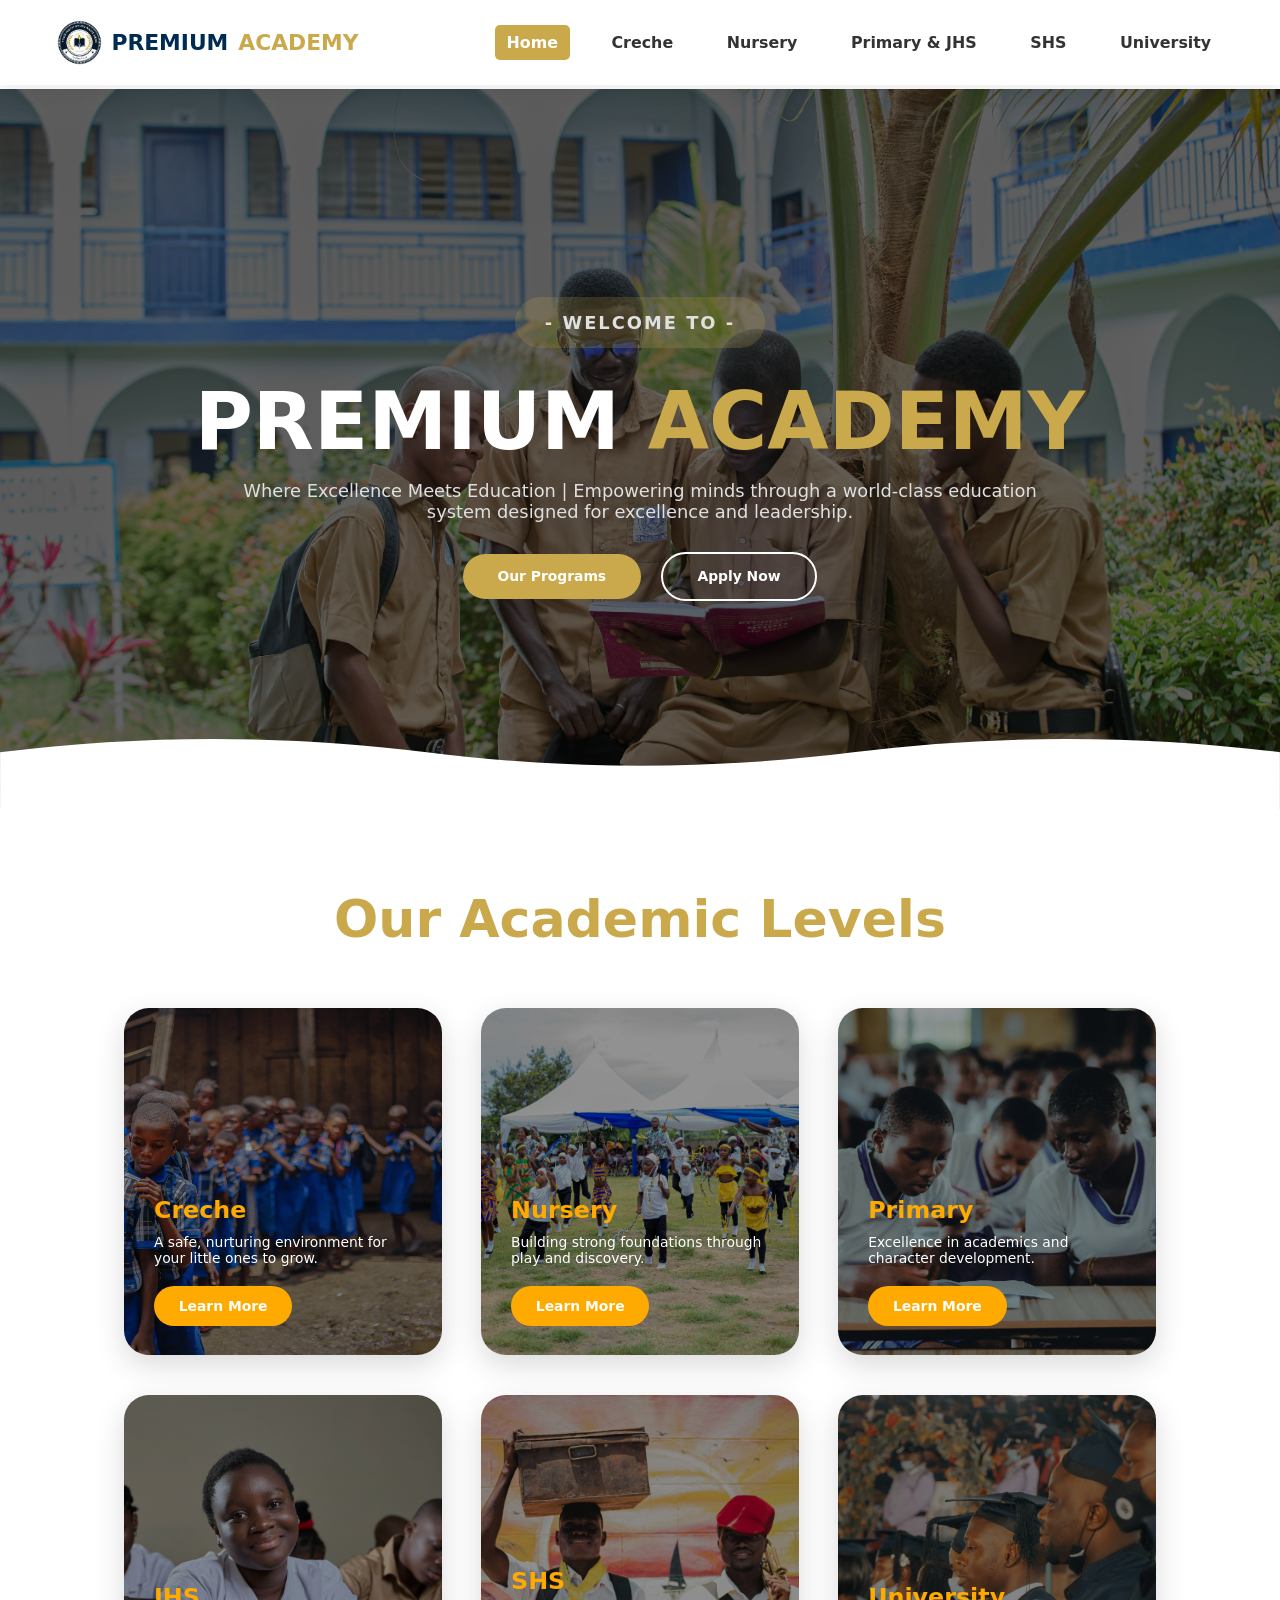
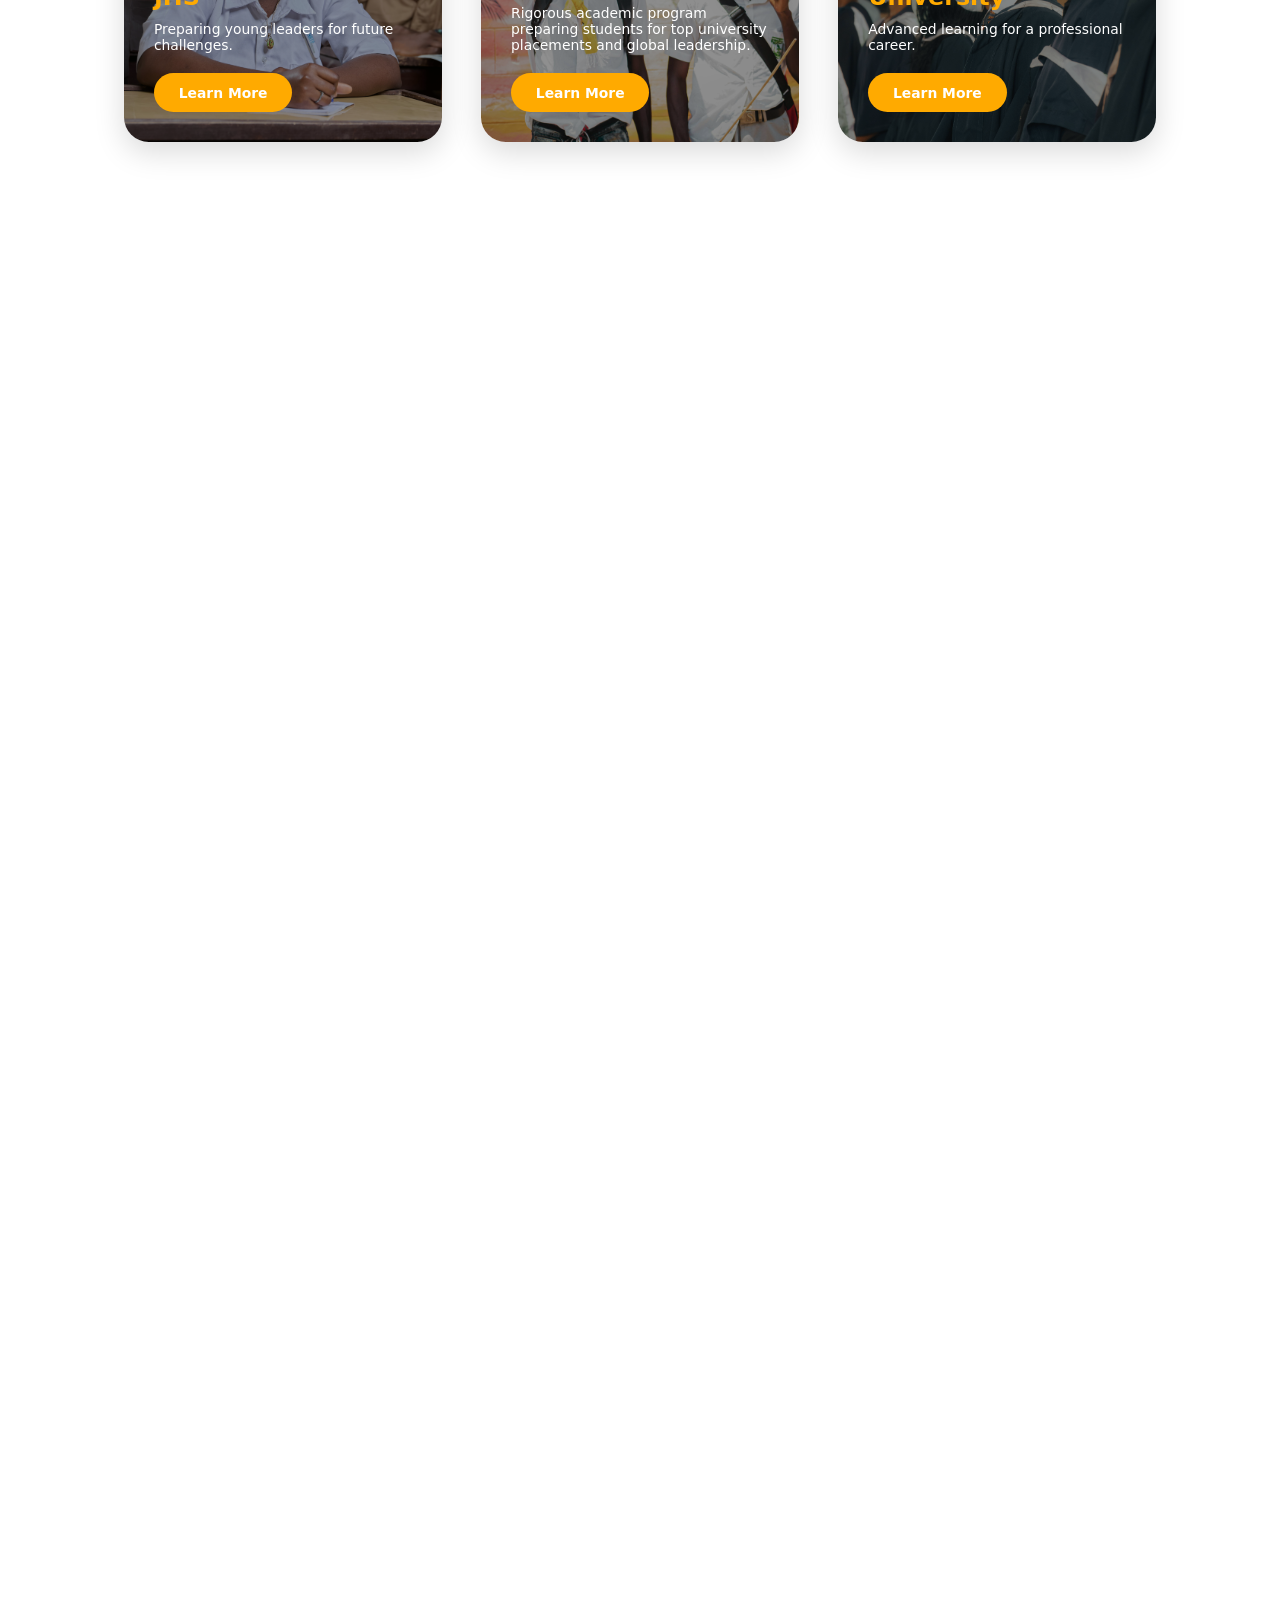
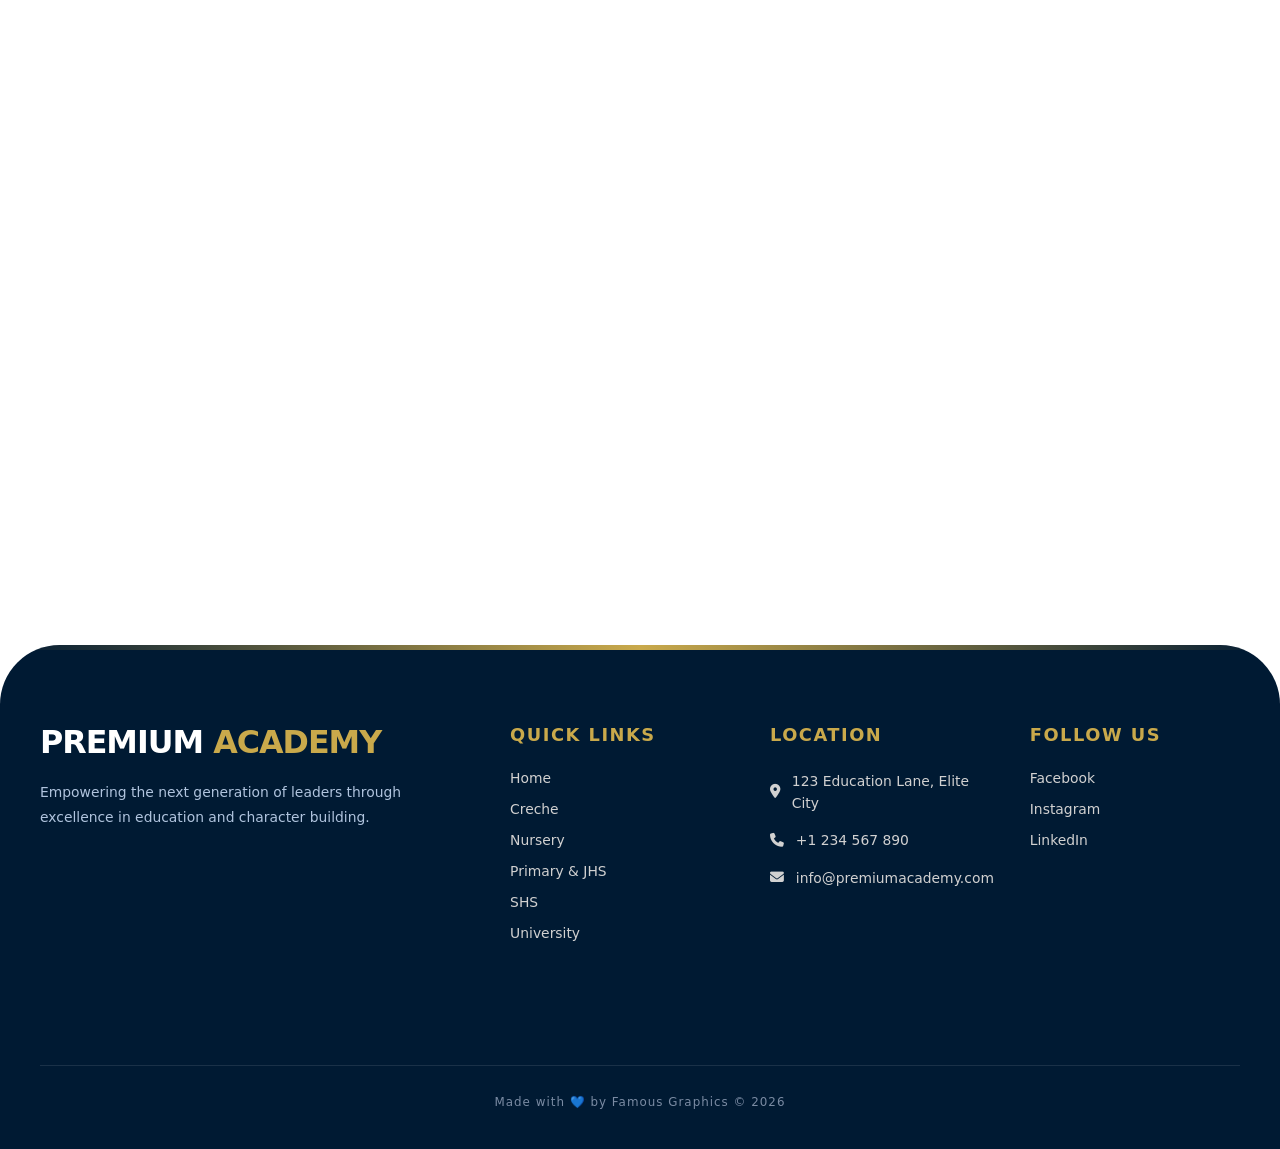
<file: index.html>
<!DOCTYPE html>
<html lang="en">
<head>
    <meta charset="UTF-8">
    <meta name="viewport" content="width=device-width, initial-scale=1.0">
    <title>PREMIUM ACADEMY | Excellence in Education</title>
    <link rel="stylesheet" href="css/global.css">
    <link rel="stylesheet" href="css/style.css">
    <link rel="stylesheet" href="https://cdnjs.cloudflare.com/ajax/libs/font-awesome/6.5.1/css/all.min.css">
</head>
<body>

    <nav>
        <div class="navItems">
            <div class="brand">
                <a href="index.html"><img src="img/logo.png" alt="Premium Academy Logo">PREMIUM <span>ACADEMY</span></a>
            </div>
            <ul id="navlinks">
                <li><a href="index.html">Home</a></li>
                <li><a href="creche.html">Creche</a></li>
                <li><a href="nursery.html">Nursery</a></li>
                <li><a href="primary.html">Primary & JHS</a></li>
                <li><a href="shs.html">SHS</a></li>
                <li><a href="university.html">University</a></li>
            </ul>
            <div id="openBtn"><img src="img/menu.png" alt="Menu"></div>
        </div>
    </nav>

    <header>
        <div class="headerContent">
            <p class="intro">- Welcome to - </p>
            <h1>PREMIUM <span>ACADEMY</span></h1>
            <p class="content">Where Excellence Meets Education | Empowering minds through a world-class education system designed for excellence and leadership.</p>
            <div class="heroBtns">
                <a href="#levels" class="btn btn1">Our Programs</a>
                <a href="#" class="btn btn2 modalTrigger">Apply Now</a>
            </div>
        </div>
    </header>

    <main>
        <div class="levels fade-in" id="levels">
            <h2>Our Academic Levels</h2>
        </div>
            <div class="allCards">
        <div class="cards">
            <div class="card1">
                <h1 class="allh1">Creche</h1>
                <p class="allp">A safe, nurturing environment for your little ones to grow.</p>
                <a href="creche.html" class="alla">Learn More</a>
            </div>
        </div>
        <div class="cards">
            <div class="card2">
                <h1 class="allh1">Nursery</h1>
                <p class="allp">Building strong foundations through play and discovery.</p>
                <a href="nursery.html" class="alla">Learn More</a>
            </div>
        </div>
        <div class="cards">
            <div class="card3">
                <h1 class="allh1">Primary</h1>
                <p class="allp">Excellence in academics and character development.</p>
                <a href="primary.html" class="alla">Learn More</a>
            </div>
        </div>
        <div class="cards">
            <div class="card4">
                <h1 class="allh1">JHS</h1>
                <p class="allp">Preparing young leaders for future challenges.</p>
                <a href="primary.html" class="alla">Learn More</a>
            </div>
        </div>
        <div class="cards">
            <div class="card5">
                <h1 class="allh1">SHS</h1>
                <p class="allp">Rigorous academic program preparing students for top university placements and global leadership.</p>
                <a href="shs.html" class="alla">Learn More</a>
            </div>
        </div>
        <div class="cards">
            <div class="card6">
                <h1 class="allh1">University</h1>
                <p class="allp">Advanced learning for a professional career.</p>
                <a href="university.html" class="alla">Learn More</a>
            </div>
        </div>
        </div>
    </main>

    <div class="second fade-in">
        <h3>Why Choose Premium Academy?</h3>
        <div class="allCards">
        <div class="secondCards">
            <p class="logo"><i class="fa-solid fa-graduation-cap"></i></p>
            <h4>Quality Education</h4>
            <p class="cardInfo">We follow international standards to ensure our students are globally competitive.</p>
        </div>
        <div class="secondCards">
            <p class="logo"><i class="fa-solid fa-microscope"></i></p>
            <h4>Modern Facilities</h4>
            <p class="cardInfo">State-of-the-art laboratories and digital classrooms for immersive learning.</p>
        </div>
        <div class="secondCards">
            <p class="logo"><i class="fa-solid fa-star"></i></p>
            <h4>Expert Faculty</h4>
            <p class="cardInfo">Dedicated and experienced educators committed to student success.</p>
        </div>
        </div>
    </div>

    <div class="parents fade-in">
        <h4>What Parents Say</h4>
        <div class="parentsCards">
            <div class="parent1">
                <p class="info">"Premium Academy has transformed my child's approach to learning. The teachers are exceptional!"</p>
                <p class="name">Sarah Johnson</p>
                <p class="title">Primary Parent</p>
            </div>
            <div class="parent1">
                <p class="info">"The facilities are world-class. I've never seen such dedication to both academics and character."</p>
                <p class="name">David Mensah</p>
                <p class="title">JHS Parent</p>
            </div>
            <div class="parent1">
                <p class="info">"A truly nurturing environment. My kids love going to school every single day."</p>
                <p class="name">Emily Chen</p>
                <p class="title">Nursery Parent</p>
            </div>
        </div>
    </div>

    <div class="newsEvents fade-in">
        <h5>Latest News & Events</h5>
        <div class="newsCards">
            <div class="newsCard">
                <img src="img/classroom.jpg" alt="Science Fair">
            <div class="newsContent">
                    <p class="newsDate">Oct 15, 2024</p>
                <h6>Annual Science & Innovation Fair</h6>
                <p class="newsText">Join us as our students showcase their ground-breaking projects and inventions.</p>
                <a href="#">Read More →</a>
            </div>
            </div>
            <div class="newsCard">
                <img src="img/stadium.jpg" alt="Sports Championship">
            <div class="newsContent">
                    <p class="newsDate">Oct 10, 2024</p>
                <h6>Inter-School Sports Championship</h6>
                <p class="newsText">Our athletes are ready to compete and show their sporting spirit this weekend.</p>
                <a href="#">Read More →</a>
            </div>
            </div>
            <div class="newsCard">
                <img src="img/classroom2.jpg" alt="Music Gala">
            <div class="newsContent">
                    <p class="newsDate">Oct 05, 2024</p>
                <h6>Creative Arts & Music Gala</h6>
                <p class="newsText">A night of celebration featuring talent from across all academic levels.</p>
                <a href="#">Read More →</a>
            </div>
            </div>
        </div>
    </div>

    <div class="modalOverlay" id="modalOverlay">
        <div class="modalBox">
            <button class="modalClose" id="modalClose">&times;</button>
            <div class="modalHeader">
                <h2>Join <span class="goldText">Premium Academy</span></h2>
                <p>Fill in your details and our admissions team will contact you within 24 hours to discuss your child's enrollment.</p>
            </div>
            <form class="modalForm" id="modalForm">
                <div class="formRow">
                    <div class="formGroup">
                        <label for="formName">Full Name *</label>
                        <input type="text" id="formName" name="name" placeholder="Enter your full name" required>
                    </div>
                    <div class="formGroup">
                        <label for="formEmail">Email Address *</label>
                        <input type="email" id="formEmail" name="email" placeholder="Enter your email address" required>
                    </div>
                </div>
                <div class="formRow">
                    <div class="formGroup">
                        <label for="formPhone">Phone Number *</label>
                        <input type="tel" id="formPhone" name="phone" placeholder="Enter your phone number" required>
                    </div>
                    <div class="formGroup">
                        <label for="formChild">Child's Name</label>
                        <input type="text" id="formChild" name="child" placeholder="Enter your child's full name">
                    </div>
                </div>
                <div class="formGroup">
                    <label for="formProgram">Level of Interest *</label>
                    <select id="formProgram" name="program" required>
                        <option value="">Select a level</option>
                        <option value="Creche">Creche (6 months - 3 years)</option>
                        <option value="Nursery">Nursery (3 - 5 years)</option>
                        <option value="Primary">Primary (5 - 11 years)</option>
                        <option value="JHS">JHS (11 - 14 years)</option>
                        <option value="SHS">SHS (15 - 18 years)</option>
                        <option value="University">University (18+ years)</option>
                    </select>
                </div>
                <div class="formGroup">
                    <label for="formMessage">Message</label>
                    <textarea id="formMessage" name="message" placeholder="Tell us about your child, any special requirements, or questions you may have..." rows="4"></textarea>
                </div>
                <div class="formGroup checkboxGroup">
                    <input type="checkbox" id="formConsent" name="consent" required>
                    <label for="formConsent">I consent to Premium Academy processing my data for admissions purposes. *</label>
                </div>
                <button type="submit" class="formSubmit">Submit Enquiry</button>
            </form>
            <div class="modalFooter">
                <p>Alternatively, call us on <strong><i class="fa-solid fa-phone"></i> +1 234 567 890</strong> or visit our campus</p>
            </div>
        </div>
    </div>

    <footer>
        <div class="footerInfo">
            <div class="brandName">
                <h1>PREMIUM <span>ACADEMY</span></h1>
                <p>Empowering the next generation of leaders through excellence in education and character building.</p>
            </div>

            <div class="links">
                <h2>Quick Links</h2>
                <ul>
                    <li><a href="index.html">Home</a></li>
                    <li><a href="creche.html">Creche</a></li>
                    <li><a href="nursery.html">Nursery</a></li>
                    <li><a href="primary.html">Primary & JHS</a></li>
                    <li><a href="shs.html">SHS</a></li>
                    <li><a href="university.html">University</a></li>
                </ul>
            </div>

            <div class="contact">
                <h3>Location</h3>
                <p class="location"><i class="fa-solid fa-location-dot"></i> 123 Education Lane, Elite City</p>
                <p class="call"><i class="fa-solid fa-phone"></i> +1 234 567 890</p>
                <p><i class="fa-solid fa-envelope"></i> info@premiumacademy.com</p>
            </div>

            <div class="socialMedia">
                <h4>Follow Us</h4>
                <a href="#">Facebook</a>
                <a href="#">Instagram</a>
                <a href="#">LinkedIn</a>
            </div>
            <p>Made with 💙  by Famous Graphics &copy; <span id="footerDate"></span></p>
        </div>
    </footer>

    <script src="js/script.js"></script>
</body>
</html>
</file>
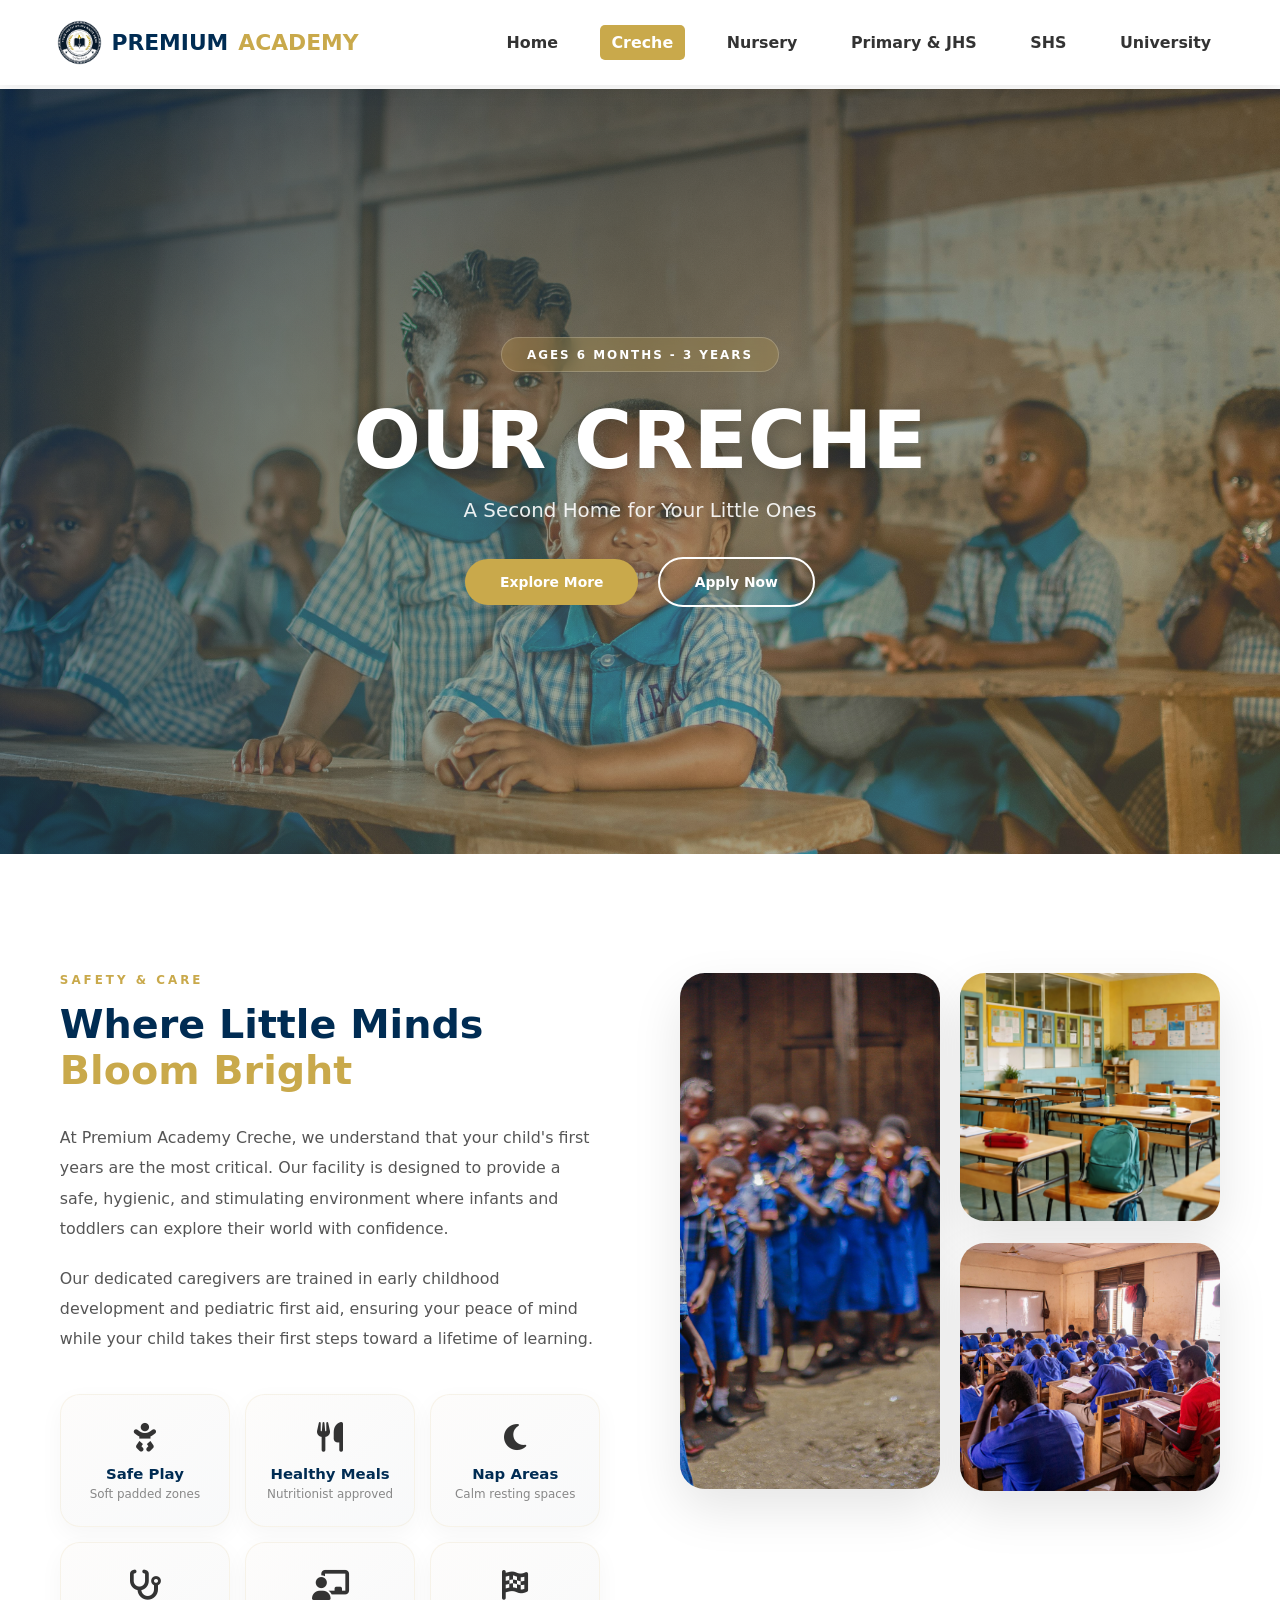
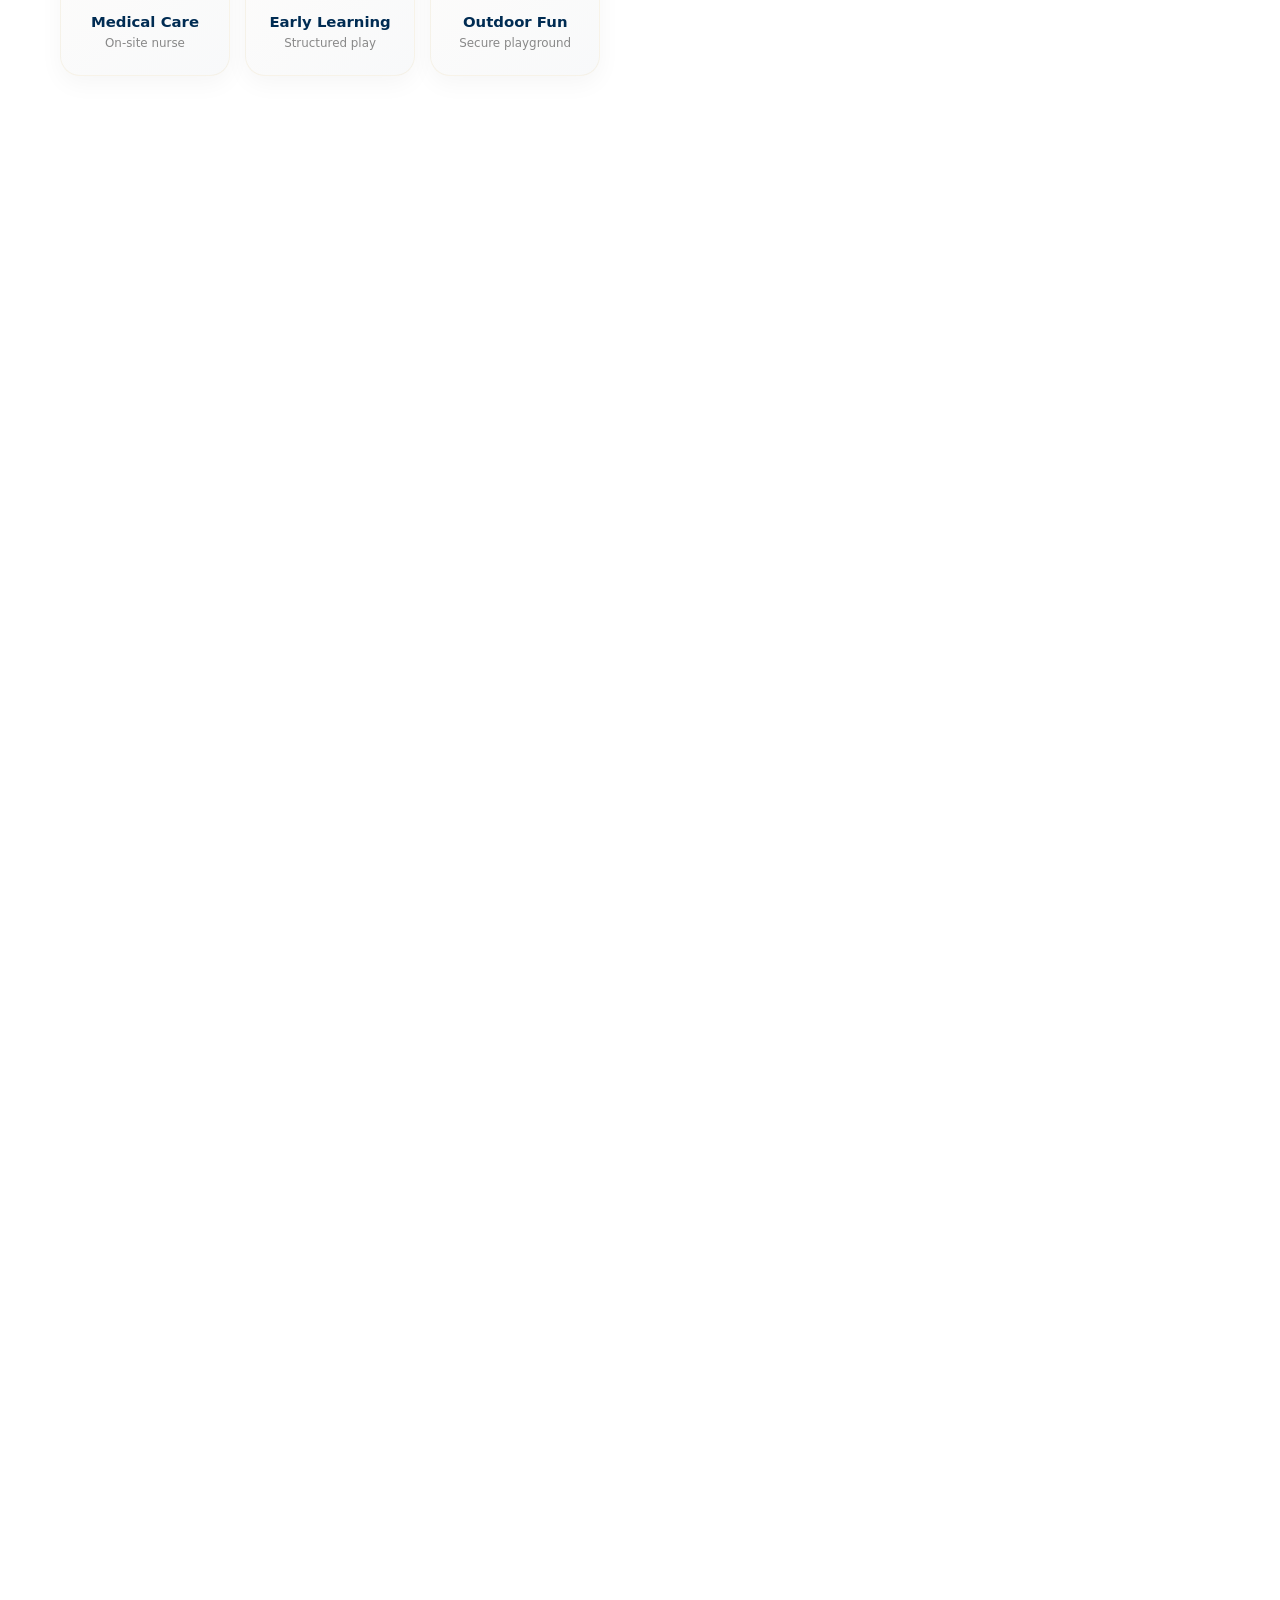
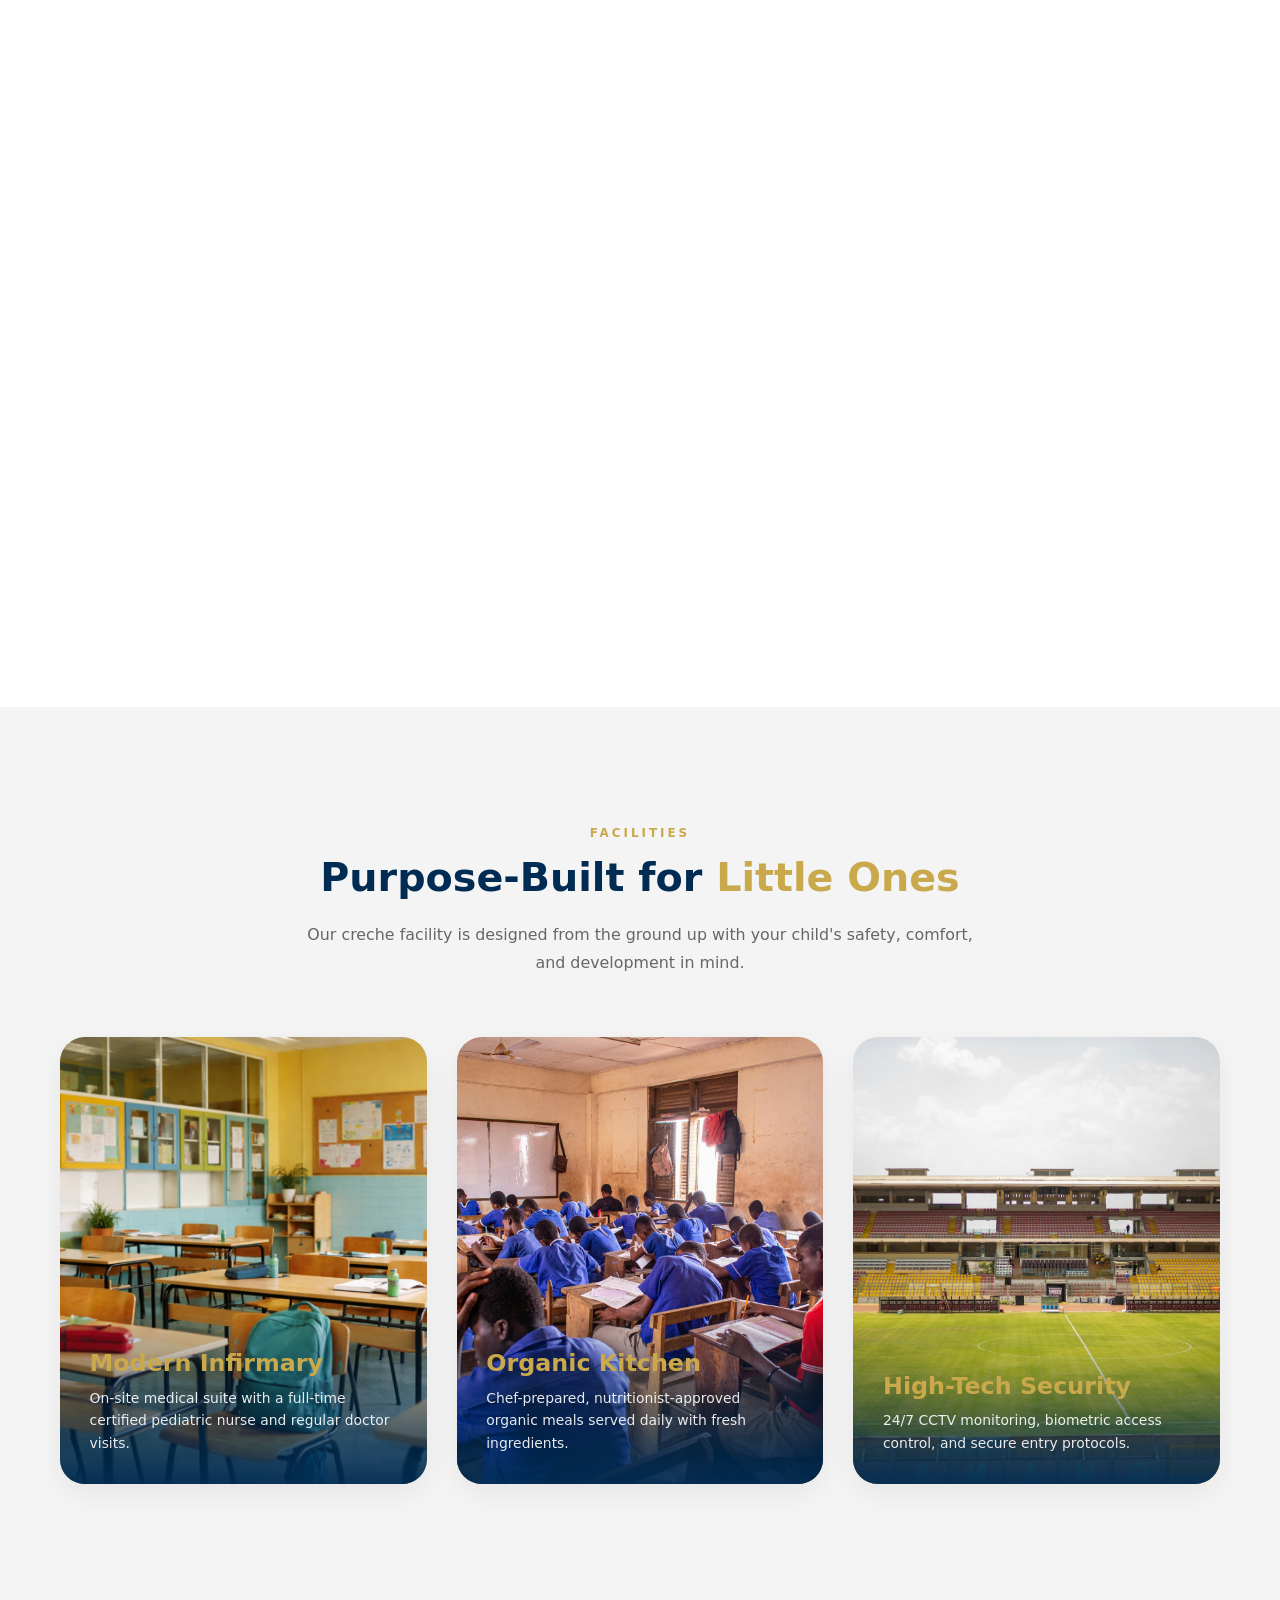
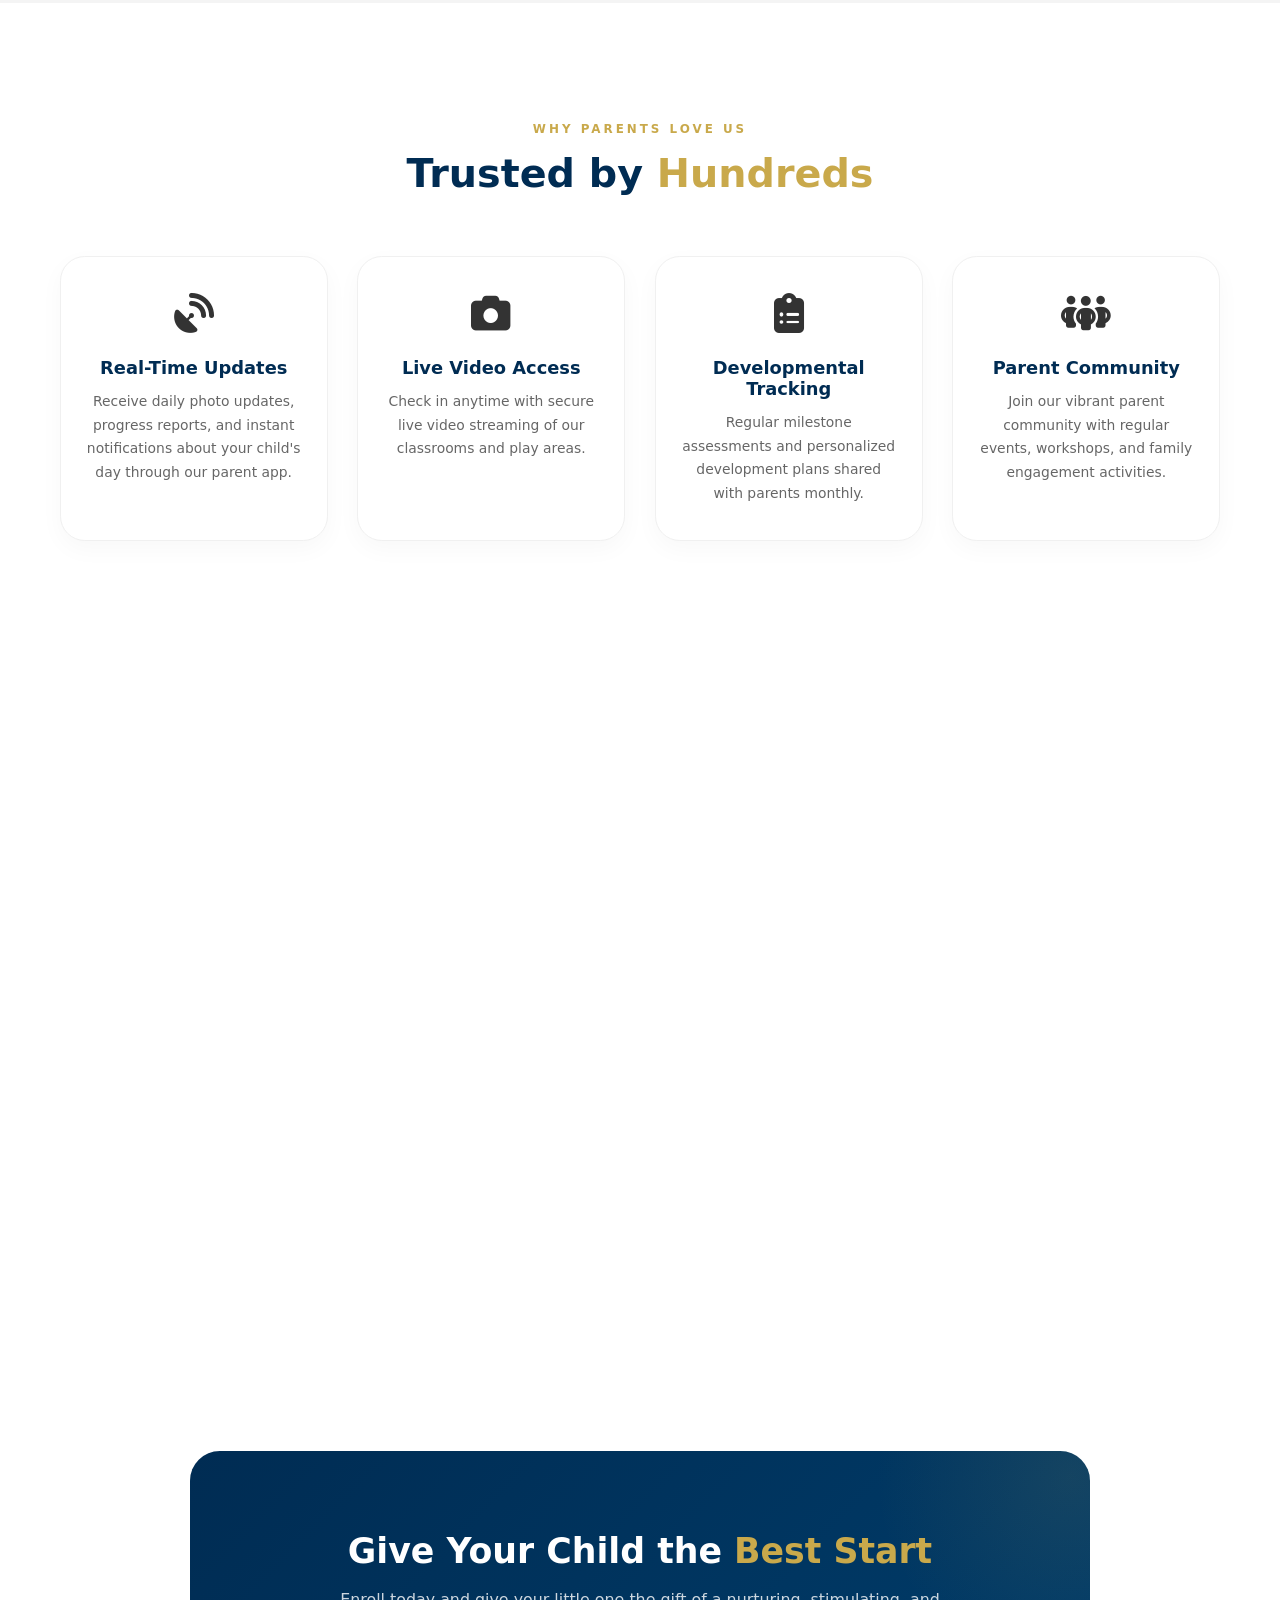
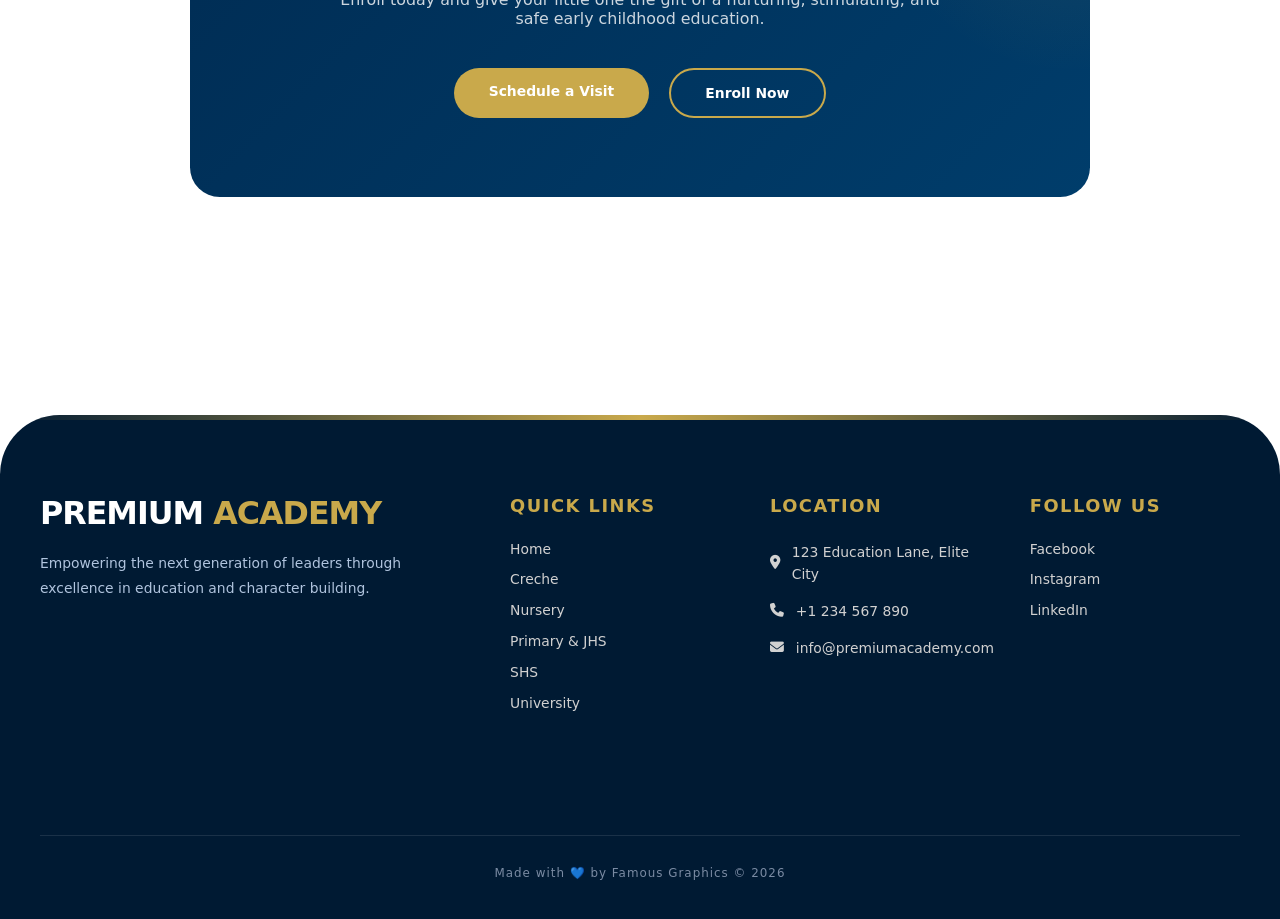
<file: creche.html>
<!DOCTYPE html>
<html lang="en">
<head>
    <meta charset="UTF-8">
    <meta name="viewport" content="width=device-width, initial-scale=1.0">
    <title>PREMIUM ACADEMY | Creche - A Second Home for Your Little Ones</title>
    <link rel="stylesheet" href="css/global.css">
    <link rel="stylesheet" href="css/creche.css">
    <link rel="icon" type="image/x-icon" href="img/logo.png">
    <link rel="stylesheet" href="https://cdnjs.cloudflare.com/ajax/libs/font-awesome/6.5.1/css/all.min.css">
</head>
<body>

    <nav>
        <div class="navItems">
            <div class="brand">
                <a href="index.html"><img src="img/logo.png" alt="Premium Academy Logo">PREMIUM <span>ACADEMY</span></a>
            </div>
            <ul id="navlinks">
                <li><a href="index.html">Home</a></li>
                <li><a href="creche.html">Creche</a></li>
                <li><a href="nursery.html">Nursery</a></li>
                <li><a href="primary.html">Primary & JHS</a></li>
                <li><a href="shs.html">SHS</a></li>
                <li><a href="university.html">University</a></li>
            </ul>
            <div id="openBtn"><img src="img/menu.png" alt="Menu"></div>
        </div>
    </nav>

    <header class="crecheHero">
        <div class="heroContent">
            <span class="heroBadge">Ages 6 Months - 3 Years</span>
            <h1>Our Creche</h1>
            <p>A Second Home for Your Little Ones</p>
            <div class="heroBtns">
                <a href="#overview" class="mainBtn">Explore More</a>
                <a href="#" class="secBtn modalTrigger">Apply Now</a>
            </div>
        </div>
    </header>

    <main>
        <section class="overview fade-in" id="overview">
            <div class="container">
                <div class="overviewGrid">
                    <div class="overviewText">
                        <span class="sectionLabel">Safety & Care</span>
                        <h2>Where Little Minds <span class="goldText">Bloom Bright</span></h2>
                        <p>At Premium Academy Creche, we understand that your child's first years are the most critical. Our facility is designed to provide a safe, hygienic, and stimulating environment where infants and toddlers can explore their world with confidence.</p>
                        <p>Our dedicated caregivers are trained in early childhood development and pediatric first aid, ensuring your peace of mind while your child takes their first steps toward a lifetime of learning.</p>
                        <div class="careGrid">
                            <div class="careCard">
                                <span class="careIcon"><i class="fa-solid fa-baby"></i></span>
                                <h4>Safe Play</h4>
                                <p>Soft padded zones</p>
                            </div>
                            <div class="careCard">
                                <span class="careIcon"><i class="fa-solid fa-utensils"></i></span>
                                <h4>Healthy Meals</h4>
                                <p>Nutritionist approved</p>
                            </div>
                            <div class="careCard">
                                <span class="careIcon"><i class="fa-solid fa-moon"></i></span>
                                <h4>Nap Areas</h4>
                                <p>Calm resting spaces</p>
                            </div>
                            <div class="careCard">
                                <span class="careIcon"><i class="fa-solid fa-stethoscope"></i></span>
                                <h4>Medical Care</h4>
                                <p>On-site nurse</p>
                            </div>
                            <div class="careCard">
                                <span class="careIcon"><i class="fa-solid fa-chalkboard-user"></i></span>
                                <h4>Early Learning</h4>
                                <p>Structured play</p>
                            </div>
                            <div class="careCard">
                                <span class="careIcon"><i class="fa-solid fa-flag-checkered"></i></span>
                                <h4>Outdoor Fun</h4>
                                <p>Secure playground</p>
                            </div>
                        </div>
                    </div>
                    <div class="overviewImages">
                        <div class="imageMain">
                            <img src="img/creceh.jpg" alt="Safe and stimulating environment for kids">
                        </div>
                        <div class="imageSub">
                            <img src="img/classroom.jpg" alt="Happy toddlers learning together">
                        </div>
                        <div class="imageSub">
                            <img src="img/classroom2.jpg" alt="Focused play and development">
                        </div>
                    </div>
                </div>
            </div>
        </section>

        <section class="statsSection fade-in">
            <div class="statsGrid">
                <div class="statItem">
                    <span class="statNumber" data-count="6">6</span>
                    <span class="statLabel">Months Minimum Age</span>
                </div>
                <div class="statItem">
                    <span class="statNumber">1:4</span>
                    <span class="statLabel">Caregiver Ratio</span>
                </div>
                <div class="statItem">
                    <span class="statNumber">100%</span>
                    <span class="statLabel">Parent Satisfaction</span>
                </div>
                <div class="statItem">
                    <span class="statNumber">24/7</span>
                    <span class="statLabel">CCTV Monitoring</span>
                </div>
            </div>
        </section>

        <section class="curriculum fade-in">
            <div class="container">
                <div class="sectionHeader">
                    <span class="sectionLabel">Our Approach</span>
                    <h2>Play-Based <span class="goldText">Curriculum</span></h2>
                    <p>Our play-based curriculum focuses on holistic development, combining sensory exploration, motor skills, and early learning foundations for every child.</p>
                </div>
                <div class="curriculumGrid">
                    <div class="currCard">
                        <div class="currIconWrap">
                            <span class="currIcon"><i class="fa-solid fa-brain"></i></span>
                        </div>
                        <h3>Cognitive Development</h3>
                        <p>Problem-solving, memory games, and basic concepts through interactive play and guided discovery.</p>
                    </div>
                    <div class="currCard">
                        <div class="currIconWrap">
                            <span class="currIcon"><i class="fa-solid fa-dumbbell"></i></span>
                        </div>
                        <h3>Physical Development</h3>
                        <p>Gross and fine motor skills through movement activities, sensory play, and outdoor exploration.</p>
                    </div>
                    <div class="currCard">
                        <div class="currIconWrap">
                            <span class="currIcon"><i class="fa-solid fa-palette"></i></span>
                        </div>
                        <h3>Creative Expression</h3>
                        <p>Art, music, and imaginative play to foster creativity, self-expression, and confidence.</p>
                    </div>
                    <div class="currCard">
                        <div class="currIconWrap">
                            <span class="currIcon"><i class="fa-solid fa-handshake"></i></span>
                        </div>
                        <h3>Social Skills</h3>
                        <p>Group activities and peer interaction to build communication, empathy, and sharing habits.</p>
                    </div>
                    <div class="currCard">
                        <div class="currIconWrap">
                            <span class="currIcon"><i class="fa-solid fa-seedling"></i></span>
                        </div>
                        <h3>Emotional Growth</h3>
                        <p>Building confidence, independence, and emotional awareness in a nurturing environment.</p>
                    </div>
                    <div class="currCard">
                        <div class="currIconWrap">
                            <span class="currIcon"><i class="fa-solid fa-book-open"></i></span>
                        </div>
                        <h3>Language Development</h3>
                        <p>Storytelling, songs, rhymes, and basic vocabulary building for early communication skills.</p>
                    </div>
                </div>
            </div>
        </section>

        <section class="timetable fade-in">
            <div class="container">
                <div class="sectionHeader">
                    <span class="sectionLabel">Daily Routine</span>
                    <h2>Our <span class="goldText">Daily Schedule</span></h2>
                    <p>Each day is thoughtfully structured to balance learning, play, rest, and nutrition for optimal development.</p>
                </div>
                <div class="tablesGrid">
                    <div class="tableCard">
                        <span class="timeBadge">8:00 AM</span>
                        <div class="tableContent">
                            <h3>Welcome & Free Play</h3>
                            <p>Children arrive and engage in unstructured play to ease into the day with familiar friends.</p>
                            <span class="activityTag">Arrival</span>
                        </div>
                    </div>
                    <div class="tableCard">
                        <span class="timeBadge">9:00 AM</span>
                        <div class="tableContent">
                            <h3>Circle Time</h3>
                            <p>Group activities including songs, stories, weather chat, and basic learning concepts.</p>
                            <span class="activityTag">Learning</span>
                        </div>
                    </div>
                    <div class="tableCard">
                        <span class="timeBadge">10:00 AM</span>
                        <div class="tableContent">
                            <h3>Snack Time</h3>
                            <p>Healthy organic snacks served family-style to encourage social interaction and good habits.</p>
                            <span class="activityTag">Nutrition</span>
                        </div>
                    </div>
                    <div class="tableCard">
                        <span class="timeBadge">10:30 AM</span>
                        <div class="tableContent">
                            <h3>Outdoor Play</h3>
                            <p>Physical activities and exploration in our safe, shaded outdoor play area.</p>
                            <span class="activityTag">Exercise</span>
                        </div>
                    </div>
                    <div class="tableCard">
                        <span class="timeBadge">11:30 AM</span>
                        <div class="tableContent">
                            <h3>Arts & Crafts</h3>
                            <p>Creative activities including painting, modeling, and sensory bins for fine motor development.</p>
                            <span class="activityTag">Creativity</span>
                        </div>
                    </div>
                    <div class="tableCard">
                        <span class="timeBadge">12:30 PM</span>
                        <div class="tableContent">
                            <h3>Lunch & Nap</h3>
                            <p>Nutritious meals followed by supervised rest time in our calm nap room.</p>
                            <span class="activityTag">Rest</span>
                        </div>
                    </div>
                    <div class="tableCard">
                        <span class="timeBadge">2:00 PM</span>
                        <div class="tableContent">
                            <h3>Sensory Play</h3>
                            <p>Water, sand, and texture activities that stimulate the senses and encourage discovery.</p>
                            <span class="activityTag">Discovery</span>
                        </div>
                    </div>
                    <div class="tableCard">
                        <span class="timeBadge">3:00 PM</span>
                        <div class="tableContent">
                            <h3>Pick-Up & Goodbye</h3>
                            <p>End-of-day wrap-up with storytelling, then a smooth handover to parents.</p>
                            <span class="activityTag">Departure</span>
                        </div>
                    </div>
                </div>
            </div>
        </section>

        <section class="facilities fade-in">
            <div class="container">
                <div class="sectionHeader">
                    <span class="sectionLabel">Facilities</span>
                    <h2>Purpose-Built for <span class="goldText">Little Ones</span></h2>
                    <p>Our creche facility is designed from the ground up with your child's safety, comfort, and development in mind.</p>
                </div>
                <div class="facilityGrid">
                    <div class="facilityCard">
                        <img src="img/classroom.jpg" alt="Modern Infirmary">
                        <div class="facilityOverlay">
                            <h3>Modern Infirmary</h3>
                            <p>On-site medical suite with a full-time certified pediatric nurse and regular doctor visits.</p>
                        </div>
                    </div>
                    <div class="facilityCard">
                        <img src="img/classroom2.jpg" alt="Organic Kitchen">
                        <div class="facilityOverlay">
                            <h3>Organic Kitchen</h3>
                            <p>Chef-prepared, nutritionist-approved organic meals served daily with fresh ingredients.</p>
                        </div>
                    </div>
                    <div class="facilityCard">
                        <img src="img/stadium.jpg" alt="High-Tech Security">
                        <div class="facilityOverlay">
                            <h3>High-Tech Security</h3>
                            <p>24/7 CCTV monitoring, biometric access control, and secure entry protocols.</p>
                        </div>
                    </div>
                </div>
            </div>
        </section>

        <section class="whyLove fade-in">
            <div class="container">
                <div class="sectionHeader">
                    <span class="sectionLabel">Why Parents Love Us</span>
                    <h2>Trusted by <span class="goldText">Hundreds</span></h2>
                </div>
                <div class="loveGrid">
                    <div class="loveCard">
                        <span class="loveIcon"><i class="fa-solid fa-satellite-dish"></i></span>
                        <h3>Real-Time Updates</h3>
                        <p>Receive daily photo updates, progress reports, and instant notifications about your child's day through our parent app.</p>
                    </div>
                    <div class="loveCard">
                        <span class="loveIcon"><i class="fa-solid fa-camera"></i></span>
                        <h3>Live Video Access</h3>
                        <p>Check in anytime with secure live video streaming of our classrooms and play areas.</p>
                    </div>
                    <div class="loveCard">
                        <span class="loveIcon"><i class="fa-solid fa-clipboard-list"></i></span>
                        <h3>Developmental Tracking</h3>
                        <p>Regular milestone assessments and personalized development plans shared with parents monthly.</p>
                    </div>
                    <div class="loveCard">
                        <span class="loveIcon"><i class="fa-solid fa-people-group"></i></span>
                        <h3>Parent Community</h3>
                        <p>Join our vibrant parent community with regular events, workshops, and family engagement activities.</p>
                    </div>
                </div>
            </div>
        </section>

        <section class="testimonials fade-in">
            <div class="container">
                <div class="sectionHeader">
                    <span class="sectionLabel">Testimonials</span>
                    <h2>What Our <span class="goldText">Parents Say</span></h2>
                </div>
                <div class="testimonialsGrid">
                    <div class="testimonialCard">
                        <div class="quoteIcon">&ldquo;</div>
                        <p class="testimonialText">Premium Academy has been a blessing for our family. The care our daughter receives is unparalleled. She has grown so much socially and emotionally since joining.</p>
                        <div class="testimonialAuthor">
                            <div class="authorInfo">
                                <h4>Mrs. Ama Mensah</h4>
                                <span>Mother of 2-year-old</span>
                            </div>
                        </div>
                    </div>
                    <div class="testimonialCard">
                        <div class="quoteIcon">&ldquo;</div>
                        <p class="testimonialText">The facilities are cleaner and more secure than any other creche I visited. The daily updates and live video access give us complete peace of mind every single day.</p>
                        <div class="testimonialAuthor">
                            <div class="authorInfo">
                                <h4>Mr. Kofi Owusu</h4>
                                <span>Father of 18-month-old</span>
                            </div>
                        </div>
                    </div>
                    <div class="testimonialCard">
                        <div class="quoteIcon">&ldquo;</div>
                        <p class="testimonialText">What sets Premium Academy apart is the genuine love the caregivers show. Our son asks to go to school on weekends. That says everything we need to know.</p>
                        <div class="testimonialAuthor">
                            <div class="authorInfo">
                                <h4>Dr. Nana Addo</h4>
                                <span>Mother of 3-year-old</span>
                            </div>
                        </div>
                    </div>
                </div>
            </div>
        </section>

        <section class="ctaSection fade-in">
            <div class="container">
                <div class="ctaBox">
                    <h2>Give Your Child the <span class="goldText">Best Start</span></h2>
                    <p>Enroll today and give your little one the gift of a nurturing, stimulating, and safe early childhood education.</p>
                    <div class="ctaBtns">
                            <a href="#" class="mainBtn modalTrigger">Schedule a Visit</a>
                            <a href="#" class="secBtn modalTrigger">Enroll Now</a>
                    </div>
                </div>
            </div>
        </section>
    </main>

    <div class="modalOverlay" id="modalOverlay">
        <div class="modalBox">
            <button class="modalClose" id="modalClose">&times;</button>
            <div class="modalHeader">
                <h2>Enroll at Our <span class="goldText">Creche</span></h2>
                <p>Fill in your details and our admissions team will contact you within 24 hours to discuss your child's enrollment.</p>
            </div>
            <form class="modalForm" id="modalForm">
                <div class="formRow">
                    <div class="formGroup">
                        <label for="formName">Full Name *</label>
                        <input type="text" id="formName" name="name" placeholder="Enter your full name" required>
                    </div>
                    <div class="formGroup">
                        <label for="formEmail">Email Address *</label>
                        <input type="email" id="formEmail" name="email" placeholder="Enter your email address" required>
                    </div>
                </div>
                <div class="formRow">
                    <div class="formGroup">
                        <label for="formPhone">Phone Number *</label>
                        <input type="tel" id="formPhone" name="phone" placeholder="Enter your phone number" required>
                    </div>
                    <div class="formGroup">
                        <label for="formChild">Child's Name</label>
                        <input type="text" id="formChild" name="child" placeholder="Enter your child's full name">
                    </div>
                </div>
                <div class="formGroup">
                    <label for="formProgram">Program of Interest *</label>
                    <select id="formProgram" name="program" required>
                        <option value="">Select a program</option>
                        <option value="Creche Full-Time">Creche Full-Time (6 months - 3 years)</option>
                        <option value="Creche Part-Time">Creche Part-Time</option>
                        <option value="Creche After-School">Creche After-School Care</option>
                        <option value="Other">Other</option>
                    </select>
                </div>
                <div class="formGroup">
                    <label for="formMessage">Message</label>
                    <textarea id="formMessage" name="message" placeholder="Tell us about your child, any special requirements, or questions you may have..." rows="4"></textarea>
                </div>
                <div class="formGroup checkboxGroup">
                    <input type="checkbox" id="formConsent" name="consent" required>
                    <label for="formConsent">I consent to Premium Academy processing my data for admissions purposes. *</label>
                </div>
                <button type="submit" class="formSubmit">Submit Enquiry</button>
            </form>
            <div class="modalFooter">
                <p>Alternatively, call us on <strong><i class="fa-solid fa-phone"></i> +1 234 567 890</strong> or visit our campus</p>
            </div>
        </div>
    </div>

    <footer>
        <div class="footerInfo">
            <div class="brandName">
                <h1>PREMIUM <span>ACADEMY</span></h1>
                <p>Empowering the next generation of leaders through excellence in education and character building.</p>
            </div>
            <div class="links">
                <h2>Quick Links</h2>
                <ul>
                    <li><a href="index.html">Home</a></li>
                    <li><a href="creche.html">Creche</a></li>
                    <li><a href="nursery.html">Nursery</a></li>
                    <li><a href="primary.html">Primary & JHS</a></li>
                    <li><a href="shs.html">SHS</a></li>
                    <li><a href="university.html">University</a></li>
                </ul>
            </div>
            <div class="contact">
                <h3>Location</h3>
                <p class="location"><i class="fa-solid fa-location-dot"></i> 123 Education Lane, Elite City</p>
                <p class="call"><i class="fa-solid fa-phone"></i> +1 234 567 890</p>
                <p><i class="fa-solid fa-envelope"></i> info@premiumacademy.com</p>
            </div>
            <div class="socialMedia">
                <h4>Follow Us</h4>
                <a href="#">Facebook</a>
                <a href="#">Instagram</a>
                <a href="#">LinkedIn</a>
            </div>
            <p>Made with 💙  by Famous Graphics &copy; <span id="footerDate"></span></p>
        </div>
    </footer>

    <script src="js/script.js"></script>
</body>
</html>
</file>
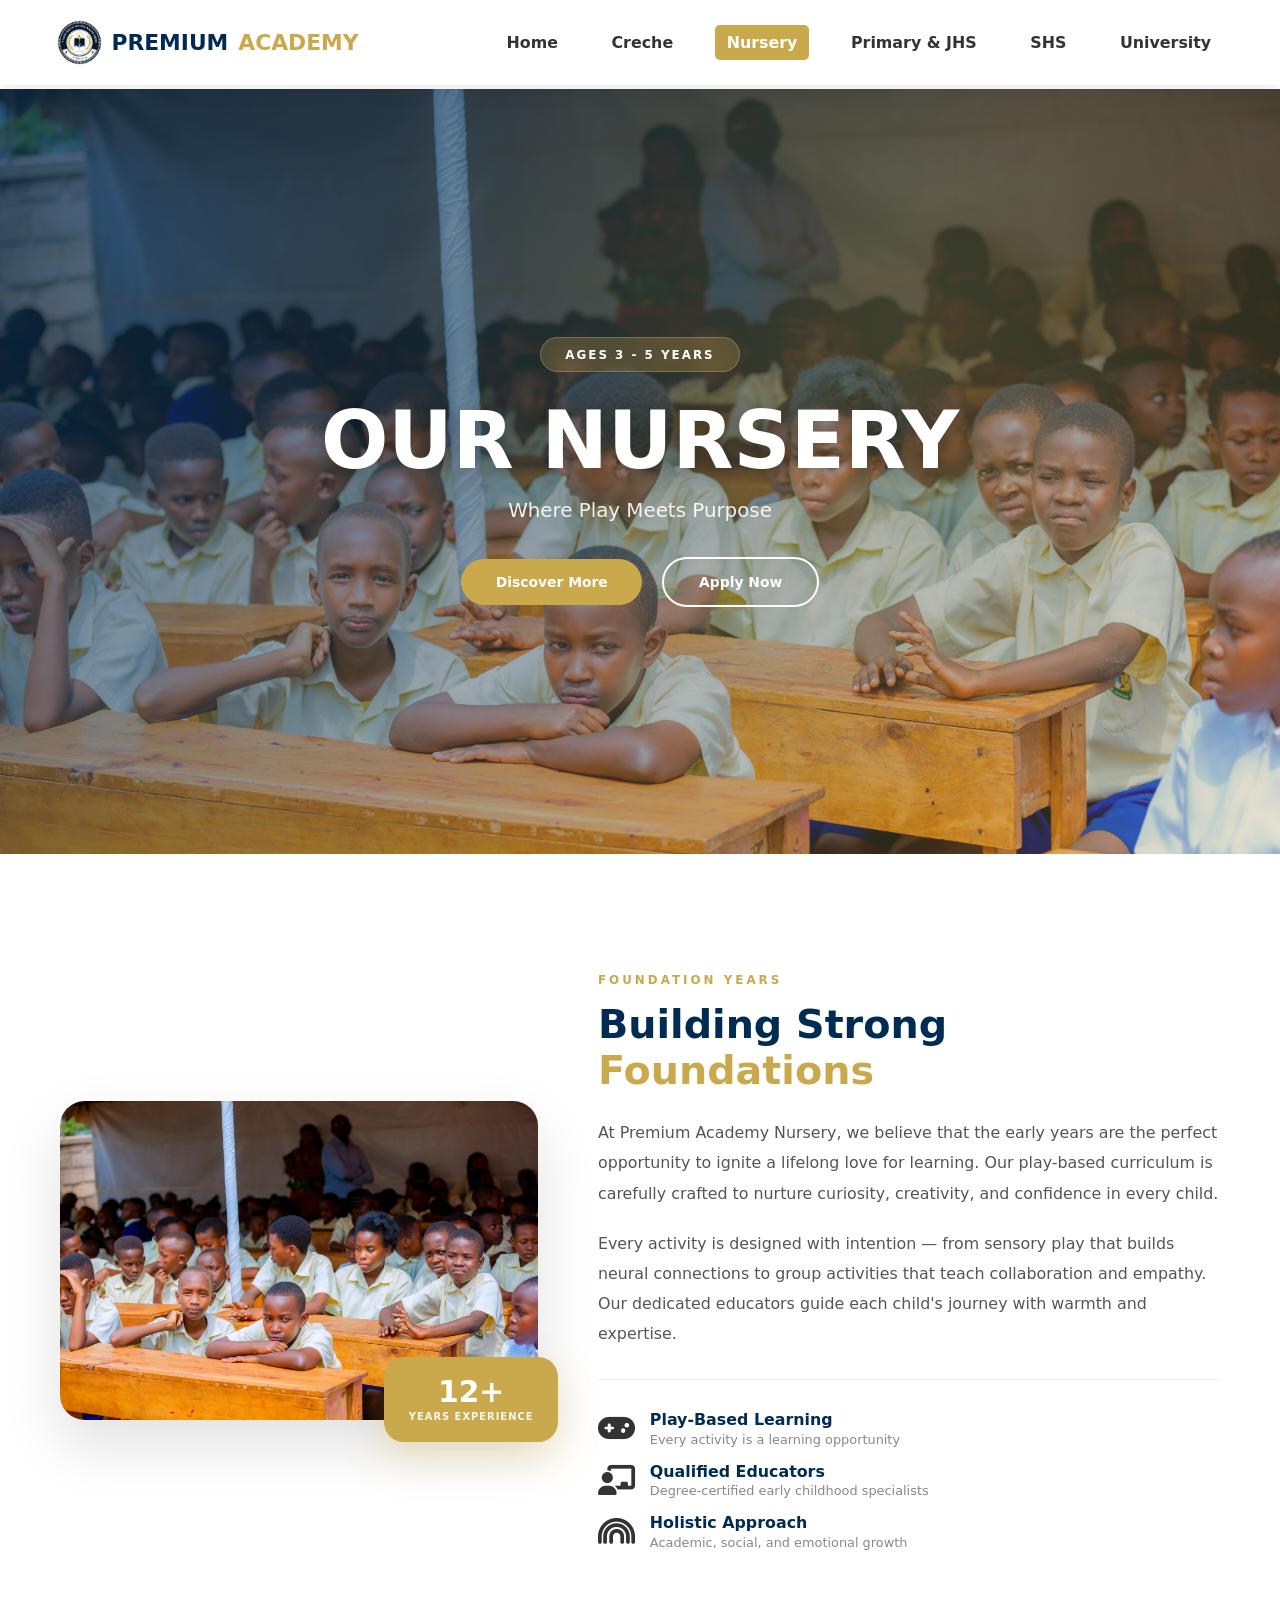
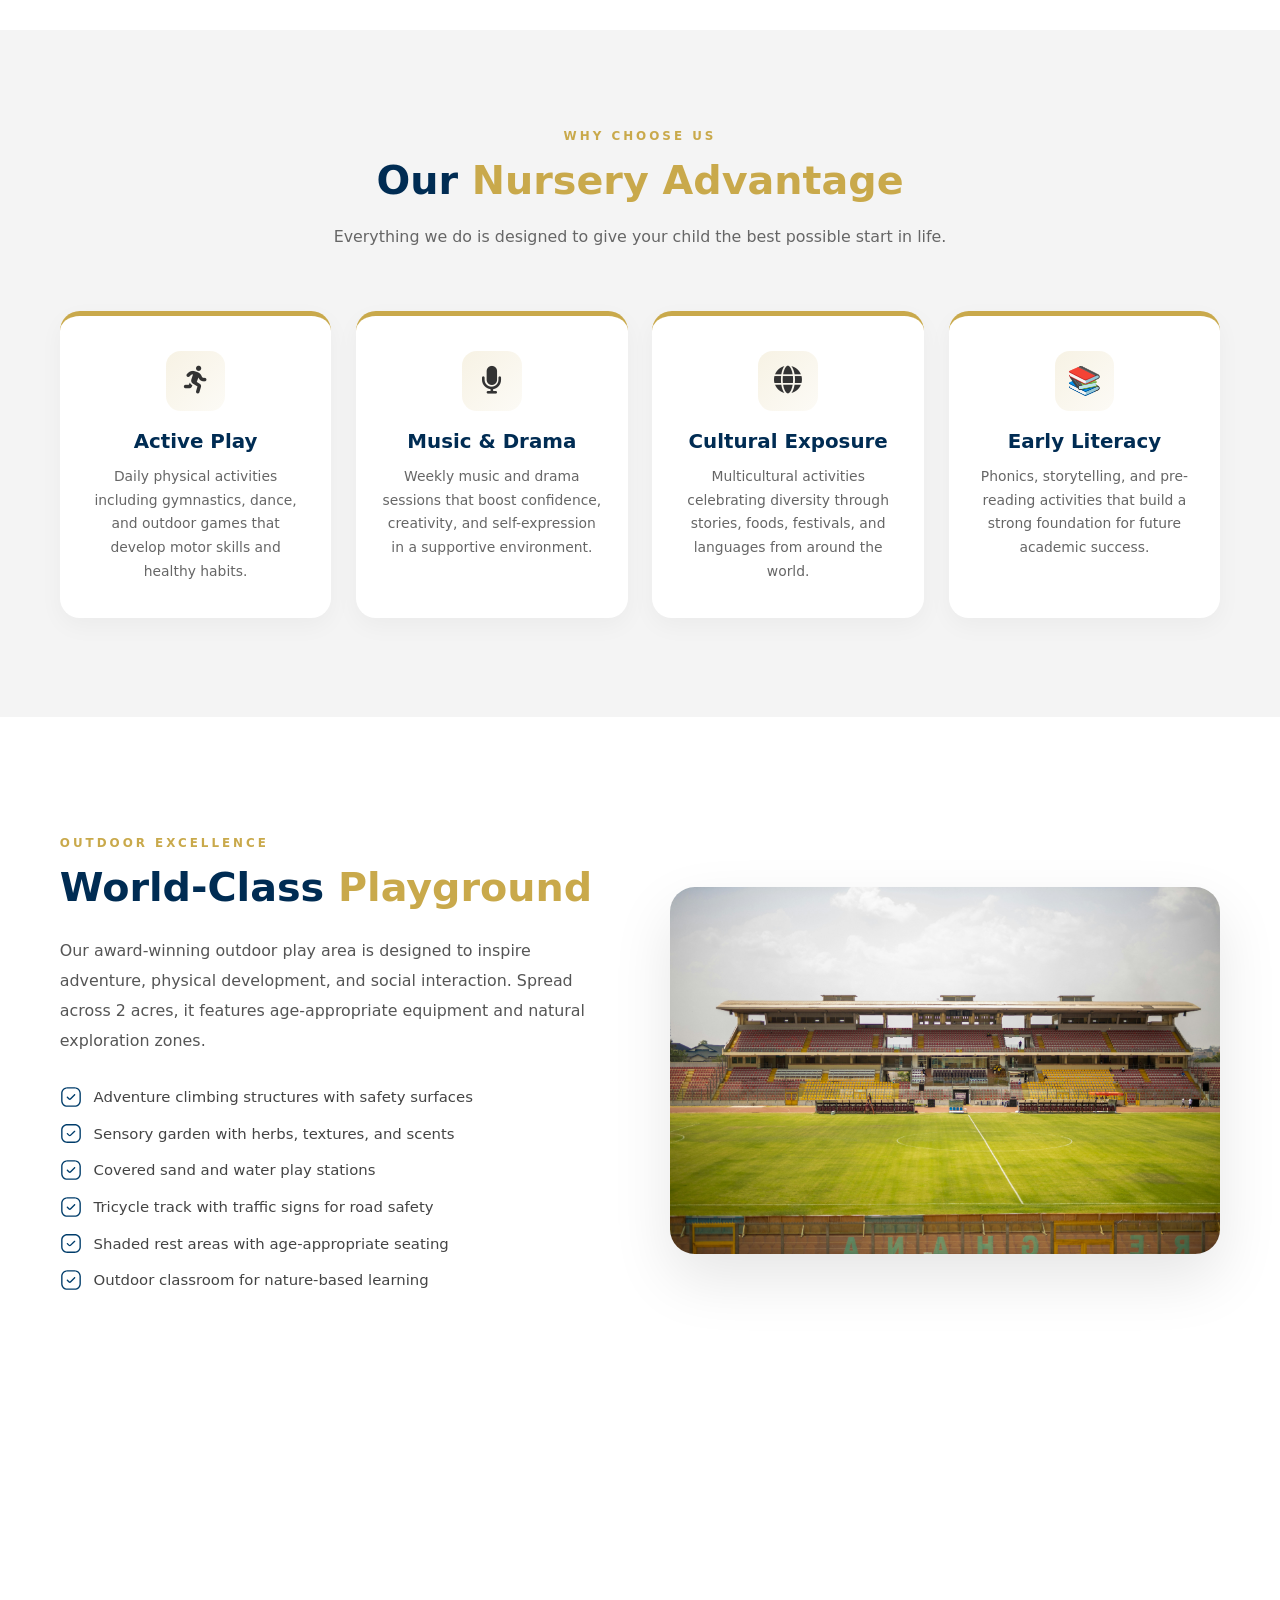
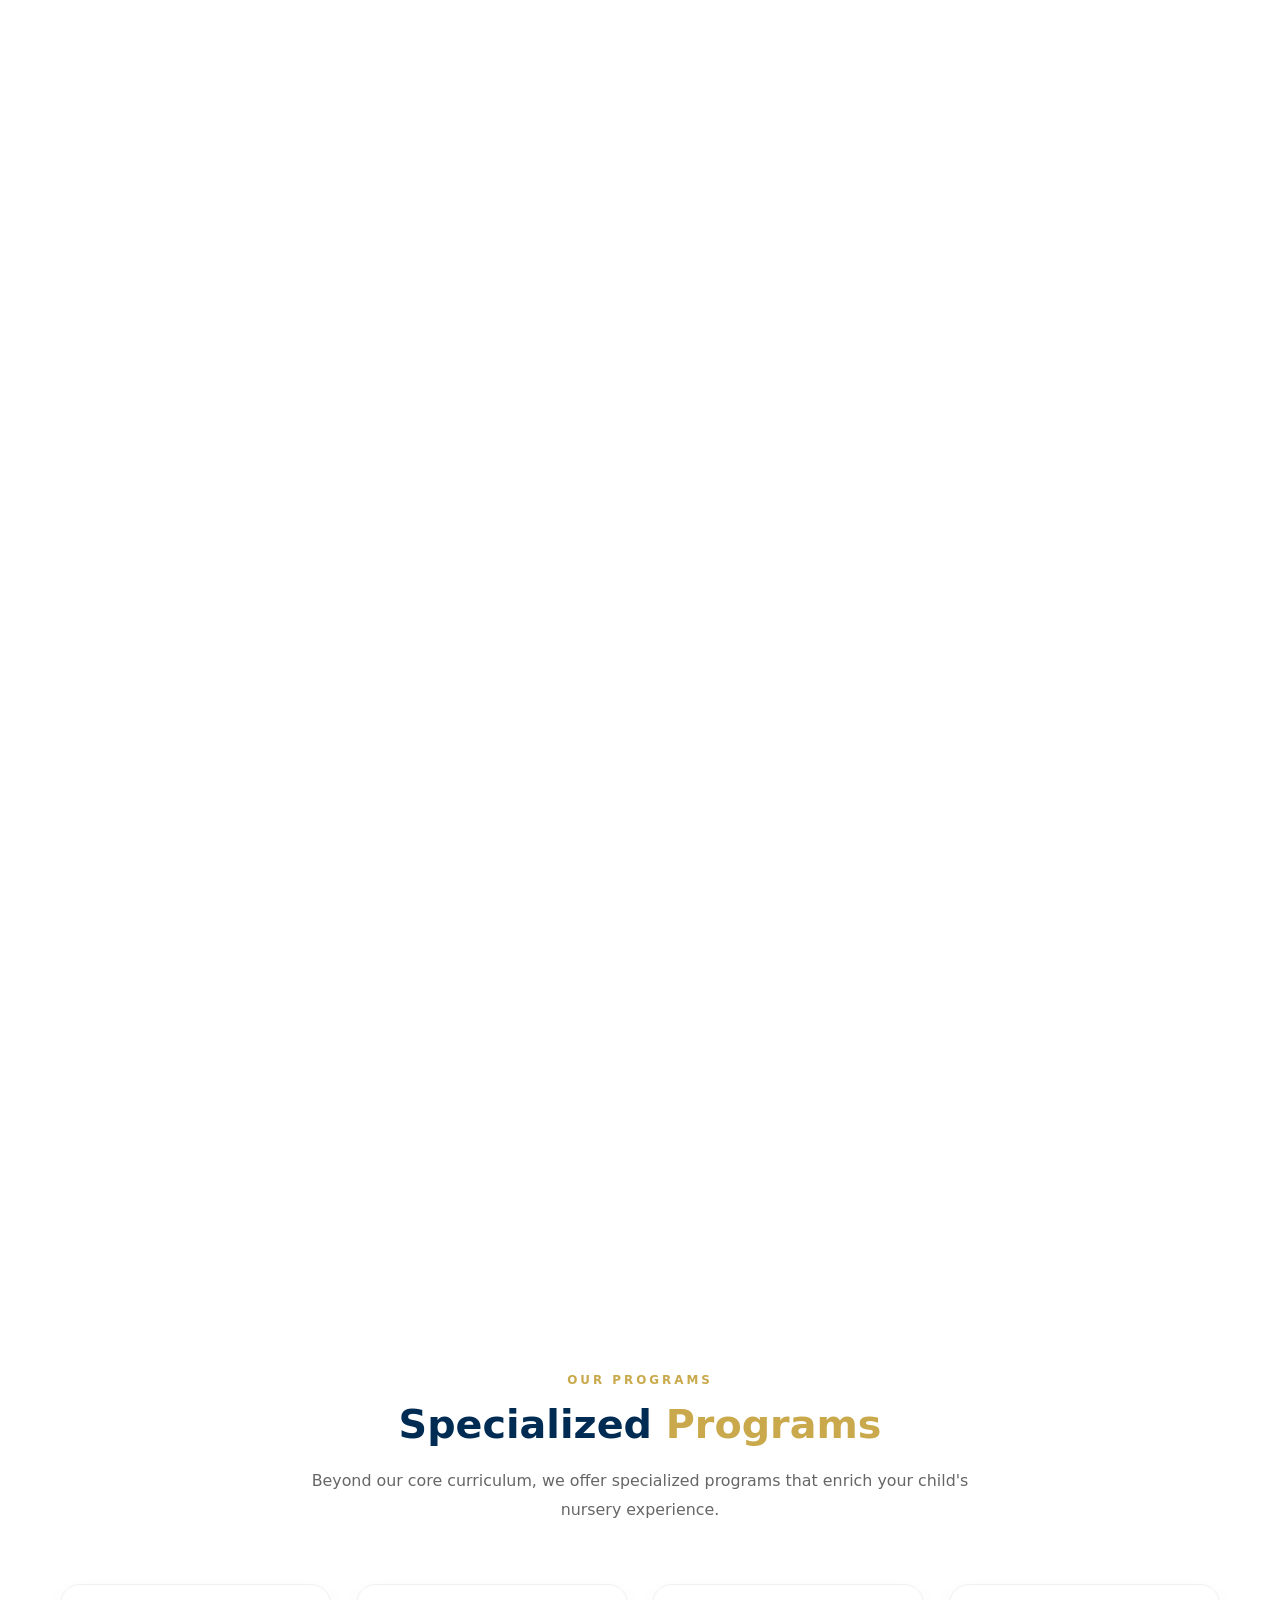
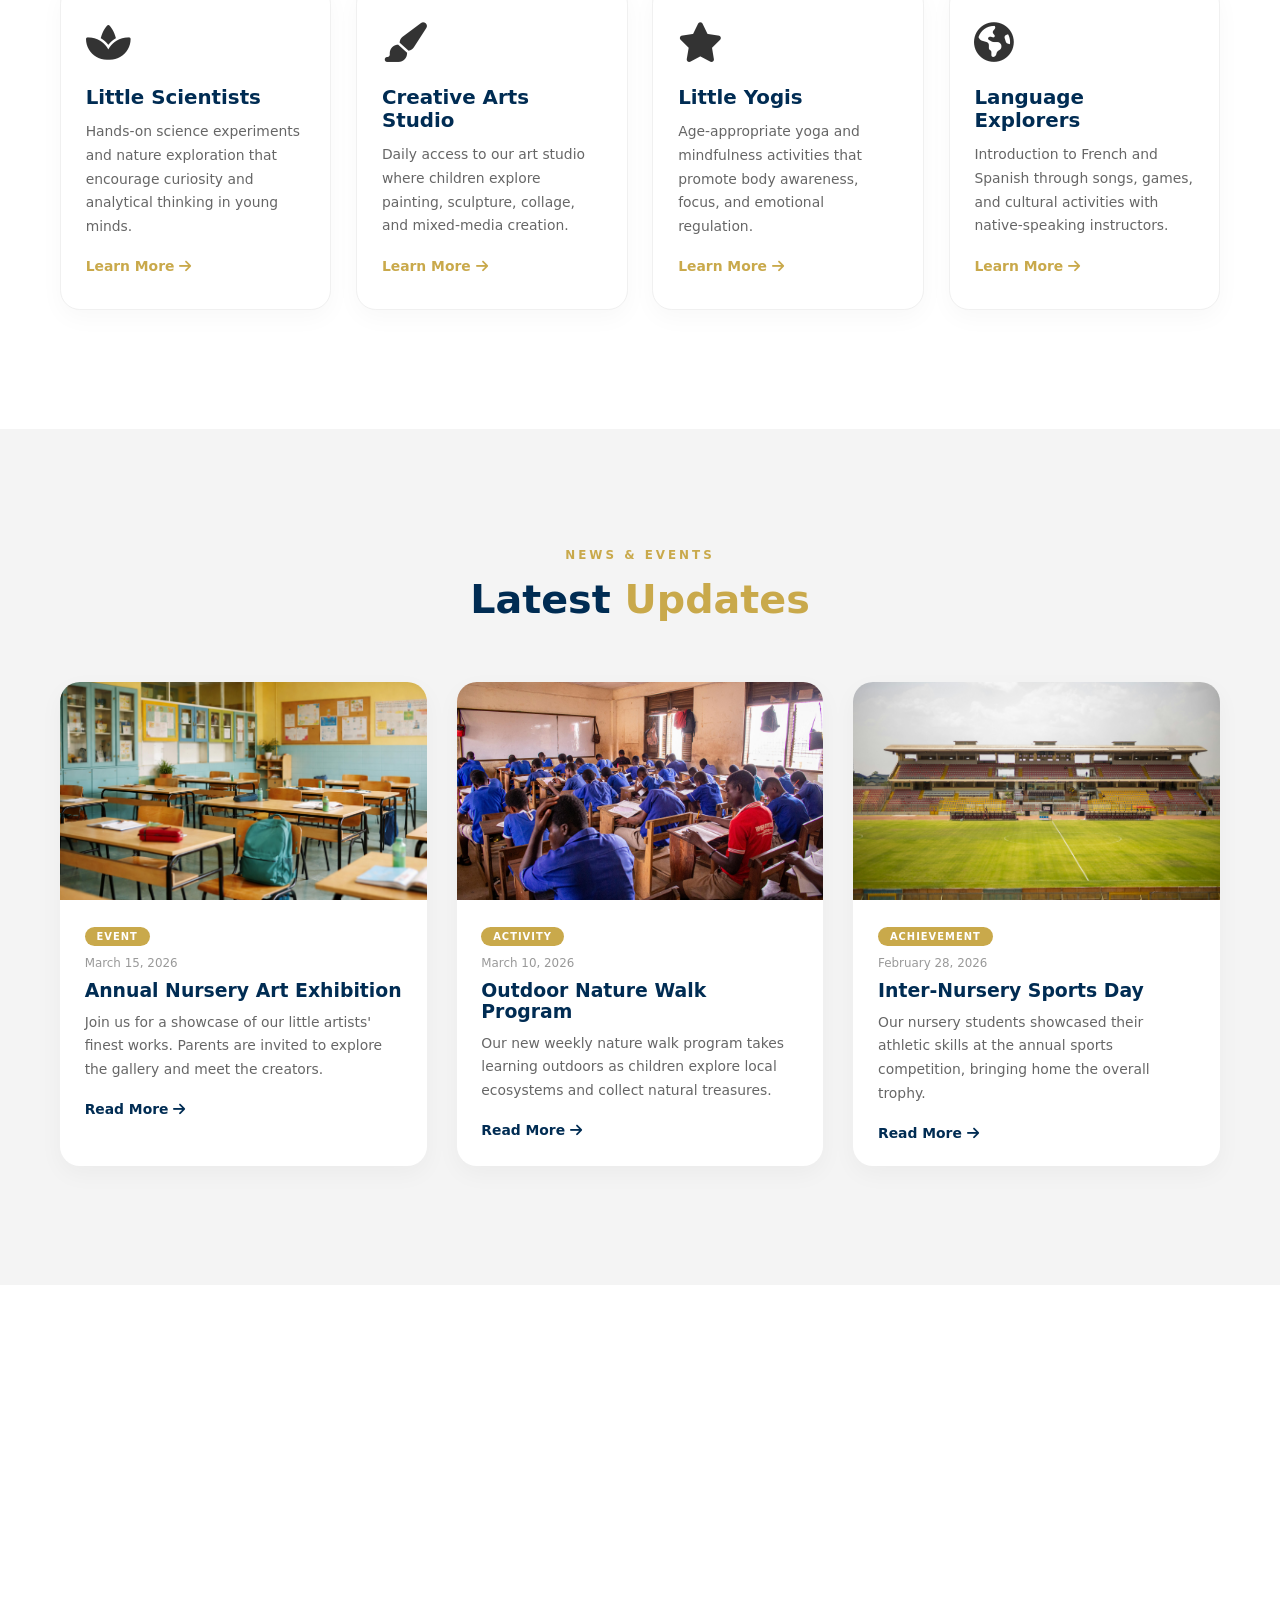
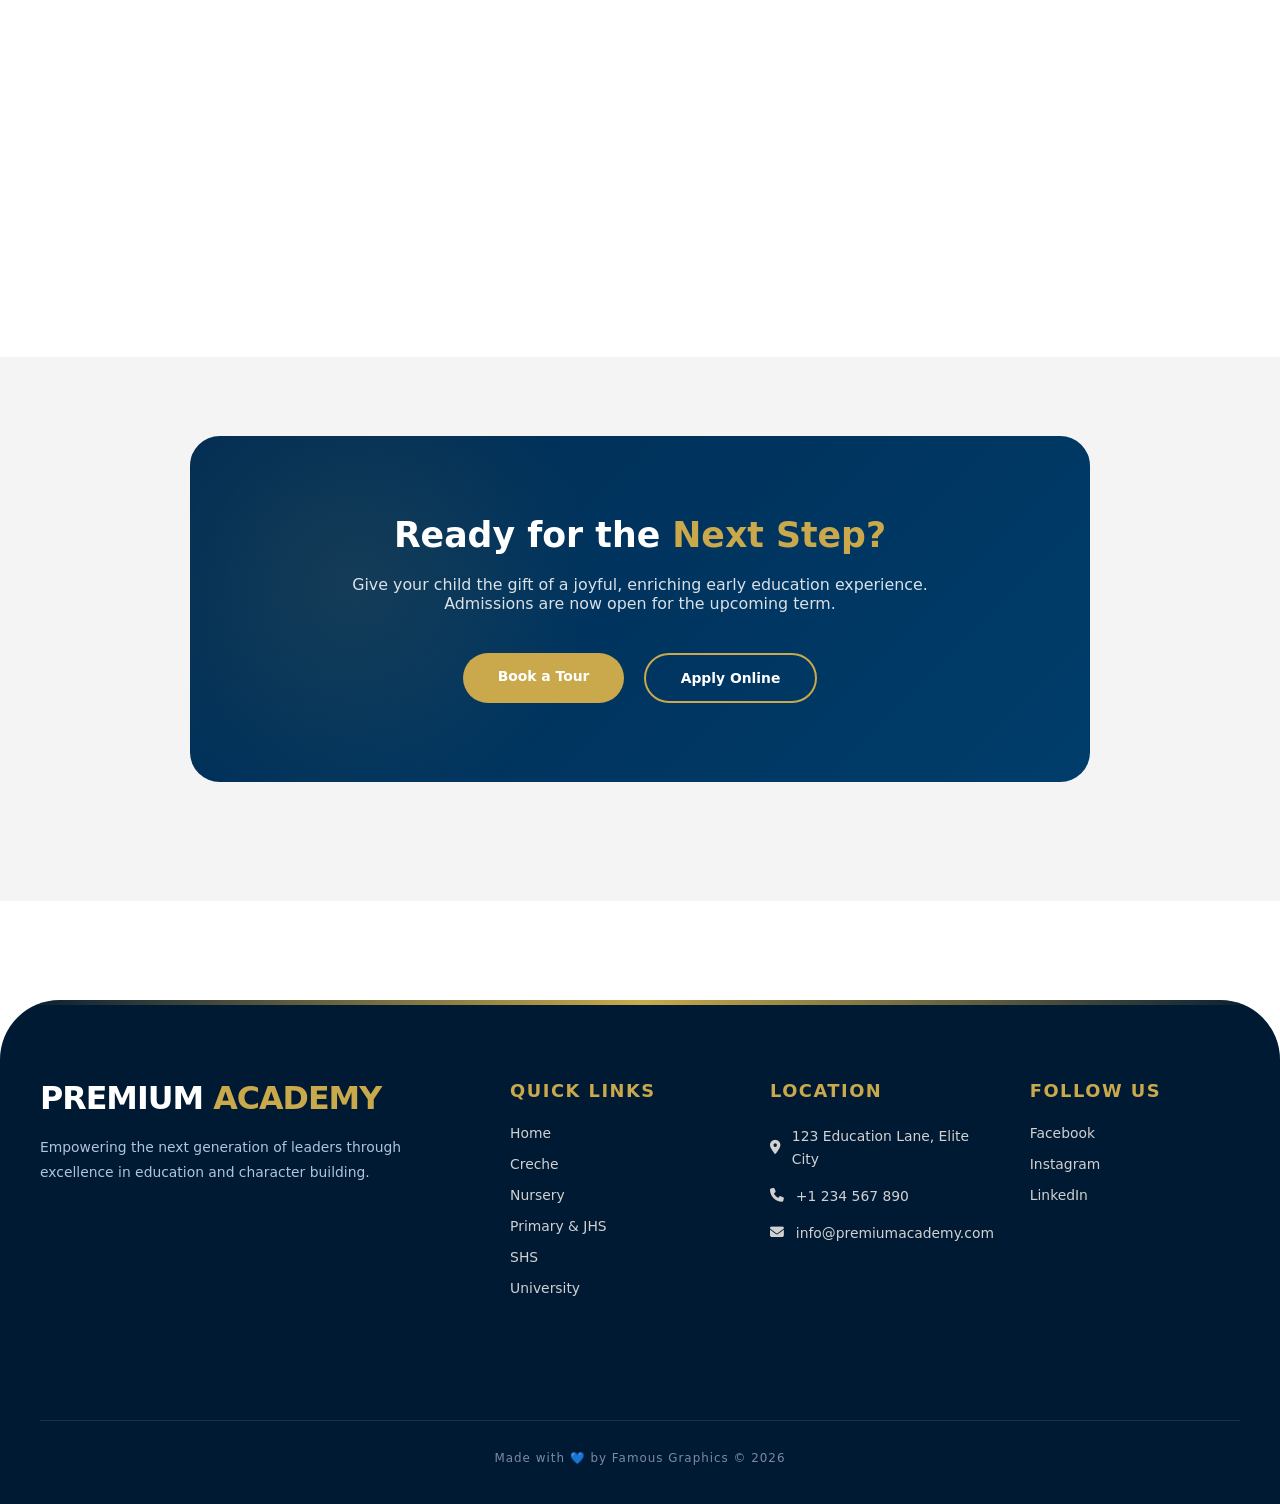
<file: nursery.html>
<!DOCTYPE html>
<html lang="en">
<head>
    <meta charset="UTF-8">
    <meta name="viewport" content="width=device-width, initial-scale=1.0">
    <title>PREMIUM ACADEMY | Nursery - Where Play Meets Purpose</title>
    <link rel="stylesheet" href="css/global.css">
    <link rel="stylesheet" href="css/nursery.css">
    <link rel="icon" type="image/x-icon" href="img/logo.png">
    <link rel="stylesheet" href="https://cdnjs.cloudflare.com/ajax/libs/font-awesome/6.5.1/css/all.min.css">
</head>
<body>

    <nav>
        <div class="navItems">
            <div class="brand">
                <a href="index.html"><img src="img/logo.png" alt="Premium Academy Logo">PREMIUM <span>ACADEMY</span></a>
            </div>
            <ul id="navlinks">
                <li><a href="index.html">Home</a></li>
                <li><a href="creche.html">Creche</a></li>
                <li><a href="nursery.html">Nursery</a></li>
                <li><a href="primary.html">Primary & JHS</a></li>
                <li><a href="shs.html">SHS</a></li>
                <li><a href="university.html">University</a></li>
            </ul>
            <div id="openBtn"><img src="img/menu.png" alt="Menu"></div>
        </div>
    </nav>

    <header class="nurseryHero">
        <div class="heroContent">
            <span class="heroBadge">Ages 3 - 5 Years</span>
            <h1>Our Nursery</h1>
            <p>Where Play Meets Purpose</p>
            <div class="heroBtns">
                <a href="#overview" class="mainBtn">Discover More</a>
                <a href="#" class="secBtn modalTrigger">Apply Now</a>
            </div>
        </div>
    </header>

    <main>
        <section class="overview fade-in" id="overview">
            <div class="overviewGrid">
                <div class="overviewImageWrap">
                    <img src="img/nurseryhero.jpg" alt="Nursery learning environment">
                    <div class="overviewImageBadge">
                        <span class="badgeNumber">12+</span>
                        <span class="badgeLabel">Years Experience</span>
                    </div>
                </div>
                <div class="overviewText">
                    <span class="sectionLabel">Foundation Years</span>
                    <h2>Building Strong <span class="goldText">Foundations</span></h2>
                    <p>At Premium Academy Nursery, we believe that the early years are the perfect opportunity to ignite a lifelong love for learning. Our play-based curriculum is carefully crafted to nurture curiosity, creativity, and confidence in every child.</p>
                    <p>Every activity is designed with intention — from sensory play that builds neural connections to group activities that teach collaboration and empathy. Our dedicated educators guide each child's journey with warmth and expertise.</p>
                    <div class="overviewHighlights">
                        <div class="highlightItem">
                            <span class="highlightIcon"><i class="fa-solid fa-gamepad"></i></span>
                            <div>
                                <h4>Play-Based Learning</h4>
                                <p>Every activity is a learning opportunity</p>
                            </div>
                        </div>
                        <div class="highlightItem">
                            <span class="highlightIcon"><i class="fa-solid fa-chalkboard-user"></i></span>
                            <div>
                                <h4>Qualified Educators</h4>
                                <p>Degree-certified early childhood specialists</p>
                            </div>
                        </div>
                        <div class="highlightItem">
                            <span class="highlightIcon"><i class="fa-solid fa-rainbow"></i></span>
                            <div>
                                <h4>Holistic Approach</h4>
                                <p>Academic, social, and emotional growth</p>
                            </div>
                        </div>
                    </div>
                </div>
            </div>
        </section>

        <section class="featuresGrid fade-in">
            <div class="container">
                <div class="sectionHeader">
                    <span class="sectionLabel">Why Choose Us</span>
                    <h2>Our <span class="goldText">Nursery Advantage</span></h2>
                    <p>Everything we do is designed to give your child the best possible start in life.</p>
                </div>
                <div class="featuresCards">
                    <div class="featureCard">
                        <div class="featureIconWrap">
                            <span class="featureIcon"><i class="fa-solid fa-person-running"></i></span>
                        </div>
                        <h3>Active Play</h3>
                        <p>Daily physical activities including gymnastics, dance, and outdoor games that develop motor skills and healthy habits.</p>
                    </div>
                    <div class="featureCard">
                        <div class="featureIconWrap">
                            <span class="featureIcon"><i class="fa-solid fa-microphone"></i></span>
                        </div>
                        <h3>Music & Drama</h3>
                        <p>Weekly music and drama sessions that boost confidence, creativity, and self-expression in a supportive environment.</p>
                    </div>
                    <div class="featureCard">
                        <div class="featureIconWrap">
                            <span class="featureIcon"><i class="fa-solid fa-globe"></i></span>
                        </div>
                        <h3>Cultural Exposure</h3>
                        <p>Multicultural activities celebrating diversity through stories, foods, festivals, and languages from around the world.</p>
                    </div>
                    <div class="featureCard">
                        <div class="featureIconWrap">
                            <span class="featureIcon">&#x1F4DA;</span>
                        </div>
                        <h3>Early Literacy</h3>
                        <p>Phonics, storytelling, and pre-reading activities that build a strong foundation for future academic success.</p>
                    </div>
                </div>
            </div>
        </section>

        <section class="playground fade-in">
            <div class="container">
                <div class="playgroundGrid">
                    <div class="playgroundText">
                        <span class="sectionLabel">Outdoor Excellence</span>
                        <h2>World-Class <span class="goldText">Playground</span></h2>
                        <p>Our award-winning outdoor play area is designed to inspire adventure, physical development, and social interaction. Spread across 2 acres, it features age-appropriate equipment and natural exploration zones.</p>
                        <ul class="playgroundFeatures">
                            <li>
                                <img src="img/check-box-svgrepo-com.svg" alt="check" class="checkIcon">
                                <span>Adventure climbing structures with safety surfaces</span>
                            </li>
                            <li>
                                <img src="img/check-box-svgrepo-com.svg" alt="check" class="checkIcon">
                                <span>Sensory garden with herbs, textures, and scents</span>
                            </li>
                            <li>
                                <img src="img/check-box-svgrepo-com.svg" alt="check" class="checkIcon">
                                <span>Covered sand and water play stations</span>
                            </li>
                            <li>
                                <img src="img/check-box-svgrepo-com.svg" alt="check" class="checkIcon">
                                <span>Tricycle track with traffic signs for road safety</span>
                            </li>
                            <li>
                                <img src="img/check-box-svgrepo-com.svg" alt="check" class="checkIcon">
                                <span>Shaded rest areas with age-appropriate seating</span>
                            </li>
                            <li>
                                <img src="img/check-box-svgrepo-com.svg" alt="check" class="checkIcon">
                                <span>Outdoor classroom for nature-based learning</span>
                            </li>
                        </ul>
                    </div>
                    <div class="playgroundImage">
                        <img src="img/stadium.jpg" alt="World-Class Playground">
                    </div>
                </div>
            </div>
        </section>

        <section class="dailyRoutine fade-in">
            <div class="container">
                <div class="sectionHeader">
                    <span class="sectionLabel">Daily Rhythm</span>
                    <h2>A Day in <span class="goldText">Nursery</span></h2>
                    <p>Our daily schedule balances structured learning, free play, rest, and nutrition to keep children engaged and thriving.</p>
                </div>
                <div class="routineTimeline">
                    <div class="routineItem">
                        <div class="routineTime">
                            <span>8:00 AM</span>
                        </div>
                        <div class="routineContent">
                            <h3>Welcome & Morning Greeting</h3>
                            <p>Children arrive and are welcomed with a warm greeting. Free play helps ease the transition from home to school.</p>
                            <span class="routineTag">Settling In</span>
                        </div>
                    </div>
                    <div class="routineItem">
                        <div class="routineTime">
                            <span>9:00 AM</span>
                        </div>
                        <div class="routineContent">
                            <h3>Morning Circle & Calendar</h3>
                            <p>Group gathering with songs, weather chart, show-and-tell, and daily theme introduction.</p>
                            <span class="routineTag">Group Time</span>
                        </div>
                    </div>
                    <div class="routineItem">
                        <div class="routineTime">
                            <span>10:00 AM</span>
                        </div>
                        <div class="routineContent">
                            <h3>Learning Centers & Exploration</h3>
                            <p>Children rotate through themed learning stations including math, literacy, art, and sensory play.</p>
                            <span class="routineTag">Discovery</span>
                        </div>
                    </div>
                    <div class="routineItem">
                        <div class="routineTime">
                            <span>11:00 AM</span>
                        </div>
                        <div class="routineContent">
                            <h3>Outdoor Play & Physical Activity</h3>
                            <p>Supervised outdoor time with climbing, running, ball games, and nature exploration.</p>
                            <span class="routineTag">Physical</span>
                        </div>
                    </div>
                    <div class="routineItem">
                        <div class="routineTime">
                            <span>12:00 PM</span>
                        </div>
                        <div class="routineContent">
                            <h3>Lunch & Quiet Time</h3>
                            <p>Family-style lunch with nutritious meals followed by rest or quiet activities like reading.</p>
                            <span class="routineTag">Rest</span>
                        </div>
                    </div>
                    <div class="routineItem">
                        <div class="routineTime">
                            <span>2:00 PM</span>
                        </div>
                        <div class="routineContent">
                            <h3>Creative Arts & Storytelling</h3>
                            <p>Art projects, music, drama, and storytelling to foster creativity and language skills.</p>
                            <span class="routineTag">Creativity</span>
                        </div>
                    </div>
                    <div class="routineItem">
                        <div class="routineTime">
                            <span>3:00 PM</span>
                        </div>
                        <div class="routineContent">
                            <h3>Snack, Reflection & Pick-Up</h3>
                            <p>Afternoon snack, end-of-day reflection circle, and smooth handover to parents.</p>
                            <span class="routineTag">Departure</span>
                        </div>
                    </div>
                </div>
            </div>
        </section>

        <section class="programs fade-in">
            <div class="container">
                <div class="sectionHeader">
                    <span class="sectionLabel">Our Programs</span>
                    <h2>Specialized <span class="goldText">Programs</span></h2>
                    <p>Beyond our core curriculum, we offer specialized programs that enrich your child's nursery experience.</p>
                </div>
                <div class="programsGrid">
                    <div class="programCard">
                        <span class="programIcon"><i class="fa-solid fa-spa"></i></span>
                        <h3>Little Scientists</h3>
                        <p>Hands-on science experiments and nature exploration that encourage curiosity and analytical thinking in young minds.</p>
                        <a href="#" class="programLink">Learn More <i class="fa-solid fa-arrow-right"></i></a>
                    </div>
                    <div class="programCard">
                        <span class="programIcon"><i class="fa-solid fa-paintbrush"></i></span>
                        <h3>Creative Arts Studio</h3>
                        <p>Daily access to our art studio where children explore painting, sculpture, collage, and mixed-media creation.</p>
                        <a href="#" class="programLink">Learn More <i class="fa-solid fa-arrow-right"></i></a>
                    </div>
                    <div class="programCard">
                        <span class="programIcon"><i class="fa-solid fa-star"></i></span>
                        <h3>Little Yogis</h3>
                        <p>Age-appropriate yoga and mindfulness activities that promote body awareness, focus, and emotional regulation.</p>
                        <a href="#" class="programLink">Learn More <i class="fa-solid fa-arrow-right"></i></a>
                    </div>
                    <div class="programCard">
                        <span class="programIcon"><i class="fa-solid fa-earth-americas"></i></span>
                        <h3>Language Explorers</h3>
                        <p>Introduction to French and Spanish through songs, games, and cultural activities with native-speaking instructors.</p>
                        <a href="#" class="programLink">Learn More <i class="fa-solid fa-arrow-right"></i></a>
                    </div>
                </div>
            </div>
        </section>

        <section class="newsEvents fade-in">
            <div class="container">
                <div class="sectionHeader">
                    <span class="sectionLabel">News & Events</span>
                    <h2>Latest <span class="goldText">Updates</span></h2>
                </div>
                <div class="newsGrid">
                    <div class="newsCard">
                        <img src="img/classroom.jpg" alt="Nursery Art Exhibition">
                        <div class="newsBody">
                            <span class="newsTag">Event</span>
                            <span class="newsDate">March 15, 2026</span>
                            <h3>Annual Nursery Art Exhibition</h3>
                            <p>Join us for a showcase of our little artists' finest works. Parents are invited to explore the gallery and meet the creators.</p>
                            <a href="#" class="newsLink">Read More <i class="fa-solid fa-arrow-right"></i></a>
                        </div>
                    </div>
                    <div class="newsCard">
                        <img src="img/classroom2.jpg" alt="Nature Walk">
                        <div class="newsBody">
                            <span class="newsTag">Activity</span>
                            <span class="newsDate">March 10, 2026</span>
                            <h3>Outdoor Nature Walk Program</h3>
                            <p>Our new weekly nature walk program takes learning outdoors as children explore local ecosystems and collect natural treasures.</p>
                            <a href="#" class="newsLink">Read More <i class="fa-solid fa-arrow-right"></i></a>
                        </div>
                    </div>
                    <div class="newsCard">
                        <img src="img/stadium.jpg" alt="Sports Day">
                        <div class="newsBody">
                            <span class="newsTag">Achievement</span>
                            <span class="newsDate">February 28, 2026</span>
                            <h3>Inter-Nursery Sports Day</h3>
                            <p>Our nursery students showcased their athletic skills at the annual sports competition, bringing home the overall trophy.</p>
                            <a href="#" class="newsLink">Read More <i class="fa-solid fa-arrow-right"></i></a>
                        </div>
                    </div>
                </div>
            </div>
        </section>

        <section class="testimonials fade-in">
            <div class="container">
                <div class="sectionHeader">
                    <span class="sectionLabel">Testimonials</span>
                    <h2>What Our <span class="goldText">Parents Say</span></h2>
                </div>
                <div class="testimonialsGrid">
                    <div class="testimonialCard">
                        <div class="quoteIcon">&ldquo;</div>
                        <p class="testimonialText">Premium Academy's nursery program has been transformative for our son. He has become more confident, curious, and eager to learn. The teachers are truly remarkable.</p>
                        <div class="testimonialAuthor">
                            <div class="authorInfo">
                                <h4>Mrs. Akua Boahen</h4>
                                <span>Mother of 4-year-old</span>
                            </div>
                        </div>
                    </div>
                    <div class="testimonialCard">
                        <div class="quoteIcon">&ldquo;</div>
                        <p class="testimonialText">The playground is incredible and the learning environment is second to none. Our daughter has developed so many skills in just one term. We could not be happier.</p>
                        <div class="testimonialAuthor">
                            <div class="authorInfo">
                                <h4>Mr. James Asare</h4>
                                <span>Father of 3-year-old</span>
                            </div>
                        </div>
                    </div>
                    <div class="testimonialCard">
                        <div class="quoteIcon">&ldquo;</div>
                        <p class="testimonialText">What impresses us most is the individual attention each child receives. The staff know every child's strengths and areas for growth. It truly feels like a family.</p>
                        <div class="testimonialAuthor">
                            <div class="authorInfo">
                                <h4>Dr. Efua Quansah</h4>
                                <span>Mother of 5-year-old</span>
                            </div>
                        </div>
                    </div>
                </div>
            </div>
        </section>

        <section class="admissionsCta fade-in">
            <div class="container">
                <div class="ctaBox">
                    <h2>Ready for the <span class="goldText">Next Step?</span></h2>
                    <p>Give your child the gift of a joyful, enriching early education experience. Admissions are now open for the upcoming term.</p>
                    <div class="ctaBtns">
                        <a href="#" class="mainBtn modalTrigger">Book a Tour</a>
                        <a href="#" class="secBtn modalTrigger">Apply Online</a>
                    </div>
                </div>
            </div>
        </section>
    </main>

    <div class="modalOverlay" id="modalOverlay">
        <div class="modalBox">
            <button class="modalClose" id="modalClose">&times;</button>
            <div class="modalHeader">
                <h2>Enroll at Our <span class="goldText">Nursery</span></h2>
                <p>Fill in your details and our admissions team will contact you within 24 hours to discuss your child's enrollment.</p>
            </div>
            <form class="modalForm" id="modalForm">
                <div class="formRow">
                    <div class="formGroup">
                        <label for="formName">Full Name *</label>
                        <input type="text" id="formName" name="name" placeholder="Enter your full name" required>
                    </div>
                    <div class="formGroup">
                        <label for="formEmail">Email Address *</label>
                        <input type="email" id="formEmail" name="email" placeholder="Enter your email address" required>
                    </div>
                </div>
                <div class="formRow">
                    <div class="formGroup">
                        <label for="formPhone">Phone Number *</label>
                        <input type="tel" id="formPhone" name="phone" placeholder="Enter your phone number" required>
                    </div>
                    <div class="formGroup">
                        <label for="formChild">Child's Name</label>
                        <input type="text" id="formChild" name="child" placeholder="Enter your child's full name">
                    </div>
                </div>
                <div class="formGroup">
                    <label for="formProgram">Program of Interest *</label>
                    <select id="formProgram" name="program" required>
                        <option value="">Select a program</option>
                        <option value="Nursery Full-Time">Nursery Full-Time (3 - 5 years)</option>
                        <option value="Nursery Part-Time">Nursery Part-Time</option>
                        <option value="Nursery Extended Care">Nursery Extended Care</option>
                        <option value="Other">Other</option>
                    </select>
                </div>
                <div class="formGroup">
                    <label for="formMessage">Message</label>
                    <textarea id="formMessage" name="message" placeholder="Tell us about your child, any special requirements, or questions you may have..." rows="4"></textarea>
                </div>
                <div class="formGroup checkboxGroup">
                    <input type="checkbox" id="formConsent" name="consent" required>
                    <label for="formConsent">I consent to Premium Academy processing my data for admissions purposes. *</label>
                </div>
                <button type="submit" class="formSubmit">Submit Enquiry</button>
            </form>
            <div class="modalFooter">
                <p>Alternatively, call us on <strong><i class="fa-solid fa-phone"></i> +1 234 567 890</strong> or visit our campus</p>
            </div>
        </div>
    </div>

    <footer>
        <div class="footerInfo">
            <div class="brandName">
                <h1>PREMIUM <span>ACADEMY</span></h1>
                <p>Empowering the next generation of leaders through excellence in education and character building.</p>
            </div>
            <div class="links">
                <h2>Quick Links</h2>
                <ul>
                    <li><a href="index.html">Home</a></li>
                    <li><a href="creche.html">Creche</a></li>
                    <li><a href="nursery.html">Nursery</a></li>
                    <li><a href="primary.html">Primary & JHS</a></li>
                    <li><a href="shs.html">SHS</a></li>
                    <li><a href="university.html">University</a></li>
                </ul>
            </div>
            <div class="contact">
                <h3>Location</h3>
                <p class="location"><i class="fa-solid fa-location-dot"></i> 123 Education Lane, Elite City</p>
                <p class="call"><i class="fa-solid fa-phone"></i> +1 234 567 890</p>
                <p><i class="fa-solid fa-envelope"></i> info@premiumacademy.com</p>
            </div>
            <div class="socialMedia">
                <h4>Follow Us</h4>
                <a href="#">Facebook</a>
                <a href="#">Instagram</a>
                <a href="#">LinkedIn</a>
            </div>
            <p>Made with 💙  by Famous Graphics &copy; <span id="footerDate"></span></p>
        </div>
    </footer>

    <script src="js/script.js"></script>
</body>
</html>
</file>
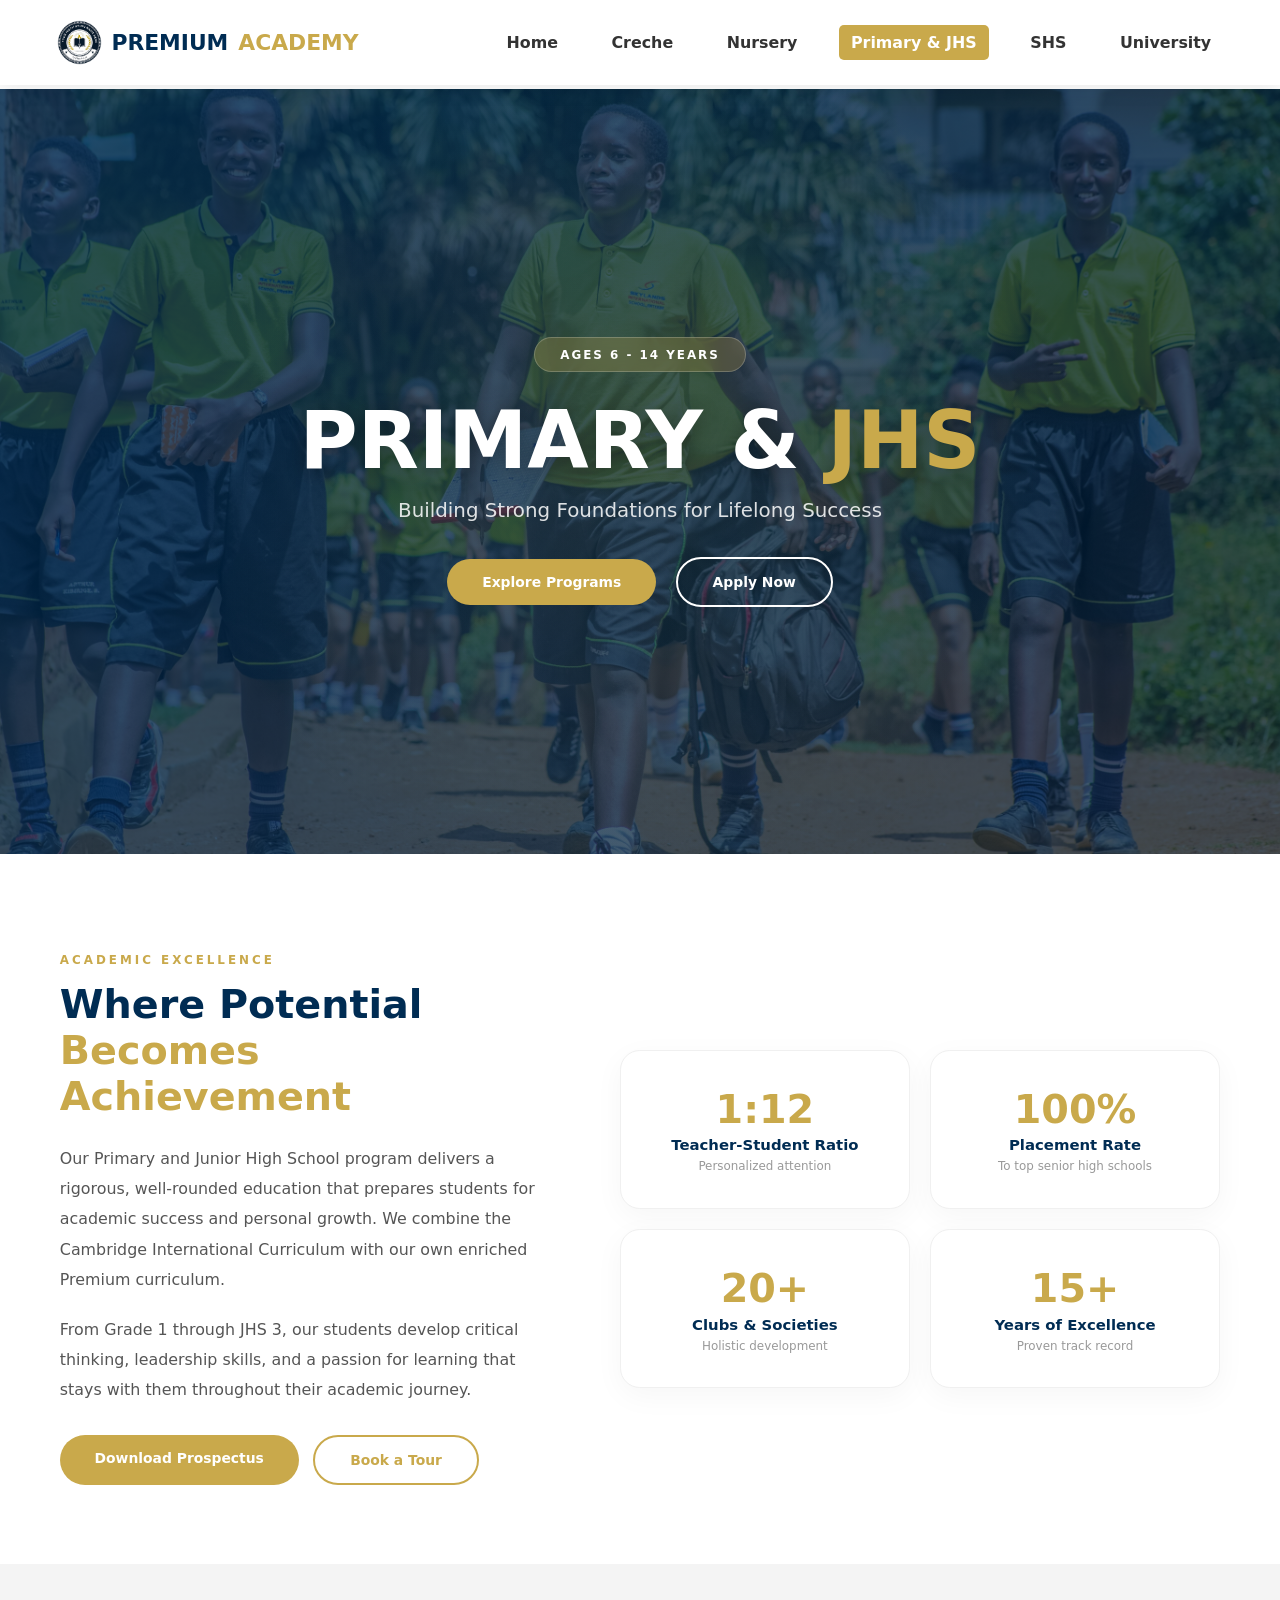
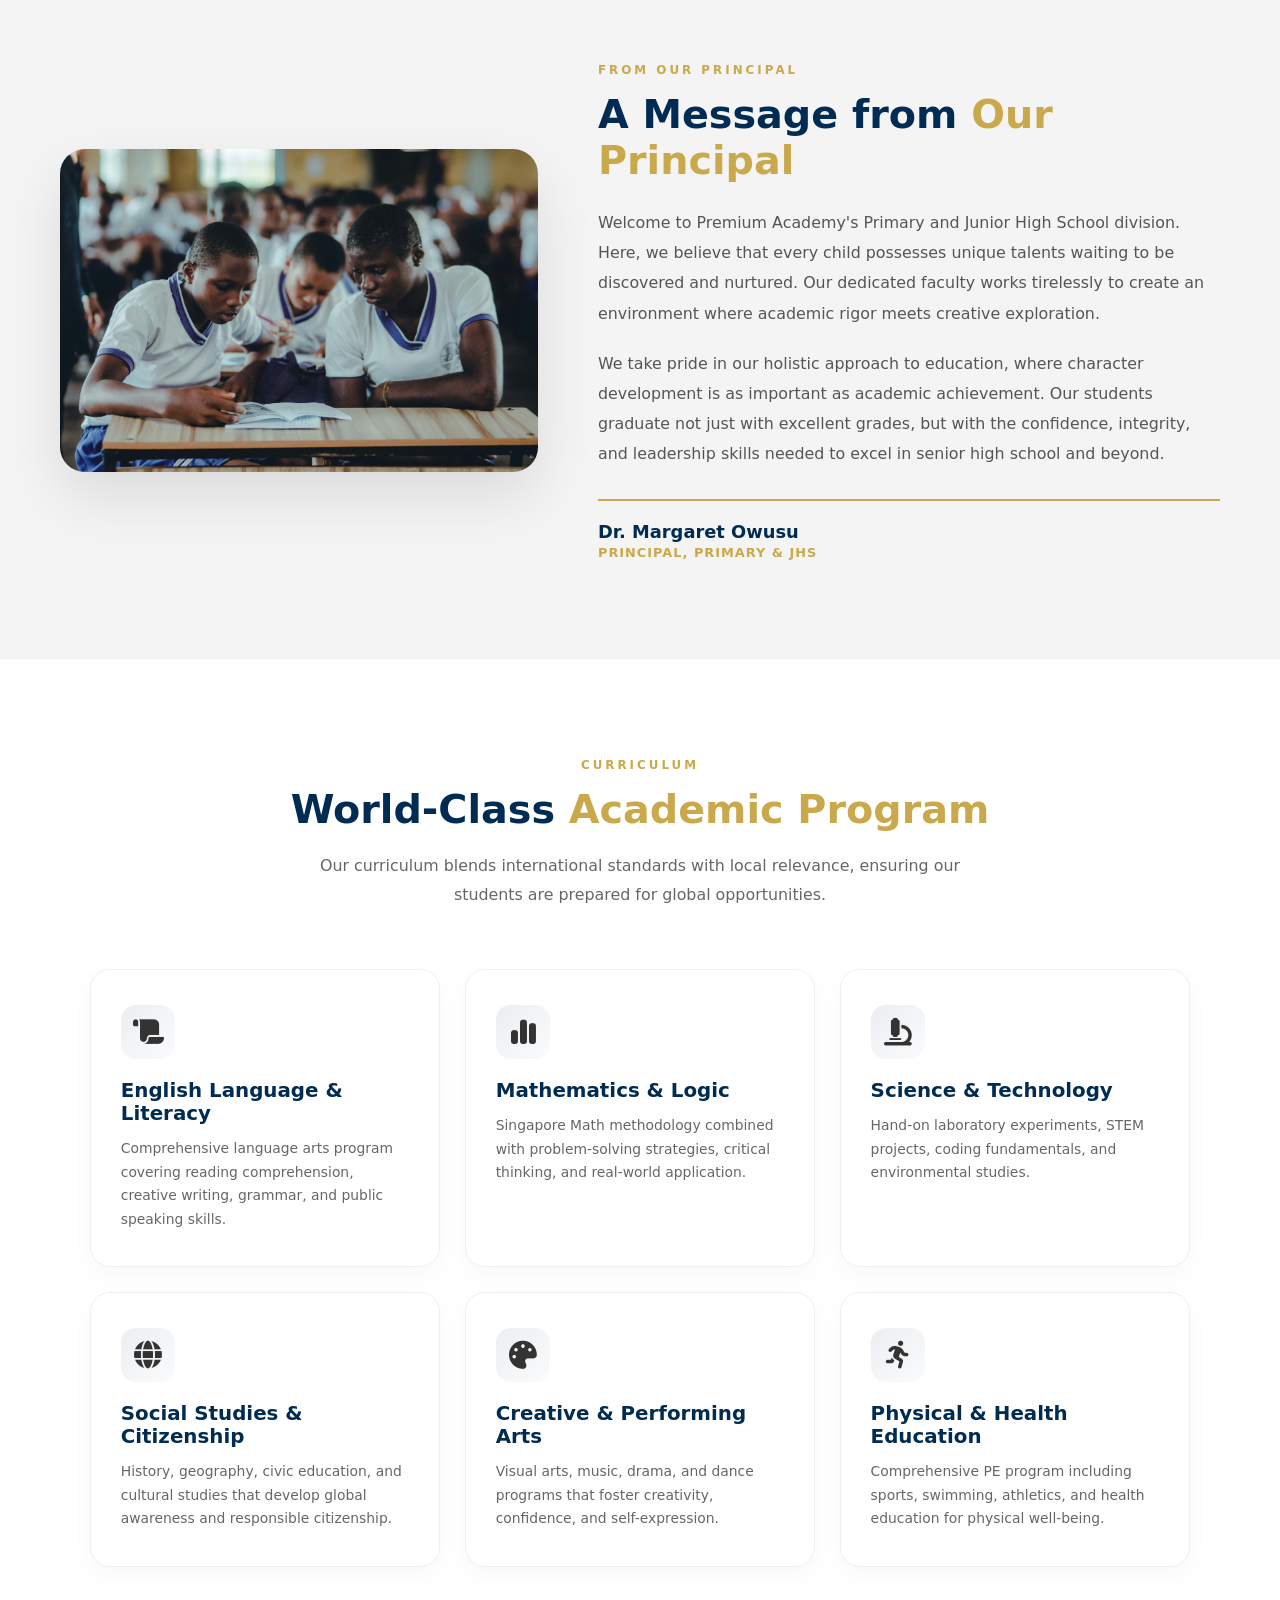
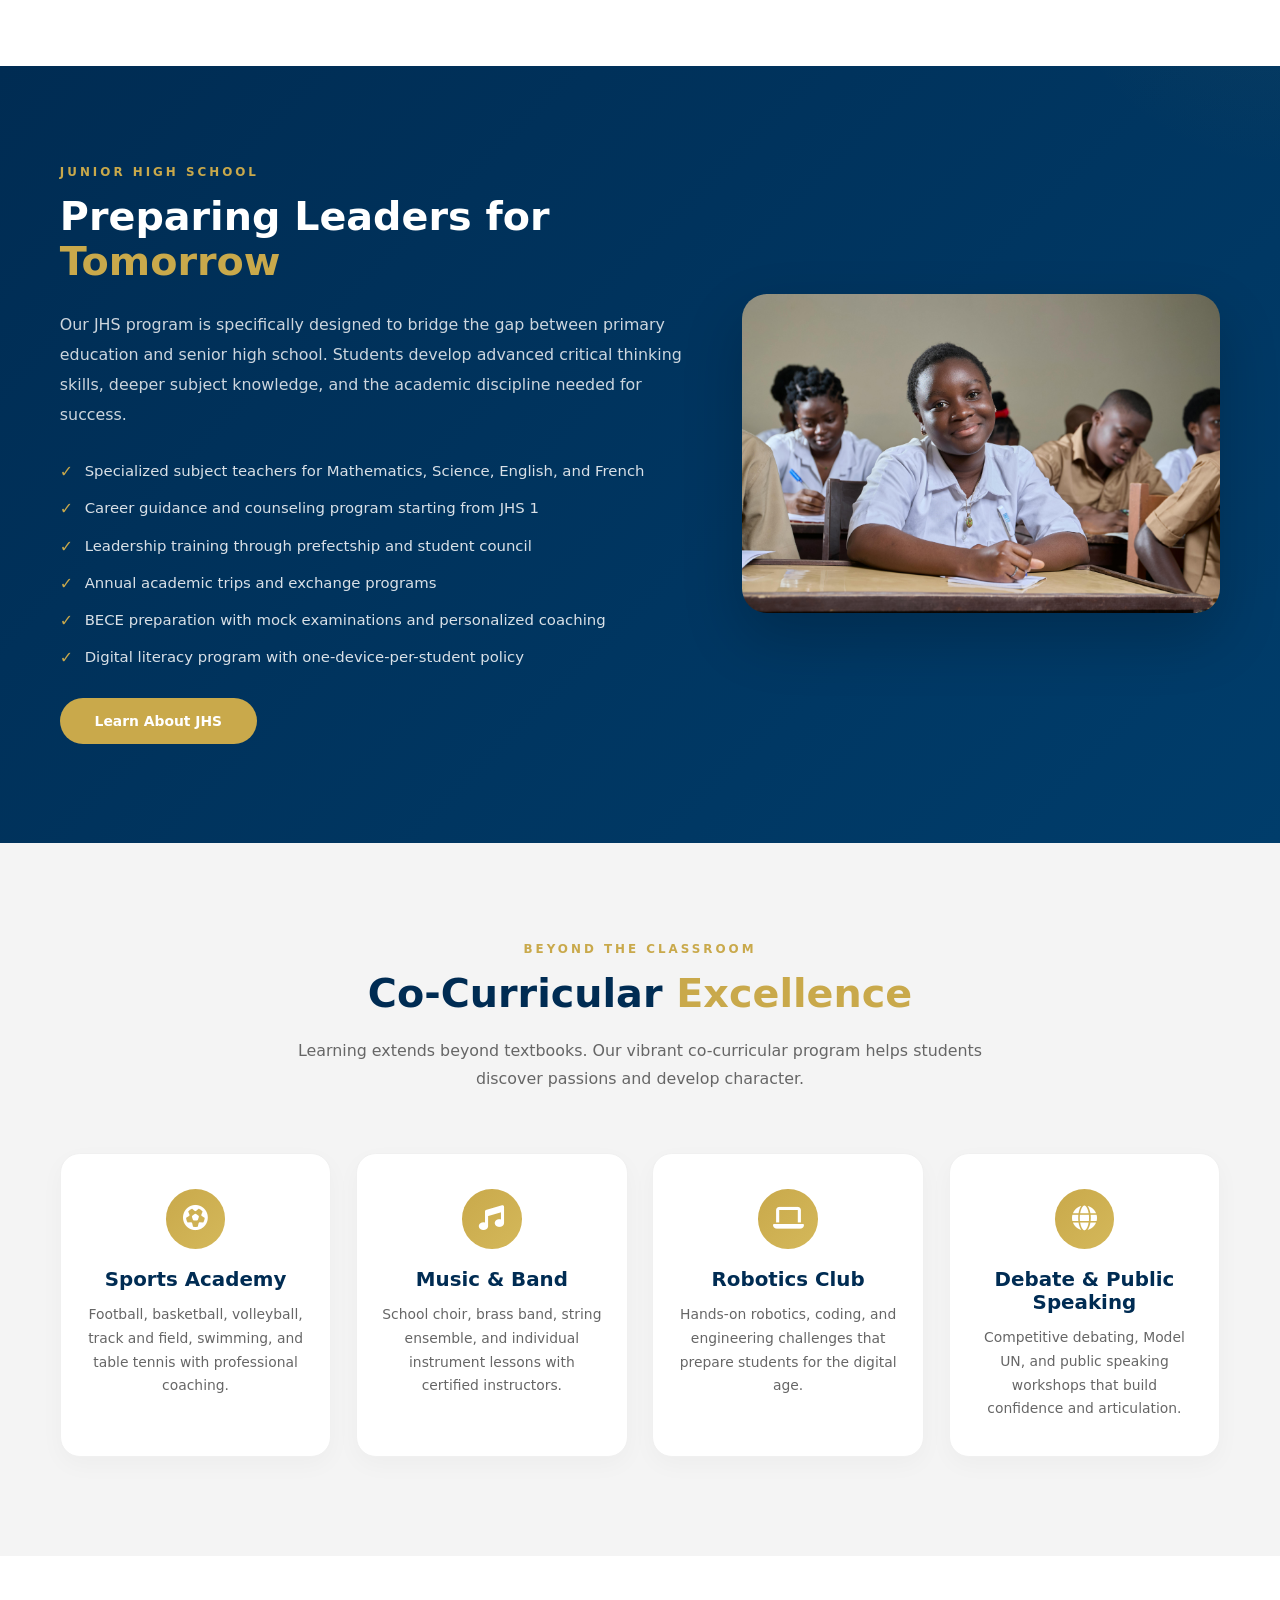
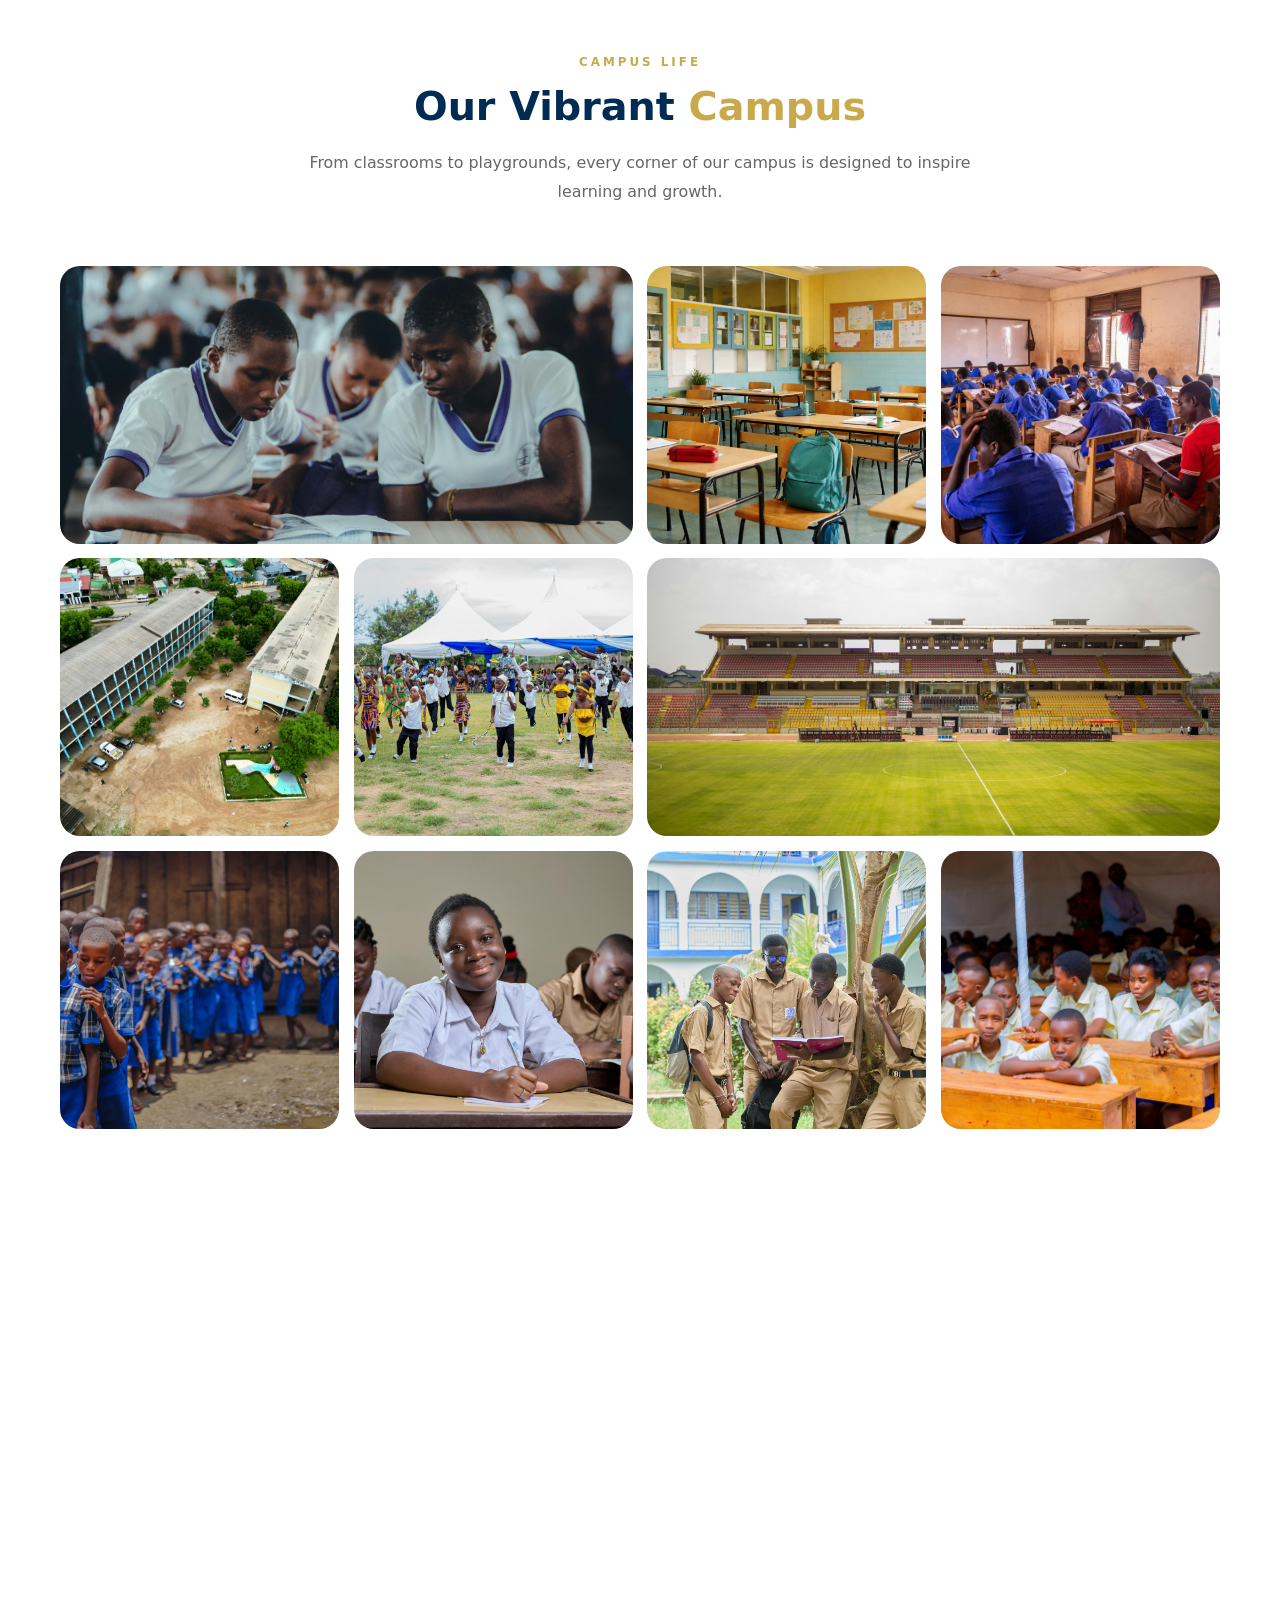
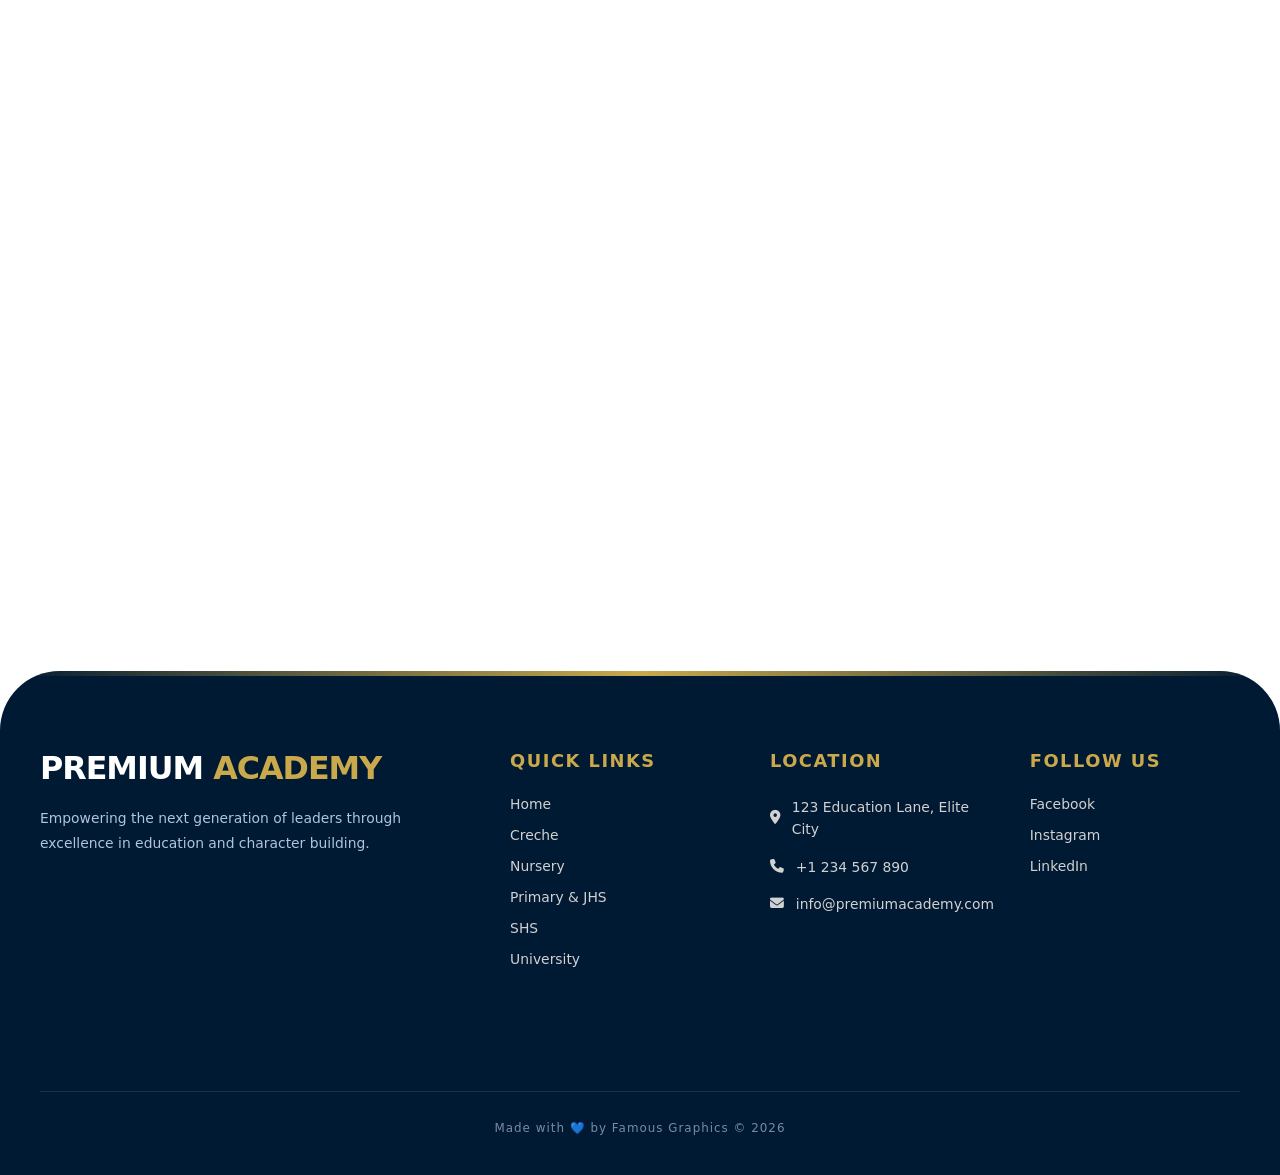
<file: primary.html>
<!DOCTYPE html>
<html lang="en">
<head>
    <meta charset="UTF-8">
    <meta name="viewport" content="width=device-width, initial-scale=1.0">
    <title>PREMIUM ACADEMY | Primary & JHS - Building Strong Foundations</title>
    <link rel="stylesheet" href="css/global.css">
    <link rel="stylesheet" href="css/primary.css">
    <link rel="icon" type="image/x-icon" href="img/logo.png">
    <link rel="stylesheet" href="https://cdnjs.cloudflare.com/ajax/libs/font-awesome/6.5.1/css/all.min.css">
</head>
<body>

    <nav>
        <div class="navItems">
            <div class="brand">
                <a href="index.html"><img src="img/logo.png" alt="Premium Academy Logo">PREMIUM <span>ACADEMY</span></a>
            </div>
            <ul id="navlinks">
                <li><a href="index.html">Home</a></li>
                <li><a href="creche.html">Creche</a></li>
                <li><a href="nursery.html">Nursery</a></li>
                <li><a href="primary.html">Primary & JHS</a></li>
                <li><a href="shs.html">SHS</a></li>
                <li><a href="university.html">University</a></li>
            </ul>
            <div id="openBtn"><img src="img/menu.png" alt="Menu"></div>
        </div>
    </nav>

    <header class="primaryHero">
        <div class="heroContent">
            <span class="heroBadge">Ages 6 - 14 Years</span>
            <h1>Primary & <span class="goldText">JHS</span></h1>
            <p>Building Strong Foundations for Lifelong Success</p>
            <div class="heroBtns">
                <a href="#overview" class="mainBtn">Explore Programs</a>
                <a href="#" class="secBtn modalTrigger">Apply Now</a>
            </div>
        </div>
    </header>

    <main>
        <section class="overview fade-in" id="overview">
            <div class="container">
                <div class="overviewGrid">
                    <div class="overviewText">
                        <span class="sectionLabel">Academic Excellence</span>
                        <h2>Where Potential <span class="goldText">Becomes Achievement</span></h2>
                        <p>Our Primary and Junior High School program delivers a rigorous, well-rounded education that prepares students for academic success and personal growth. We combine the Cambridge International Curriculum with our own enriched Premium curriculum.</p>
                        <p>From Grade 1 through JHS 3, our students develop critical thinking, leadership skills, and a passion for learning that stays with them throughout their academic journey.</p>
                        <div class="overviewBtns">
                            <a href="#" class="mainBtn modalTrigger">Download Prospectus</a>
                            <a href="#" class="secBtn modalTrigger">Book a Tour</a>
                        </div>
                    </div>
                    <div class="overviewStats">
                        <div class="statCard">
                            <span class="statNumber">1:12</span>
                            <p class="statDesc">Teacher-Student Ratio</p>
                            <span class="statDetail">Personalized attention</span>
                        </div>
                        <div class="statCard">
                            <span class="statNumber">100%</span>
                            <p class="statDesc">Placement Rate</p>
                            <span class="statDetail">To top senior high schools</span>
                        </div>
                        <div class="statCard">
                            <span class="statNumber">20+</span>
                            <p class="statDesc">Clubs & Societies</p>
                            <span class="statDetail">Holistic development</span>
                        </div>
                        <div class="statCard">
                            <span class="statNumber">15+</span>
                            <p class="statDesc">Years of Excellence</p>
                            <span class="statDetail">Proven track record</span>
                        </div>
                    </div>
                </div>
            </div>
        </section>

        <section class="welcomeSection fade-in">
            <div class="container">
                <div class="welcomeGrid">
                    <div class="welcomeImage">
                        <img src="img/primarysch.jpg" alt="Principal Welcome">
                    </div>
                    <div class="welcomeText">
                        <span class="sectionLabel">From Our Principal</span>
                        <h2>A Message from <span class="goldText">Our Principal</span></h2>
                        <p>Welcome to Premium Academy's Primary and Junior High School division. Here, we believe that every child possesses unique talents waiting to be discovered and nurtured. Our dedicated faculty works tirelessly to create an environment where academic rigor meets creative exploration.</p>
                        <p>We take pride in our holistic approach to education, where character development is as important as academic achievement. Our students graduate not just with excellent grades, but with the confidence, integrity, and leadership skills needed to excel in senior high school and beyond.</p>
                        <div class="principalInfo">
                            <span class="principalName">Dr. Margaret Owusu</span>
                            <span class="principalTitle">Principal, Primary & JHS</span>
                        </div>
                    </div>
                </div>
            </div>
        </section>

        <section class="curriculum fade-in">
            <div class="container">
                <div class="sectionHeader">
                    <span class="sectionLabel">Curriculum</span>
                    <h2>World-Class <span class="goldText">Academic Program</span></h2>
                    <p>Our curriculum blends international standards with local relevance, ensuring our students are prepared for global opportunities.</p>
                </div>
                <div class="curriculumGrid">
                    <div class="currCard">
                        <div class="currIconWrap">
                            <span class="currIcon"><i class="fa-solid fa-scroll"></i></span>
                        </div>
                        <h3>English Language & Literacy</h3>
                        <p>Comprehensive language arts program covering reading comprehension, creative writing, grammar, and public speaking skills.</p>
                    </div>
                    <div class="currCard">
                        <div class="currIconWrap">
                            <span class="currIcon"><i class="fa-solid fa-chart-simple"></i></span>
                        </div>
                        <h3>Mathematics & Logic</h3>
                        <p>Singapore Math methodology combined with problem-solving strategies, critical thinking, and real-world application.</p>
                    </div>
                    <div class="currCard">
                        <div class="currIconWrap">
                            <span class="currIcon"><i class="fa-solid fa-microscope"></i></span>
                        </div>
                        <h3>Science & Technology</h3>
                        <p>Hand-on laboratory experiments, STEM projects, coding fundamentals, and environmental studies.</p>
                    </div>
                    <div class="currCard">
                        <div class="currIconWrap">
                            <span class="currIcon"><i class="fa-solid fa-globe"></i></span>
                        </div>
                        <h3>Social Studies & Citizenship</h3>
                        <p>History, geography, civic education, and cultural studies that develop global awareness and responsible citizenship.</p>
                    </div>
                    <div class="currCard">
                        <div class="currIconWrap">
                            <span class="currIcon"><i class="fa-solid fa-palette"></i></span>
                        </div>
                        <h3>Creative & Performing Arts</h3>
                        <p>Visual arts, music, drama, and dance programs that foster creativity, confidence, and self-expression.</p>
                    </div>
                    <div class="currCard">
                        <div class="currIconWrap">
                            <span class="currIcon"><i class="fa-solid fa-person-running"></i></span>
                        </div>
                        <h3>Physical & Health Education</h3>
                        <p>Comprehensive PE program including sports, swimming, athletics, and health education for physical well-being.</p>
                    </div>
                </div>
            </div>
        </section>

        <section class="jhsSection fade-in">
            <div class="container">
                <div class="jhsGrid">
                    <div class="jhsText">
                        <span class="sectionLabel light">Junior High School</span>
                        <h2>Preparing Leaders for <span class="goldText">Tomorrow</span></h2>
                        <p>Our JHS program is specifically designed to bridge the gap between primary education and senior high school. Students develop advanced critical thinking skills, deeper subject knowledge, and the academic discipline needed for success.</p>
                        <ul class="jhsFeatures">
                            <li>Specialized subject teachers for Mathematics, Science, English, and French</li>
                            <li>Career guidance and counseling program starting from JHS 1</li>
                            <li>Leadership training through prefectship and student council</li>
                            <li>Annual academic trips and exchange programs</li>
                            <li>BECE preparation with mock examinations and personalized coaching</li>
                            <li>Digital literacy program with one-device-per-student policy</li>
                        </ul>
                        <a href="#" class="mainBtn modalTrigger">Learn About JHS</a>
                    </div>
                    <div class="jhsImage">
                        <img src="img/jhs.jpg" alt="JHS Students">
                    </div>
                </div>
            </div>
        </section>

        <section class="activities fade-in">
            <div class="container">
                <div class="sectionHeader">
                    <span class="sectionLabel">Beyond the Classroom</span>
                    <h2>Co-Curricular <span class="goldText">Excellence</span></h2>
                    <p>Learning extends beyond textbooks. Our vibrant co-curricular program helps students discover passions and develop character.</p>
                </div>
                <div class="activitiesGrid">
                    <div class="activityCard">
                        <div class="activityIconWrap">
                            <span class="activityIcon"><i class="fa-solid fa-futbol"></i></span>
                        </div>
                        <h3>Sports Academy</h3>
                        <p>Football, basketball, volleyball, track and field, swimming, and table tennis with professional coaching.</p>
                    </div>
                    <div class="activityCard">
                        <div class="activityIconWrap">
                            <span class="activityIcon"><i class="fa-solid fa-music"></i></span>
                        </div>
                        <h3>Music & Band</h3>
                        <p>School choir, brass band, string ensemble, and individual instrument lessons with certified instructors.</p>
                    </div>
                    <div class="activityCard">
                        <div class="activityIconWrap">
                            <span class="activityIcon"><i class="fa-solid fa-laptop"></i></span>
                        </div>
                        <h3>Robotics Club</h3>
                        <p>Hands-on robotics, coding, and engineering challenges that prepare students for the digital age.</p>
                    </div>
                    <div class="activityCard">
                        <div class="activityIconWrap">
                            <span class="activityIcon"><i class="fa-solid fa-globe"></i></span>
                        </div>
                        <h3>Debate & Public Speaking</h3>
                        <p>Competitive debating, Model UN, and public speaking workshops that build confidence and articulation.</p>
                    </div>
                </div>
            </div>
        </section>

        <section class="campusGallery fade-in">
            <div class="container">
                <div class="sectionHeader">
                    <span class="sectionLabel">Campus Life</span>
                    <h2>Our Vibrant <span class="goldText">Campus</span></h2>
                    <p>From classrooms to playgrounds, every corner of our campus is designed to inspire learning and growth.</p>
                </div>
                <div class="galleryGrid">
                    <div class="galleryItem wide">
                        <img src="img/primarysch.jpg" alt="School Building">
                        <div class="galleryOverlay">
                            <h3>Main Academic Block</h3>
                            <p>Modern classrooms with smart boards and digital learning tools</p>
                        </div>
                    </div>
                    <div class="galleryItem">
                        <img src="img/classroom.jpg" alt="Science Lab">
                        <div class="galleryOverlay">
                            <h3>Science Laboratory</h3>
                            <p>Fully equipped lab for hands-on experiments and discovery</p>
                        </div>
                    </div>
                    <div class="galleryItem">
                        <img src="img/classroom2.jpg" alt="STEM Workshop">
                        <div class="galleryOverlay">
                            <h3>STEM Innovation Hub</h3>
                            <p>Robotics, coding and engineering design studio</p>
                        </div>
                    </div>
                    <div class="galleryItem">
                        <img src="img/homehero2.jpg" alt="Reading Garden">
                        <div class="galleryOverlay">
                            <h3>Reading Garden</h3>
                            <p>Outdoor reading space surrounded by nature</p>
                        </div>
                    </div>
                    <div class="galleryItem">
                        <img src="img/nursery.jpg" alt="Computer Lab">
                        <div class="galleryOverlay">
                            <h3>Computer Lab</h3>
                            <p>50 workstations with latest educational software</p>
                        </div>
                    </div>
                    <div class="galleryItem wide">
                        <img src="img/stadium.jpg" alt="Sports Field">
                        <div class="galleryOverlay">
                            <h3>Sports Pavilion</h3>
                            <p>Multi-purpose sports field with seating for 500 spectators</p>
                        </div>
                    </div>
                    <div class="galleryItem">
                        <img src="img/creceh.jpg" alt="Art Studio">
                        <div class="galleryOverlay">
                            <h3>Creative Arts Center</h3>
                            <p>Art, music and drama studios for creative expression</p>
                        </div>
                    </div>
                    <div class="galleryItem">
                        <img src="img/jhs.jpg" alt="JHS Students">
                        <div class="galleryOverlay">
                            <h3>JHS Wing</h3>
                            <p>Dedicated upper school facility with specialized subject labs</p>
                        </div>
                    </div>
                    <div class="galleryItem">
                        <img src="img/homehero.jpg" alt="Entrance Hall">
                        <div class="galleryOverlay">
                            <h3>Main Entrance</h3>
                            <p>Welcoming entrance with secure access and reception</p>
                        </div>
                    </div>
                    <div class="galleryItem">
                        <img src="img/nurseryhero.jpg" alt="Early Childhood Center">
                        <div class="galleryOverlay">
                            <h3>Early Childhood Center</h3>
                            <p>Nurturing environment designed for our youngest learners</p>
                        </div>
                    </div>
                </div>
            </div>
        </section>

        <section class="facilities fade-in">
            <div class="container">
                <div class="sectionHeader">
                    <span class="sectionLabel">Facilities</span>
                    <h2>Purpose-Built <span class="goldText">Learning Spaces</span></h2>
                    <p>Our campus is equipped with modern facilities designed to support academic excellence and holistic development.</p>
                </div>
                <div class="facilityGrid">
                    <div class="facilityCard">
                        <img src="img/classroom.jpg" alt="Science Laboratory">
                        <div class="facilityOverlay">
                            <h3>Modern Science Labs</h3>
                            <p>Fully equipped physics, chemistry, and biology laboratories for hands-on experimentation.</p>
                        </div>
                    </div>
                    <div class="facilityCard">
                        <img src="img/classroom2.jpg" alt="Library">
                        <div class="facilityOverlay">
                            <h3>Digital Library</h3>
                            <p>Extensive collection of books, e-resources, and quiet study spaces for research and reading.</p>
                        </div>
                    </div>
                    <div class="facilityCard">
                        <img src="img/stadium.jpg" alt="Sports Complex">
                        <div class="facilityOverlay">
                            <h3>Sports Complex</h3>
                            <p>Multi-purpose sports hall, football pitch, basketball court, and Olympic-size swimming pool.</p>
                        </div>
                    </div>
                    <div class="facilityCard">
                        <img src="img/shs.jpg" alt="Music Room">
                        <div class="facilityOverlay">
                            <h3>Music & Band Room</h3>
                            <p>Soundproofed music rooms with a wide range of instruments for rehearsals and lessons.</p>
                        </div>
                    </div>
                    <div class="facilityCard">
                        <img src="img/homehero2.jpg" alt="Auditorium">
                        <div class="facilityOverlay">
                            <h3>500-Seat Auditorium</h3>
                            <p>Professional-grade auditorium for assemblies, performances, and special events.</p>
                        </div>
                    </div>
                    <div class="facilityCard">
                        <img src="img/nurseryhero.jpg" alt="Swimming Pool">
                        <div class="facilityOverlay">
                            <h3>Olympic Pool</h3>
                            <p>Regulation-size swimming pool with professional coaching and life guard supervision.</p>
                        </div>
                    </div>
                </div>
            </div>
        </section>

        <section class="testimonials fade-in">
            <div class="container">
                <div class="sectionHeader">
                    <span class="sectionLabel">Testimonials</span>
                    <h2>What Our <span class="goldText">Community Says</span></h2>
                </div>
                <div class="testimonialsGrid">
                    <div class="testimonialCard">
                        <p class="testimonialText">Premium Academy has shaped our daughter into a confident, articulate young leader. The academic rigor combined with character development is exactly what we wanted.</p>
                        <div class="testimonialAuthor">
                            <div class="authorAvatar">SM</div>
                            <div class="authorInfo">
                                <h4>Mr. & Mrs. Sarfo-Mensah</h4>
                                <span>Parents of JHS 2 Student</span>
                            </div>
                        </div>
                    </div>
                    <div class="testimonialCard">
                        <p class="testimonialText">The teachers at Premium Academy go above and beyond. My son's improvement in Mathematics and Science has been remarkable since joining the school.</p>
                        <div class="testimonialAuthor">
                            <div class="authorAvatar">EA</div>
                            <div class="authorInfo">
                                <h4>Mrs. Efua Asante</h4>
                                <span>Parent of Primary 4 Student</span>
                            </div>
                        </div>
                    </div>
                    <div class="testimonialCard">
                        <p class="testimonialText">I am grateful for the holistic education my child receives. The robotics club and debate team have given skills that go far beyond the classroom.</p>
                        <div class="testimonialAuthor">
                            <div class="authorAvatar">KO</div>
                            <div class="authorInfo">
                                <h4>Mr. Kwame Ofori</h4>
                                <span>Parent of JHS 1 Student</span>
                            </div>
                        </div>
                    </div>
                </div>
            </div>
        </section>

        <section class="ctaSection fade-in">
            <div class="container">
                <div class="ctaBox">
                    <h2>Enroll Your Child at <span class="goldText">Premium Academy</span></h2>
                    <p>Join a community where academic excellence meets character development. Admissions are open for the upcoming academic year.</p>
                    <div class="ctaBtns">
                        <a href="#" class="mainBtn modalTrigger">Apply for Admission</a>
                        <a href="#" class="secBtn modalTrigger">Schedule Campus Tour</a>
                    </div>
                </div>
            </div>
        </section>
    </main>

    <div class="modalOverlay" id="modalOverlay">
        <div class="modalBox">
            <button class="modalClose" id="modalClose">&times;</button>
            <div class="modalHeader">
                <h2>Apply to <span class="goldText">Primary & JHS</span></h2>
                <p>Fill in your details and our admissions team will contact you within 24 hours to discuss your child's enrollment.</p>
            </div>
            <form class="modalForm" id="modalForm">
                <div class="formRow">
                    <div class="formGroup">
                        <label for="formName">Full Name *</label>
                        <input type="text" id="formName" name="name" placeholder="Enter your full name" required>
                    </div>
                    <div class="formGroup">
                        <label for="formEmail">Email Address *</label>
                        <input type="email" id="formEmail" name="email" placeholder="Enter your email address" required>
                    </div>
                </div>
                <div class="formRow">
                    <div class="formGroup">
                        <label for="formPhone">Phone Number *</label>
                        <input type="tel" id="formPhone" name="phone" placeholder="Enter your phone number" required>
                    </div>
                    <div class="formGroup">
                        <label for="formChild">Student's Name</label>
                        <input type="text" id="formChild" name="child" placeholder="Enter the student's full name">
                    </div>
                </div>
                <div class="formGroup">
                    <label for="formProgram">Grade / Program of Interest *</label>
                    <select id="formProgram" name="program" required>
                        <option value="">Select a grade</option>
                        <option value="Primary 1">Primary 1 (Age 6-7)</option>
                        <option value="Primary 2">Primary 2 (Age 7-8)</option>
                        <option value="Primary 3">Primary 3 (Age 8-9)</option>
                        <option value="Primary 4">Primary 4 (Age 9-10)</option>
                        <option value="Primary 5">Primary 5 (Age 10-11)</option>
                        <option value="Primary 6">Primary 6 (Age 11-12)</option>
                        <option value="JHS 1">JHS 1 (Age 12-13)</option>
                        <option value="JHS 2">JHS 2 (Age 13-14)</option>
                        <option value="JHS 3">JHS 3 (Age 14-15)</option>
                        <option value="Other">Other</option>
                    </select>
                </div>
                <div class="formGroup">
                    <label for="formMessage">Message</label>
                    <textarea id="formMessage" name="message" placeholder="Tell us about the student, any special requirements, or questions you may have..." rows="4"></textarea>
                </div>
                <div class="formGroup checkboxGroup">
                    <input type="checkbox" id="formConsent" name="consent" required>
                    <label for="formConsent">I consent to Premium Academy processing my data for admissions purposes. *</label>
                </div>
                <button type="submit" class="formSubmit">Submit Enquiry</button>
            </form>
            <div class="modalFooter">
                <p>Alternatively, call us on <strong><i class="fa-solid fa-phone"></i> +1 234 567 890</strong> or visit our campus</p>
            </div>
        </div>
    </div>

    <footer>
        <div class="footerInfo">
            <div class="brandName">
                <h1>PREMIUM <span>ACADEMY</span></h1>
                <p>Empowering the next generation of leaders through excellence in education and character building.</p>
            </div>
            <div class="links">
                <h2>Quick Links</h2>
                <ul>
                    <li><a href="index.html">Home</a></li>
                    <li><a href="creche.html">Creche</a></li>
                    <li><a href="nursery.html">Nursery</a></li>
                    <li><a href="primary.html">Primary & JHS</a></li>
                    <li><a href="shs.html">SHS</a></li>
                    <li><a href="university.html">University</a></li>
                </ul>
            </div>
            <div class="contact">
                <h3>Location</h3>
                <p class="location"><i class="fa-solid fa-location-dot"></i> 123 Education Lane, Elite City</p>
                <p class="call"><i class="fa-solid fa-phone"></i> +1 234 567 890</p>
                <p><i class="fa-solid fa-envelope"></i> info@premiumacademy.com</p>
            </div>
            <div class="socialMedia">
                <h4>Follow Us</h4>
                <a href="#">Facebook</a>
                <a href="#">Instagram</a>
                <a href="#">LinkedIn</a>
            </div>
            <p>Made with 💙  by Famous Graphics &copy; <span id="footerDate"></span></p>
        </div>
    </footer>

    <script src="js/script.js"></script>
</body>
</html>
</file>
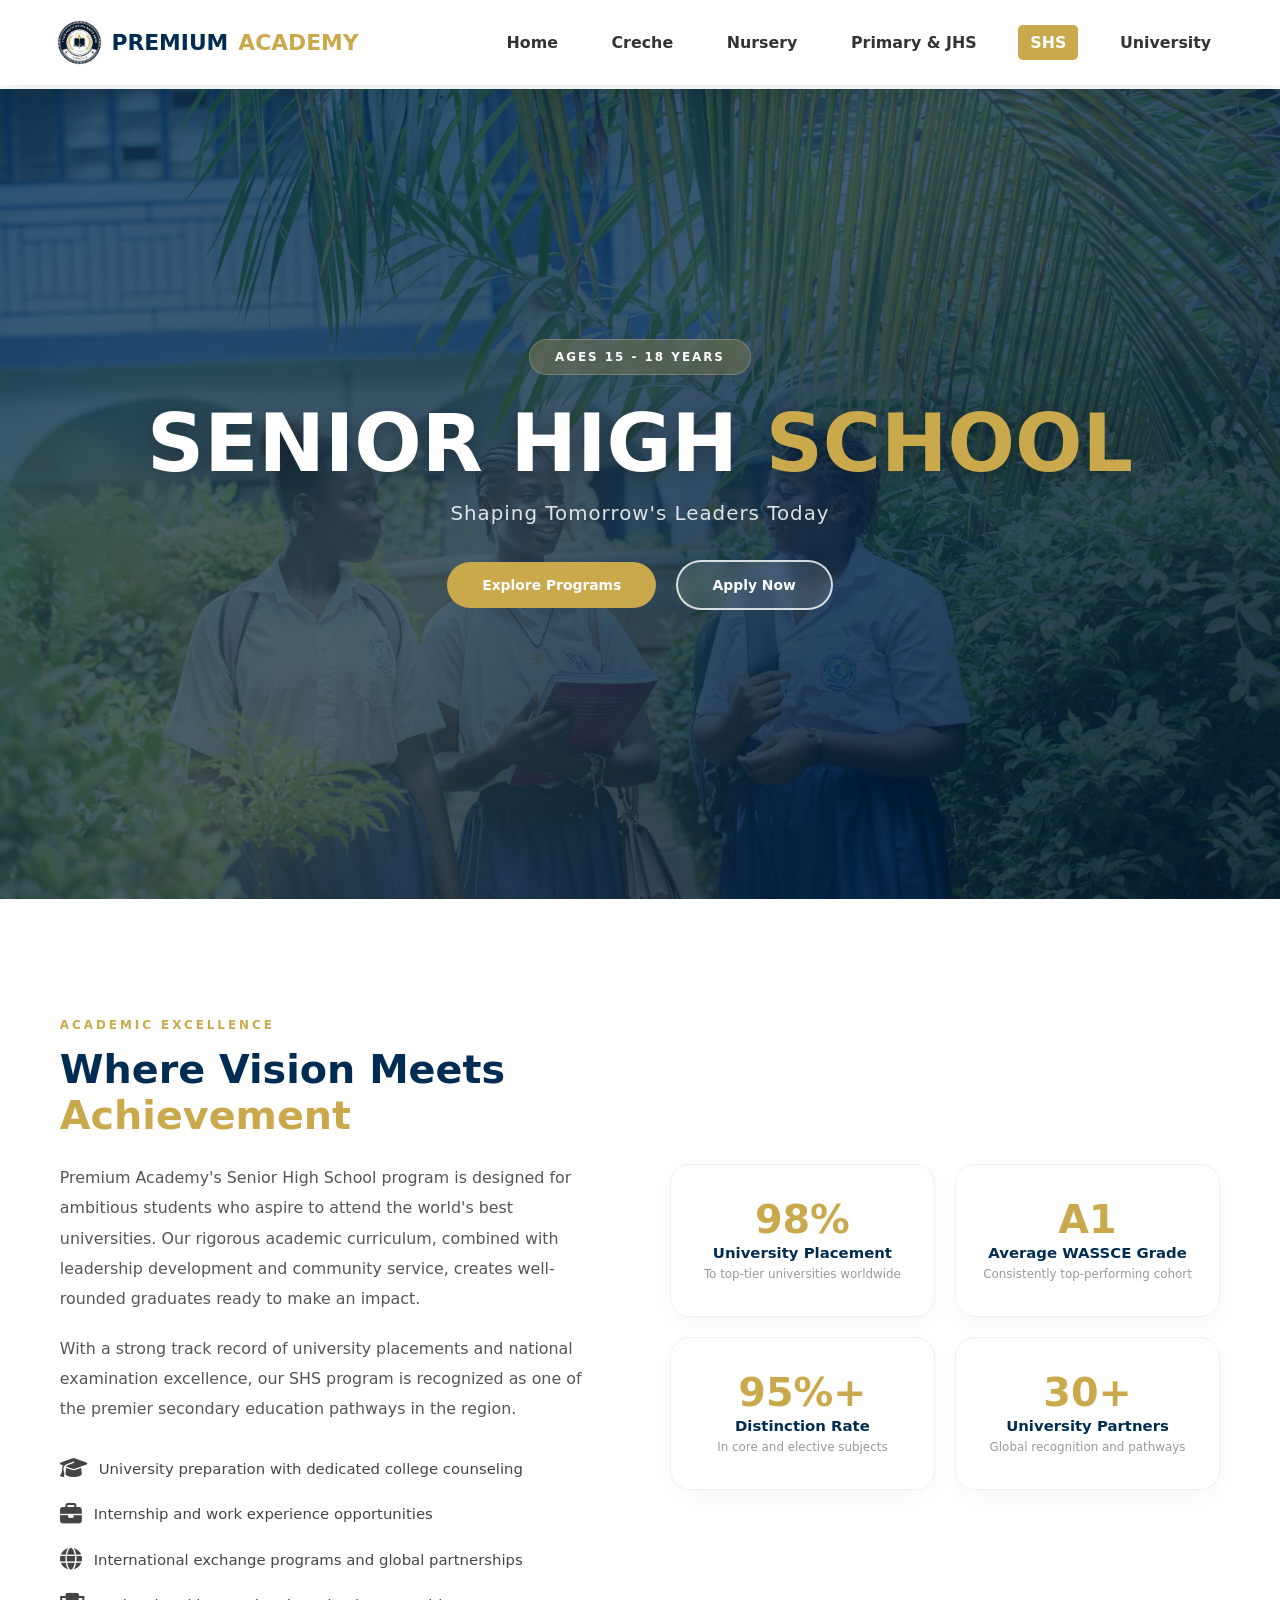
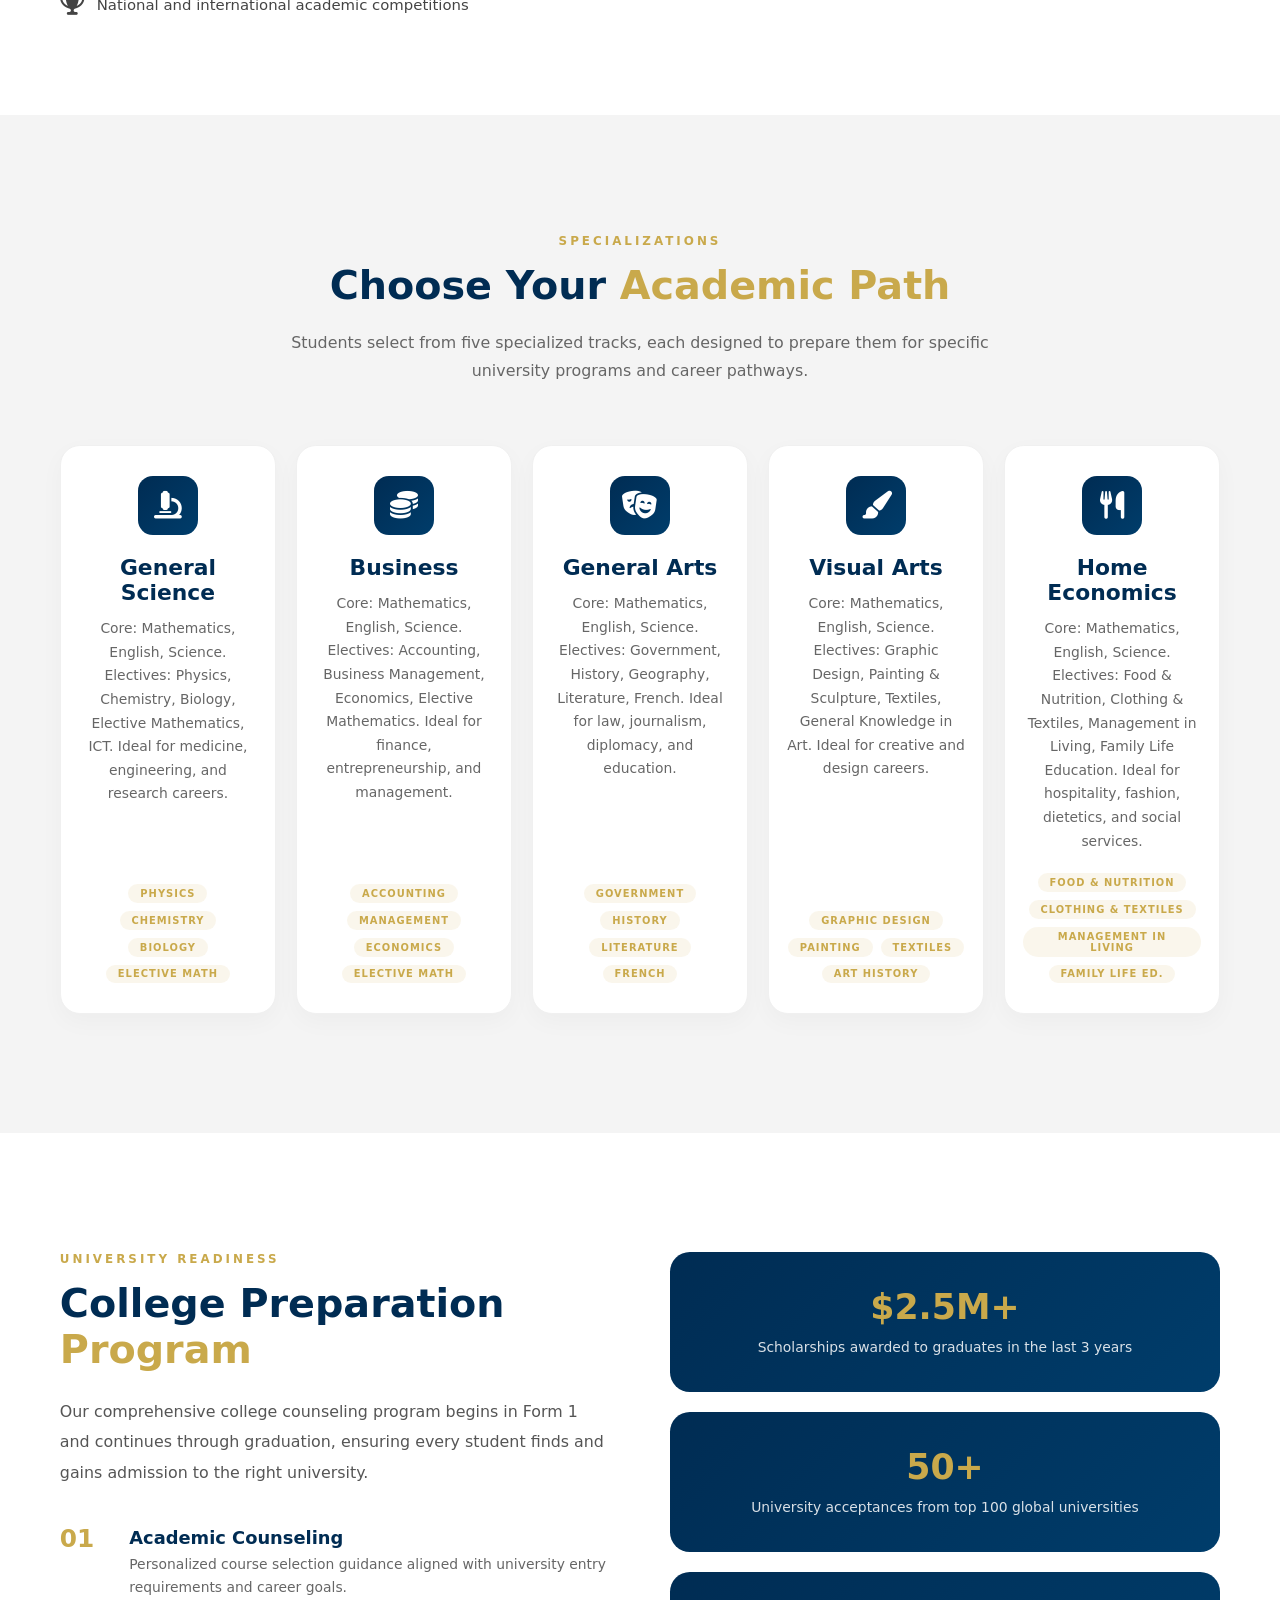
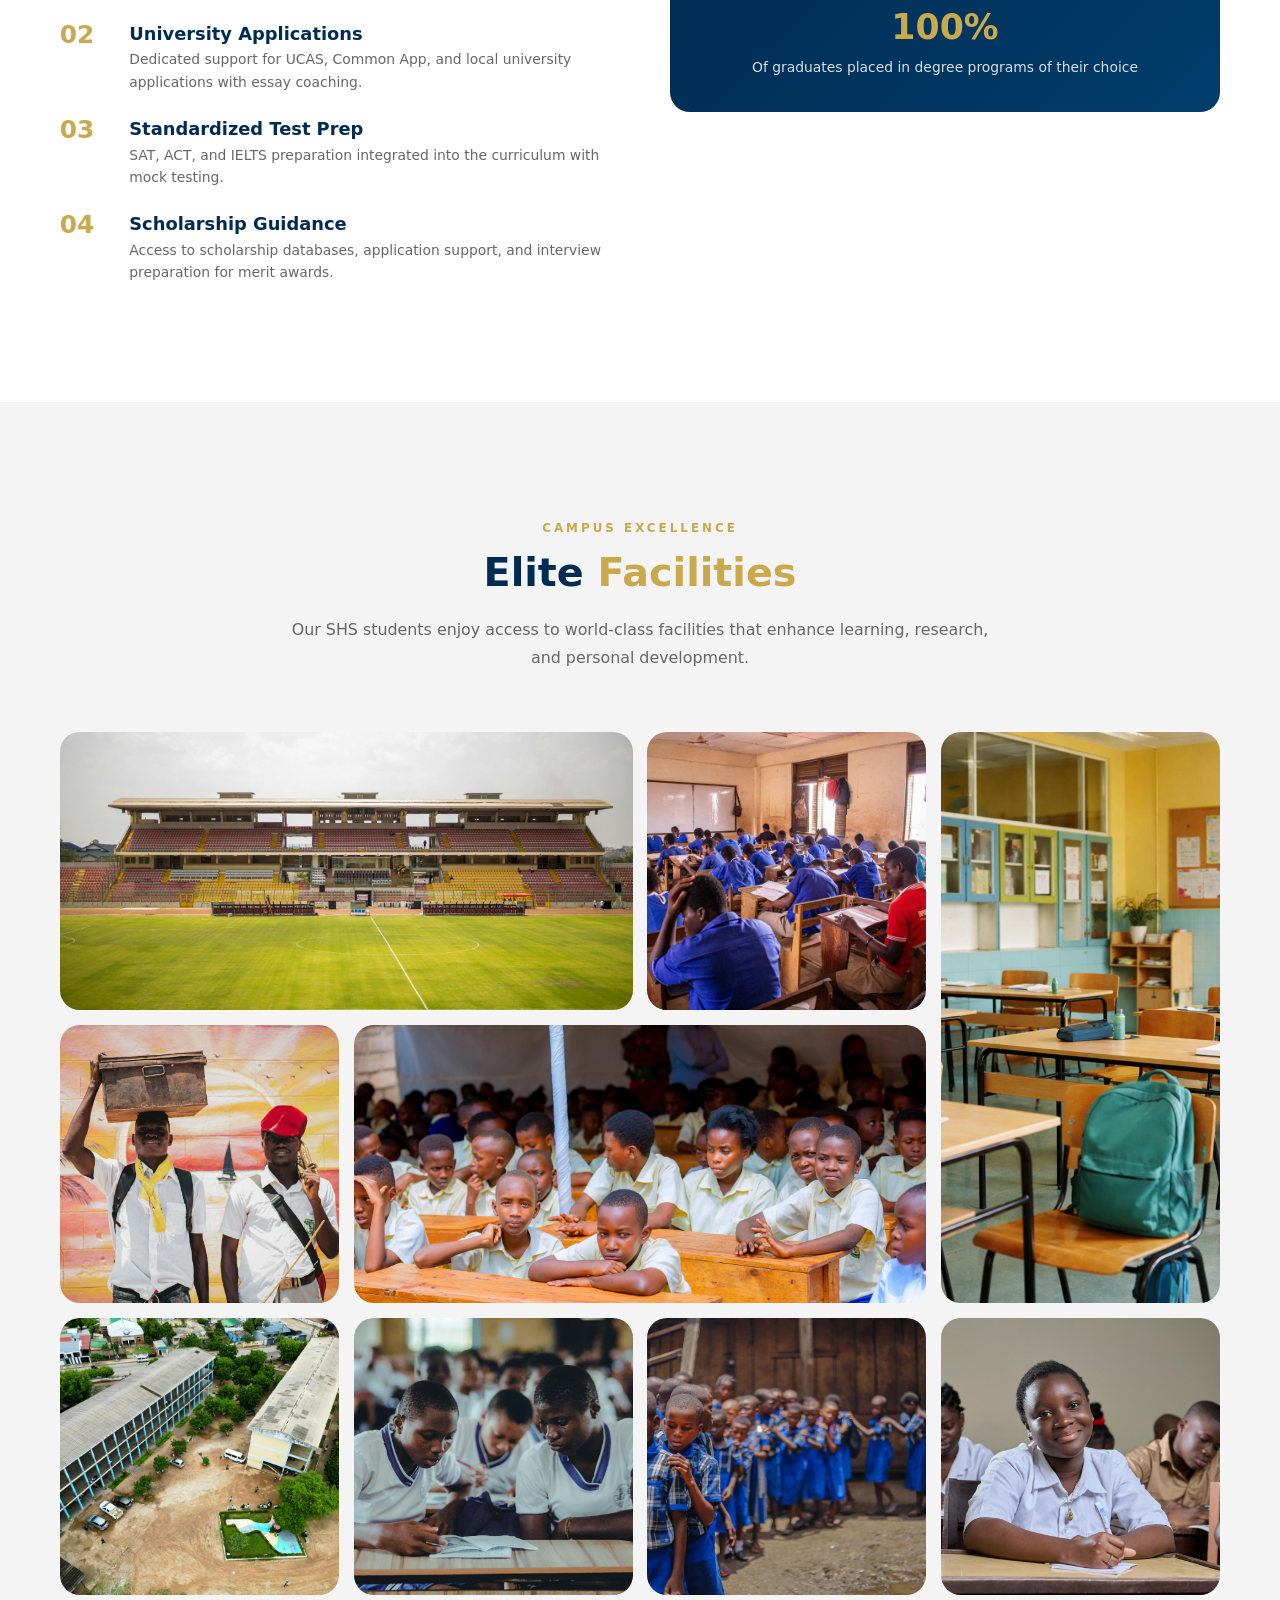
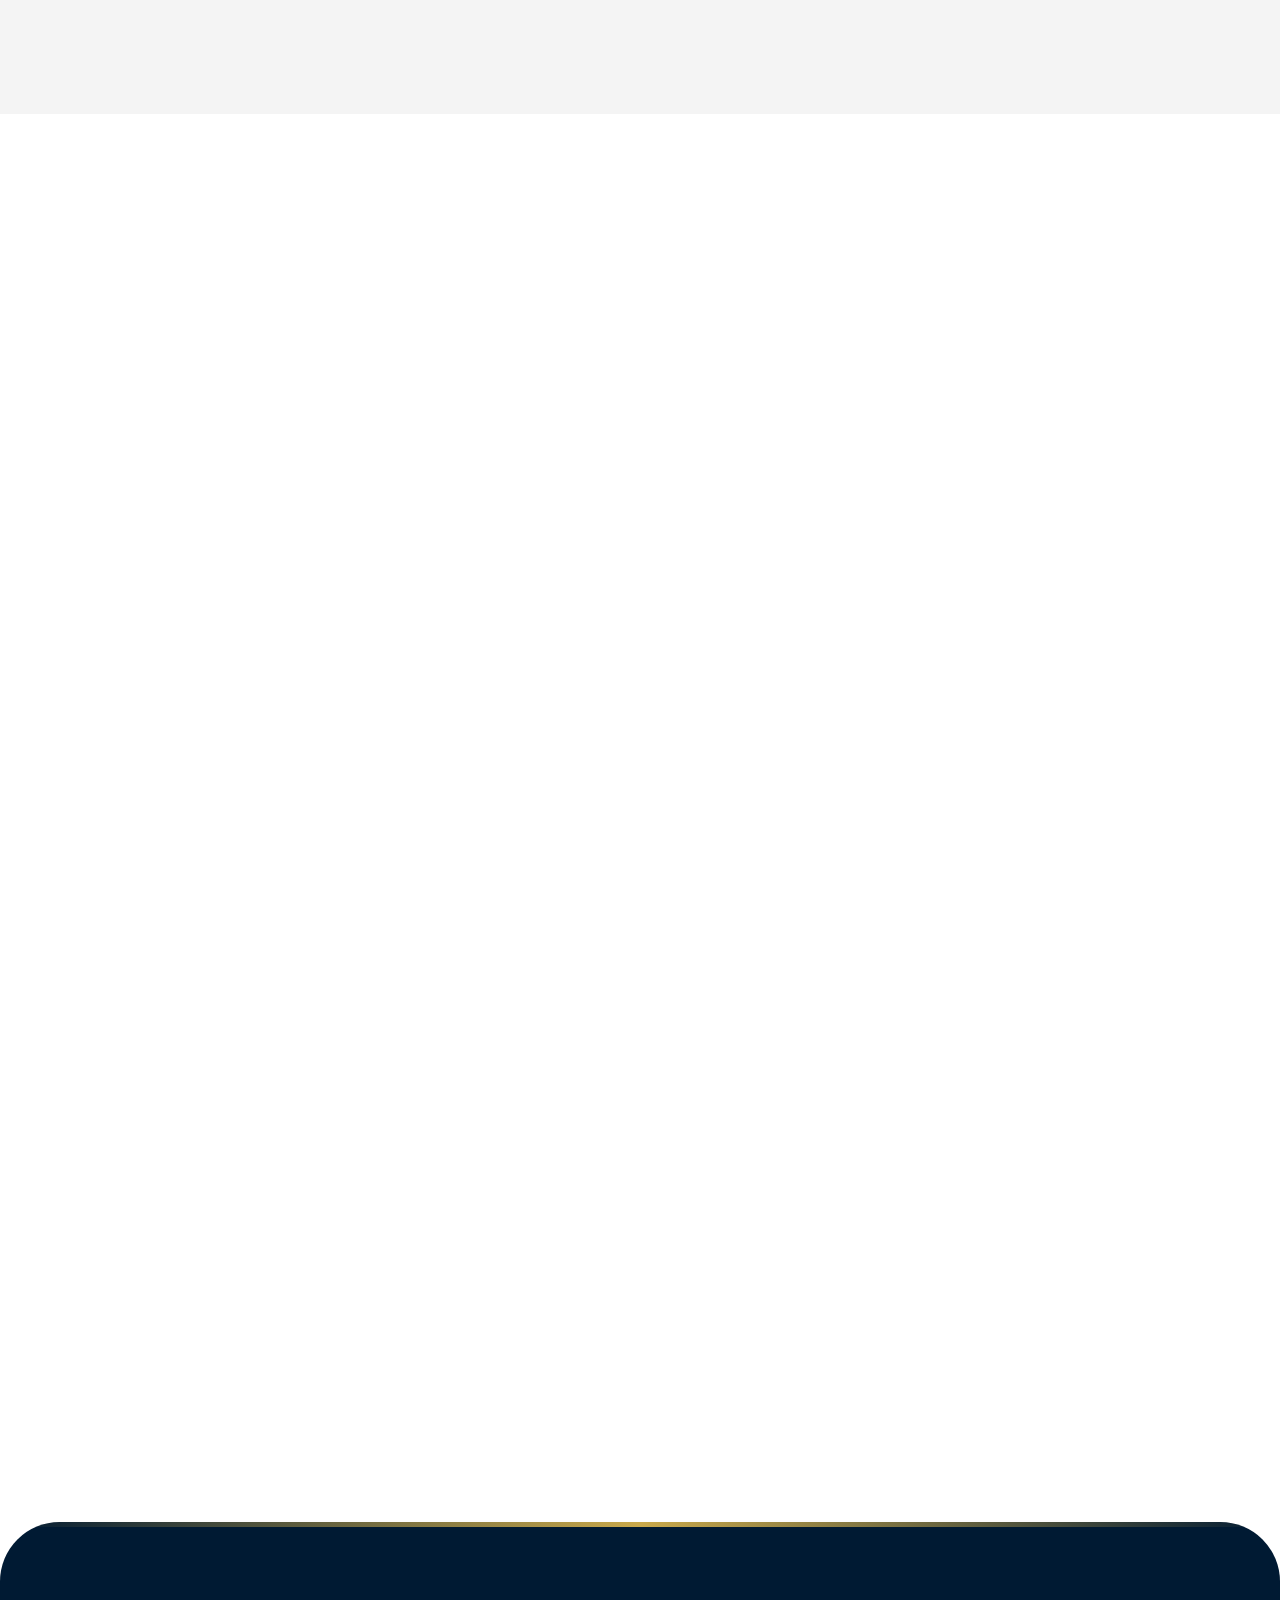
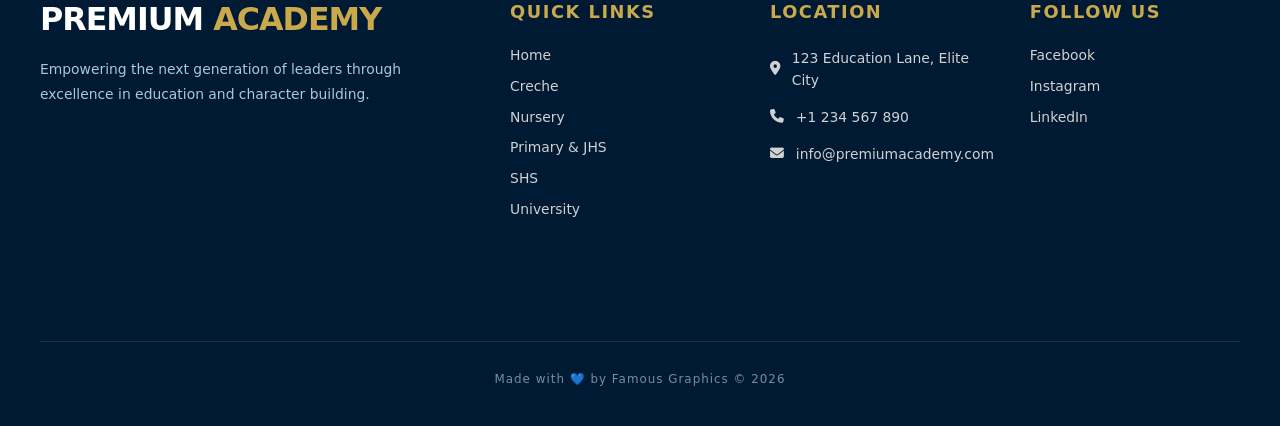
<file: shs.html>
<!DOCTYPE html>
<html lang="en">
<head>
    <meta charset="UTF-8">
    <meta name="viewport" content="width=device-width, initial-scale=1.0">
    <title>PREMIUM ACADEMY | SHS - Shaping Tomorrow's Leaders Today</title>
    <link rel="stylesheet" href="css/global.css">
    <link rel="stylesheet" href="css/shs.css">
    <link rel="icon" type="image/x-icon" href="img/logo.png">
    <link rel="stylesheet" href="https://cdnjs.cloudflare.com/ajax/libs/font-awesome/6.5.1/css/all.min.css">
</head>
<body>

    <nav>
        <div class="navItems">
            <div class="brand">
                <a href="index.html"><img src="img/logo.png" alt="Premium Academy Logo">PREMIUM <span>ACADEMY</span></a>
            </div>
            <ul id="navlinks">
                <li><a href="index.html">Home</a></li>
                <li><a href="creche.html">Creche</a></li>
                <li><a href="nursery.html">Nursery</a></li>
                <li><a href="primary.html">Primary & JHS</a></li>
                <li><a href="shs.html">SHS</a></li>
                <li><a href="university.html">University</a></li>
            </ul>
            <div id="openBtn"><img src="img/menu.png" alt="Menu"></div>
        </div>
    </nav>

    <header class="shsHero">
        <div class="heroContent">
            <span class="heroBadge">Ages 15 - 18 Years</span>
            <h1>Senior High <span class="goldText">School</span></h1>
            <p>Shaping Tomorrow's Leaders Today</p>
            <div class="heroBtns">
                <a href="#overview" class="mainBtn">Explore Programs</a>
                <a href="#" class="secBtn modalTrigger">Apply Now</a>
            </div>
        </div>
    </header>

    <main>
        <section class="shsOverview fade-in" id="overview">
            <div class="container">
                <div class="overviewGrid">
                    <div class="overviewText">
                        <span class="sectionLabel">Academic Excellence</span>
                        <h2>Where Vision Meets <span class="goldText">Achievement</span></h2>
                        <p>Premium Academy's Senior High School program is designed for ambitious students who aspire to attend the world's best universities. Our rigorous academic curriculum, combined with leadership development and community service, creates well-rounded graduates ready to make an impact.</p>
                        <p>With a strong track record of university placements and national examination excellence, our SHS program is recognized as one of the premier secondary education pathways in the region.</p>
                        <ul class="benefitList">
                            <li>
                                <span class="benefitIcon"><i class="fa-solid fa-graduation-cap"></i></span>
                                <span>University preparation with dedicated college counseling</span>
                            </li>
                            <li>
                                <span class="benefitIcon"><i class="fa-solid fa-briefcase"></i></span>
                                <span>Internship and work experience opportunities</span>
                            </li>
                            <li>
                                <span class="benefitIcon"><i class="fa-solid fa-globe"></i></span>
                                <span>International exchange programs and global partnerships</span>
                            </li>
                            <li>
                                <span class="benefitIcon"><i class="fa-solid fa-trophy"></i></span>
                                <span>National and international academic competitions</span>
                            </li>
                        </ul>
                    </div>
                    <div class="overviewStats">
                        <div class="statCard">
                            <span class="statNumber">98%</span>
                            <p class="statLabel">University Placement</p>
                            <span class="statDetail">To top-tier universities worldwide</span>
                        </div>
                        <div class="statCard">
                            <span class="statNumber">A1</span>
                            <p class="statLabel">Average WASSCE Grade</p>
                            <span class="statDetail">Consistently top-performing cohort</span>
                        </div>
                        <div class="statCard">
                            <span class="statNumber">95%+</span>
                            <p class="statLabel">Distinction Rate</p>
                            <span class="statDetail">In core and elective subjects</span>
                        </div>
                        <div class="statCard">
                            <span class="statNumber">30+</span>
                            <p class="statLabel">University Partners</p>
                            <span class="statDetail">Global recognition and pathways</span>
                        </div>
                    </div>
                </div>
            </div>
        </section>

        <section class="academicTracks fade-in">
            <div class="container">
                <div class="sectionHeader">
                    <span class="sectionLabel">Specializations</span>
                    <h2>Choose Your <span class="goldText">Academic Path</span></h2>
                    <p>Students select from five specialized tracks, each designed to prepare them for specific university programs and career pathways.</p>
                </div>
                <div class="tracksGrid">
                    <div class="trackCard">
                        <div class="trackIconWrap">
                            <span class="trackIcon"><i class="fa-solid fa-microscope"></i></span>
                        </div>
                        <h3>General Science</h3>
                        <p>Core: Mathematics, English, Science. Electives: Physics, Chemistry, Biology, Elective Mathematics, ICT. Ideal for medicine, engineering, and research careers.</p>
                        <div class="trackSubjects">
                            <span>Physics</span>
                            <span>Chemistry</span>
                            <span>Biology</span>
                            <span>Elective Math</span>
                        </div>
                    </div>
                    <div class="trackCard">
                        <div class="trackIconWrap">
                            <span class="trackIcon"><i class="fa-solid fa-coins"></i></span>
                        </div>
                        <h3>Business</h3>
                        <p>Core: Mathematics, English, Science. Electives: Accounting, Business Management, Economics, Elective Mathematics. Ideal for finance, entrepreneurship, and management.</p>
                        <div class="trackSubjects">
                            <span>Accounting</span>
                            <span>Management</span>
                            <span>Economics</span>
                            <span>Elective Math</span>
                        </div>
                    </div>
                    <div class="trackCard">
                        <div class="trackIconWrap">
                            <span class="trackIcon"><i class="fa-solid fa-masks-theater"></i></span>
                        </div>
                        <h3>General Arts</h3>
                        <p>Core: Mathematics, English, Science. Electives: Government, History, Geography, Literature, French. Ideal for law, journalism, diplomacy, and education.</p>
                        <div class="trackSubjects">
                            <span>Government</span>
                            <span>History</span>
                            <span>Literature</span>
                            <span>French</span>
                        </div>
                    </div>
                    <div class="trackCard">
                        <div class="trackIconWrap">
                            <span class="trackIcon"><i class="fa-solid fa-paintbrush"></i></span>
                        </div>
                        <h3>Visual Arts</h3>
                        <p>Core: Mathematics, English, Science. Electives: Graphic Design, Painting & Sculpture, Textiles, General Knowledge in Art. Ideal for creative and design careers.</p>
                        <div class="trackSubjects">
                            <span>Graphic Design</span>
                            <span>Painting</span>
                            <span>Textiles</span>
                            <span>Art History</span>
                        </div>
                    </div>
                    <div class="trackCard">
                        <div class="trackIconWrap">
                            <span class="trackIcon"><i class="fa-solid fa-utensils"></i></span>
                        </div>
                        <h3>Home Economics</h3>
                        <p>Core: Mathematics, English, Science. Electives: Food & Nutrition, Clothing & Textiles, Management in Living, Family Life Education. Ideal for hospitality, fashion, dietetics, and social services.</p>
                        <div class="trackSubjects">
                            <span>Food &amp; Nutrition</span>
                            <span>Clothing &amp; Textiles</span>
                            <span>Management in Living</span>
                            <span>Family Life Ed.</span>
                        </div>
                    </div>
                </div>
            </div>
        </section>

        <section class="collegePrep fade-in">
            <div class="container">
                <div class="prepGrid">
                    <div class="prepContent">
                        <span class="sectionLabel">University Readiness</span>
                        <h2>College Preparation <span class="goldText">Program</span></h2>
                        <p>Our comprehensive college counseling program begins in Form 1 and continues through graduation, ensuring every student finds and gains admission to the right university.</p>
                        <div class="prepFeatures">
                            <div class="prepFeature">
                                <span class="prepNumber">01</span>
                                <div>
                                    <h4>Academic Counseling</h4>
                                    <p>Personalized course selection guidance aligned with university entry requirements and career goals.</p>
                                </div>
                            </div>
                            <div class="prepFeature">
                                <span class="prepNumber">02</span>
                                <div>
                                    <h4>University Applications</h4>
                                    <p>Dedicated support for UCAS, Common App, and local university applications with essay coaching.</p>
                                </div>
                            </div>
                            <div class="prepFeature">
                                <span class="prepNumber">03</span>
                                <div>
                                    <h4>Standardized Test Prep</h4>
                                    <p>SAT, ACT, and IELTS preparation integrated into the curriculum with mock testing.</p>
                                </div>
                            </div>
                            <div class="prepFeature">
                                <span class="prepNumber">04</span>
                                <div>
                                    <h4>Scholarship Guidance</h4>
                                    <p>Access to scholarship databases, application support, and interview preparation for merit awards.</p>
                                </div>
                            </div>
                        </div>
                    </div>
                    <div class="prepStats">
                        <div class="prepStatCard">
                            <span class="prepStatNumber">$2.5M+</span>
                            <p>Scholarships awarded to graduates in the last 3 years</p>
                        </div>
                        <div class="prepStatCard">
                            <span class="prepStatNumber">50+</span>
                            <p>University acceptances from top 100 global universities</p>
                        </div>
                        <div class="prepStatCard">
                            <span class="prepStatNumber">100%</span>
                            <p>Of graduates placed in degree programs of their choice</p>
                        </div>
                    </div>
                </div>
            </div>
        </section>

        <section class="eliteFacilities fade-in">
            <div class="container">
                <div class="sectionHeader">
                    <span class="sectionLabel">Campus Excellence</span>
                    <h2>Elite <span class="goldText">Facilities</span></h2>
                    <p>Our SHS students enjoy access to world-class facilities that enhance learning, research, and personal development.</p>
                </div>
                <div class="facilityGallery">
                    <div class="galleryItem wide">
                        <img src="img/stadium.jpg" alt="Sports Stadium">
                        <div class="galleryOverlay">
                            <h3>Olympic-Size Sports Complex</h3>
                            <p>Multi-sport facilities including football, athletics, swimming, and basketball</p>
                        </div>
                    </div>
                    <div class="galleryItem">
                        <img src="img/classroom2.jpg" alt="Library">
                        <div class="galleryOverlay">
                            <h3>Research Library</h3>
                            <p>Digital and physical resources for advanced research</p>
                        </div>
                    </div>
                    <div class="galleryItem tall">
                        <img src="img/classroom.jpg" alt="Science Laboratory">
                        <div class="galleryOverlay">
                            <h3>Advanced Science Labs</h3>
                            <p>State-of-the-art physics, chemistry, and biology laboratories</p>
                        </div>
                    </div>
                    <div class="galleryItem">
                        <img src="img/shs.jpg" alt="ICT Center">
                        <div class="galleryOverlay">
                            <h3>ICT Innovation Hub</h3>
                            <p>High-speed computing and technology innovation space</p>
                        </div>
                    </div>
                    <div class="galleryItem wide">
                        <img src="img/nurseryhero.jpg" alt="Boarding Facilities">
                        <div class="galleryOverlay">
                            <h3>Premium Boarding Houses</h3>
                            <p>Modern, comfortable boarding with 24/7 pastoral care and study support</p>
                        </div>
                    </div>
                    <div class="galleryItem">
                        <img src="img/homehero2.jpg" alt="Performing Arts">
                        <div class="galleryOverlay">
                            <h3>Performing Arts Center</h3>
                            <p>500-seat auditorium for drama, music, and cultural events</p>
                        </div>
                    </div>
                    <div class="galleryItem">
                        <img src="img/primarysch.jpg" alt="Dining Hall">
                        <div class="galleryOverlay">
                            <h3>Executive Dining Hall</h3>
                            <p>Restaurant-style dining with nutritionist-designed menus</p>
                        </div>
                    </div>
                    <div class="galleryItem">
                        <img src="img/creceh.jpg" alt="Health Center">
                        <div class="galleryOverlay">
                            <h3>School Health Center</h3>
                            <p>24/7 medical facility with resident doctor and nurses</p>
                        </div>
                    </div>
                    <div class="galleryItem">
                        <img src="img/jhs.jpg" alt="Student Lounge">
                        <div class="galleryOverlay">
                            <h3>Student Lounge & Recreation</h3>
                            <p>Modern relaxation and socializing spaces for students</p>
                        </div>
                    </div>
                </div>
            </div>
        </section>

        <section class="testimonials fade-in">
            <div class="container">
                <div class="sectionHeader">
                    <span class="sectionLabel">Testimonials</span>
                    <h2>Success <span class="goldText">Stories</span></h2>
                </div>
                <div class="testimonialsGrid">
                    <div class="testimonialCard">
                        <div class="testimonialQuote">
                            <p>Premium Academy gave me the confidence and academic foundation to pursue my dream of studying medicine. The science program is exceptional, and the teachers genuinely care about each student's success.</p>
                        </div>
                        <div class="testimonialAuthor">
                            <div class="authorAvatar">AA</div>
                            <div class="authorInfo">
                                <h4>Abena Adjei</h4>
                                <span>Alumna, Class of 2024 | University of Ghana Medical School</span>
                            </div>
                        </div>
                    </div>
                    <div class="testimonialCard">
                        <div class="testimonialQuote">
                            <p>The college counseling program was instrumental in my success. I received guidance every step of the way, from choosing the right courses to preparing my application essays. I am grateful for the support.</p>
                        </div>
                        <div class="testimonialAuthor">
                            <div class="authorAvatar">KM</div>
                            <div class="authorInfo">
                                <h4>Kwame Mensah</h4>
                                <span>Alumnus, Class of 2023 | University of Pennsylvania</span>
                            </div>
                        </div>
                    </div>
                    <div class="testimonialCard">
                        <div class="testimonialQuote">
                            <p>What sets Premium Academy apart is the leadership development. I graduated not just with excellent grades, but with the skills to lead, communicate, and make a difference in my community.</p>
                        </div>
                        <div class="testimonialAuthor">
                            <div class="authorAvatar">EO</div>
                            <div class="authorInfo">
                                <h4>Esi Osei</h4>
                                <span>Alumna, Class of 2024 | University of Cape Coast</span>
                            </div>
                        </div>
                    </div>
                </div>
            </div>
        </section>

        <section class="shsCta fade-in">
            <div class="container">
                <div class="ctaBox">
                    <h2>Shape Your Future at <span class="goldText">Premium Academy</span></h2>
                    <p>Join a community of ambitious scholars and future leaders. Applications for the next academic year are now being accepted.</p>
                    <div class="ctaBtns">
                        <a href="#" class="mainBtn modalTrigger">Apply for Admission</a>
                        <a href="#" class="secBtn modalTrigger">Download Prospectus</a>
                    </div>
                </div>
            </div>
        </section>
    </main>

    <div class="modalOverlay" id="modalOverlay">
        <div class="modalBox">
            <button class="modalClose" id="modalClose">&times;</button>
            <div class="modalHeader">
                <h2>Apply to Senior <span class="goldText">High School</span></h2>
                <p>Fill in your details and our admissions team will contact you within 24 hours to discuss your enrollment.</p>
            </div>
            <form class="modalForm" id="modalForm">
                <div class="formRow">
                    <div class="formGroup">
                        <label for="formName">Full Name *</label>
                        <input type="text" id="formName" name="name" placeholder="Enter your full name" required>
                    </div>
                    <div class="formGroup">
                        <label for="formEmail">Email Address *</label>
                        <input type="email" id="formEmail" name="email" placeholder="Enter your email address" required>
                    </div>
                </div>
                <div class="formRow">
                    <div class="formGroup">
                        <label for="formPhone">Phone Number *</label>
                        <input type="tel" id="formPhone" name="phone" placeholder="Enter your phone number" required>
                    </div>
                    <div class="formGroup">
                        <label for="formProgram">Program of Interest *</label>
                        <select id="formProgram" name="program" required>
                            <option value="">Select a program</option>
                            <option value="General Science">General Science</option>
                            <option value="Business">Business</option>
                            <option value="General Arts">General Arts</option>
                            <option value="Visual Arts">Visual Arts</option>
                            <option value="Other">Other</option>
                        </select>
                    </div>
                </div>
                <div class="formGroup">
                    <label for="formMessage">Message</label>
                    <textarea id="formMessage" name="message" placeholder="Tell us about your academic background, interests, or any questions you may have..." rows="4"></textarea>
                </div>
                <div class="formGroup checkboxGroup">
                    <input type="checkbox" id="formConsent" name="consent" required>
                    <label for="formConsent">I consent to Premium Academy processing my data for admissions purposes. *</label>
                </div>
                <button type="submit" class="formSubmit">Submit Enquiry</button>
            </form>
            <div class="modalFooter">
                <p>Alternatively, call us on <strong><i class="fa-solid fa-phone"></i> +1 234 567 890</strong> or visit our campus</p>
            </div>
        </div>
    </div>

    <footer>
        <div class="footerInfo">
            <div class="brandName">
                <h1>PREMIUM <span>ACADEMY</span></h1>
                <p>Empowering the next generation of leaders through excellence in education and character building.</p>
            </div>
            <div class="links">
                <h2>Quick Links</h2>
                <ul>
                    <li><a href="index.html">Home</a></li>
                    <li><a href="creche.html">Creche</a></li>
                    <li><a href="nursery.html">Nursery</a></li>
                    <li><a href="primary.html">Primary & JHS</a></li>
                    <li><a href="shs.html">SHS</a></li>
                    <li><a href="university.html">University</a></li>
                </ul>
            </div>
            <div class="contact">
                <h3>Location</h3>
                <p class="location"><i class="fa-solid fa-location-dot"></i> 123 Education Lane, Elite City</p>
                <p class="call"><i class="fa-solid fa-phone"></i> +1 234 567 890</p>
                <p><i class="fa-solid fa-envelope"></i> info@premiumacademy.com</p>
            </div>
            <div class="socialMedia">
                <h4>Follow Us</h4>
                <a href="#">Facebook</a>
                <a href="#">Instagram</a>
                <a href="#">LinkedIn</a>
            </div>
            <p>Made with 💙 by Famous Graphics &copy; <span id="footerDate"></span></p>
        </div>
    </footer>

    <script src="js/script.js"></script>
</body>
</html>
</file>
<file: css/global.css>
:root {
    --primary-blue: #002c53;
    --secondary-blue: #001a33;
    --primary-gold: #c9a94b;
    --accent-gold: #ffaa00;
    --white: #ffffff;
    --light-gray: #f4f4f4;
    --text-dark: #333333;
    --text-muted: #b0c4de;
    --off-white: #f8f9fa;
    --shadow-sm: 0 2px 8px rgba(0, 0, 0, 0.06);
    --shadow-md: 0 8px 30px rgba(0, 0, 0, 0.08);
    --shadow-premium: 0 20px 60px rgba(0, 0, 0, 0.1);
    --radius-sm: 1rem;
    --radius-md: 1.5rem;
    --radius-lg: 2.5rem;
    --transition: all 0.4s cubic-bezier(0.165, 0.84, 0.44, 1);
    scroll-behavior: smooth;
}

*{
    padding: 0;
    margin: 0;
    box-sizing: border-box;
}

body{
    background-color: var(--white);
    font-family: system-ui, -apple-system, BlinkMacSystemFont, 'Segoe UI', Roboto, Oxygen, Ubuntu, Cantarell, 'Open Sans', 'Helvetica Neue', sans-serif;
    list-style: none;
    color: var(--text-dark);
    padding-top: 9rem;
}

html{
    font-size: 76%;
    scroll-behavior: smooth;
}

nav{
    background-color: rgba(255, 255, 255, 0.9);
    backdrop-filter: blur(8px);
    -webkit-backdrop-filter: blur(8px);
    will-change: transform;
    display: flex;
    justify-content: space-between;
    gap: 3rem;
    align-items: center;
    width: 100%;
    position: fixed;
    top: 0;
    left: 0;
    z-index: 100;
    box-shadow: 0 2px 20px 0 rgba(0, 0, 0, 0.1);
}

.navItems{
    display: flex;
    justify-content: space-evenly;
    gap: 10rem;
    align-items: center;
    padding: 20px;
    width: 100%;
}

.brand a{
    display: flex;
    justify-content: center;
    align-items: center;
    text-decoration: none;
    font-weight: 900;
    font-size: 2.2rem;
    gap: 1rem;
    color: var(--primary-blue);
    
}

.brand span{
    color: var(--primary-gold);
}

.brand img{
    height: 4.5rem;
}

nav ul{
    list-style-type: none;
    display: flex;
    justify-content: space-between;
    gap: 3rem;
    align-items: center;
}

nav ul li a{
    text-decoration: none;
    color: var(--text-dark);
    font-size: 1.6rem;
    font-weight: 500;
    padding: 0.8rem 1.2rem;
    transition: var(--transition);
    font-weight: 600;
}

nav ul li a:hover{
    color: var(--white);
    background-color: var(--primary-gold);
    border-radius: 0.5rem;
}

nav ul li a.active{
    color: var(--white);
    background-color: var(--primary-gold);
    border-radius: 0.5rem;
}

#openBtn, #closeBtn{
    display: none;
}

#openBtn img, #closeBtn img{
    height: 3rem;
}

footer {
    background-color: var(--secondary-blue);
    color: var(--white);
    padding: 8rem 2rem 4rem;
    margin-top: 10rem;
    border-top-left-radius: 6rem;
    border-top-right-radius: 6rem;
    position: relative;
    overflow: hidden;
}

footer::before {
    content: '';
    position: absolute;
    top: 0;
    left: 0;
    width: 100%;
    height: 5px;
    background: linear-gradient(90deg, transparent, var(--primary-gold), transparent);
}

.footerInfo {
    display: flex;
    justify-content: space-between;
    flex-wrap: wrap;
    gap: 5rem;
    max-width: 1200px;
    margin: 0 auto;
}

.brandName {
    flex: 2;
    min-width: 300px;
}

.brandName h1 {
    font-size: 3.2rem;
    margin-bottom: 2rem;
    font-weight: 800;
    letter-spacing: -1px;
    color: var(--white);
}

.brandName h1 span {
    color: var(--primary-gold);
}

.brandName p {
    font-size: 1.4rem;
    line-height: 1.8;
    color: var(--text-muted);
    max-width: 450px;
}

.links, .contact, .socialMedia {
    flex: 1;
    min-width: 200px;
}

.links h2, .contact h3, .socialMedia h4 {
    font-size: 1.8rem;
    margin-bottom: 2.5rem;
    color: var(--primary-gold);
    font-weight: 600;
    text-transform: uppercase;
    letter-spacing: 1.5px;
}

.links ul {
    list-style: none;
}

.links ul li {
    margin-bottom: 1.5rem;
}

.links ul li a {
    color: #d1d1d1;
    text-decoration: none;
    font-size: 1.4rem;
    transition: var(--transition);
}

.links ul li a:hover {
    color: var(--primary-gold);
    padding-left: 10px;
}

.contact p {
    font-size: 1.4rem;
    margin-bottom: 1.5rem;
    line-height: 1.6;
    color: #d1d1d1;
    display: flex;
    align-items: center;
    gap: 1.2rem;
}

.socialMedia a {
    display: block;
    color: #d1d1d1;
    text-decoration: none;
    font-size: 1.4rem;
    margin-bottom: 1.5rem;
    transition: var(--transition);
}

.socialMedia a:hover {
    color: var(--primary-gold);
}

.footerInfo > p:last-child {
    width: 100%;
    text-align: center;
    margin-top: 6rem;
    padding-top: 3rem;
    border-top: 1px solid rgba(255, 255, 255, 0.1);
    color: #7a8ba3;
    font-size: 1.2rem;
    letter-spacing: 1px;
}

/* ====== MODAL FORM (Shared Across All Pages) ====== */
.modalOverlay {
    position: fixed;
    top: 0;
    left: 0;
    width: 100%;
    height: 100%;
    background: rgba(0, 0, 0, 0.6);
    backdrop-filter: blur(8px);
    z-index: 1000;
    display: none;
    justify-content: center;
    align-items: center;
    padding: 2rem;
    overflow-y: auto;
}

.modalOverlay.active {
    display: flex;
}

.modalBox {
    background: var(--white);
    border-radius: 2.5rem;
    max-width: 600px;
    width: 100%;
    padding: 4rem;
    position: relative;
    box-shadow: 0 30px 80px rgba(0, 0, 0, 0.2);
    animation: modalSlideIn 0.3s ease-out;
    max-height: 90vh;
    overflow-y: auto;
}

@keyframes modalSlideIn {
    from {
        opacity: 0;
        transform: translateY(30px) scale(0.95);
    }
    to {
        opacity: 1;
        transform: translateY(0) scale(1);
    }
}

.modalClose {
    position: absolute;
    top: 1.5rem;
    right: 1.5rem;
    width: 4rem;
    height: 4rem;
    border-radius: 50%;
    border: none;
    background: var(--light-gray);
    font-size: 2.4rem;
    cursor: pointer;
    display: flex;
    align-items: center;
    justify-content: center;
    color: #666;
    transition: var(--transition);
    line-height: 1;
}

.modalClose:hover {
    background: var(--primary-gold);
    color: var(--white);
    transform: rotate(90deg);
}

.modalHeader {
    text-align: center;
    margin-bottom: 3rem;
    padding-right: 3rem;
}

.modalHeader h2 {
    font-size: 2.8rem;
    color: var(--primary-blue);
    font-weight: 800;
    margin-bottom: 1rem;
}

.modalHeader p {
    font-size: 1.5rem;
    color: #666;
    line-height: 1.6;
}

.modalForm {
    display: flex;
    flex-direction: column;
    gap: 2rem;
}

.formRow {
    display: grid;
    grid-template-columns: 1fr 1fr;
    gap: 2rem;
}

.formGroup {
    display: flex;
    flex-direction: column;
    gap: 0.6rem;
}

.formGroup label {
    font-size: 1.3rem;
    font-weight: 600;
    color: var(--primary-blue);
}

.formGroup input,
.formGroup select,
.formGroup textarea {
    padding: 1.2rem 1.5rem;
    border: 2px solid #e0e0e0;
    border-radius: 1.2rem;
    font-size: 1.4rem;
    font-family: inherit;
    transition: var(--transition);
    background: #fafafa;
    color: var(--text-dark);
    outline: none;
}

.formGroup input:focus,
.formGroup select:focus,
.formGroup textarea:focus {
    border-color: var(--primary-gold);
    background: var(--white);
    box-shadow: 0 0 0 4px rgba(201, 169, 75, 0.1);
}

.formGroup textarea {
    resize: vertical;
    min-height: 10rem;
}

.checkboxGroup {
    flex-direction: row;
    align-items: center;
    gap: 1rem;
}

.checkboxGroup input[type="checkbox"] {
    width: 2rem;
    height: 2rem;
    accent-color: var(--primary-gold);
    flex-shrink: 0;
}

.checkboxGroup label {
    font-size: 1.3rem;
    font-weight: 400;
    color: #666;
}

.formSubmit {
    width: 100%;
    text-align: center;
    padding: 1.6rem;
    font-size: 1.6rem;
    background-color: var(--primary-gold);
    color: var(--white);
    border: none;
    border-radius: 10rem;
    font-weight: 600;
    cursor: pointer;
    transition: var(--transition);
}

.formSubmit:hover {
    background-color: var(--white);
    color: var(--primary-blue);
    transform: translateY(-3px);
    box-shadow: 0 10px 30px rgba(0, 0, 0, 0.2);
}

.modalFooter {
    margin-top: 3rem;
    padding-top: 2rem;
    border-top: 1px solid #f0f0f0;
    text-align: center;
}

.modalFooter p {
    font-size: 1.3rem;
    color: #888;
    line-height: 1.6;
}

@media (max-width: 48rem) {
    .formRow {
        grid-template-columns: 1fr;
    }
    .modalBox {
        padding: 3rem 2rem;
    }
    .modalHeader h2 {
        font-size: 2.4rem;
    }
}

@media (max-width: 30rem) {
    .modalBox {
        padding: 2.5rem 1.5rem;
    }
}

/* ====== End Modal Styles ====== */

.fade-in {
    opacity: 0;
    transform: translateY(30px);
    transition: opacity 0.6s ease-out, transform 0.6s ease-out;
}

.fade-in-visible {
    opacity: 1;
    transform: translateY(0);
}

@media (min-width: 144.1rem) {
  html { font-size: 68%; }
}

@media (min-width: 102.5rem) and (max-width: 144rem) {
  html { font-size: 62.5%; }
}

@media (min-width: 76.9rem) and (max-width: 102.4rem) {
  html { font-size: 62%; }
}

@media (min-width: 64.1rem) and (max-width: 76.8rem) {
  html { font-size: 61%; }
}

@media (max-width: 64rem) {
    html { font-size: 60%; }
    #openBtn{
        display: block;
    }
    .navItems{
        position: relative;
    }
    nav ul{
        position: absolute;
        top: 100%;
        left: 0;
        right: 0;
        display: none;
        justify-content: center;
        align-items: center;
        text-align: left;
        flex-direction: column;
        background-color: var(--white);
        z-index: 100;
        width: 100%;
        margin-left: auto;
        padding: 3rem;
        border-radius: 0 0 2rem 2rem;
        box-shadow: 0 10px 20px rgba(0,0,0,0.1);
        text-align: center;
        transition: 0.25s;
    }
    
    nav ul.active{
        display: flex;
    }
    #closeBtn.show{
        display: block;
    }
    .brandName {
        flex: 1 1 100%;
        text-align: center;
    }
    .brandName p {
        margin: 0 auto;
    }
    .footerInfo {
        gap: 4rem;
    }
}

@media (max-width: 48rem) {
    html { font-size: 55%; }
    .links, .contact, .socialMedia {
        flex: 1 1 45%;
    }
}

@media (max-width: 30rem) {
    html { font-size: 55%; }
    .links, .contact, .socialMedia {
        flex: 1 1 100%;
        text-align: center;
    }
    .contact p {
        justify-content: center;
    }
    .footerInfo {
        gap: 3rem;
    }
}

@media (max-width: 22.5rem) {
    html { font-size: 50%; }
}
</file>
<file: css/style.css>
header {
    background-image: url(../img/homehero.jpg);
    background-size: cover;
    background-position: center;
    background-repeat: no-repeat;
    height: 80vh;
    color: var(--white);
    text-align: center;
    padding: 100px 20px;
    display: flex;
    justify-content: center;
    align-items: center;
    flex-direction: column;
    background-color: rgba(0, 0, 0, 0.6);
    background-blend-mode: overlay;
    position: relative;
    overflow: hidden;
    background-attachment: fixed;
}

header::after {
    content: '';
    position: absolute;
    bottom: -2px;
    left: 0;
    width: 100%;
    height: 80px;
    background: url("data:image/svg+xml,%3Csvg xmlns='http://www.w3.org/2000/svg' viewBox='0 0 1440 120'%3E%3Cpath fill='%23ffffff' fill-opacity='1' d='M0,24 C160,4 320,4 480,24 C640,44 800,44 960,24 C1120,4 1280,4 1440,24 L1440,120 L0,120 Z'/%3E%3C/svg%3E");
    background-size: cover;
    background-repeat: no-repeat;
    pointer-events: none;
    z-index: 2;
}



.intro {
    font-size: 1.2rem;
    font-weight: 600;
    text-transform: uppercase;
    letter-spacing: 2px;
    background-color: rgba(201, 169, 75, 0.2);
    color: var(--white);
    padding: 1.5rem 3rem;
    width: fit-content;
    display: inline-flex;
    border-radius: 10rem;
    margin-bottom: 2rem;
}

.headerContent {
    height: 100%;
    display: flex;
    justify-content: center;
    align-items: center;
    flex-direction: column;
    position: relative;
    z-index: 3;
}

.headerContent h1 {
    font-size: 8rem;
    margin-bottom: 1.5rem;
    line-height: 1.1;
}

.headerContent h1 span {
    color: var(--primary-gold);
}

.headerContent p {
    font-size: 1.8rem;
    max-width: 800px;
    margin: 0 auto 3rem;
    color: #e0e0e0;
}

.heroBtns {
    display: flex;
    gap: 2rem;
    justify-content: center;
    align-items: center;
}

.btn1 {
    background-color: var(--primary-gold);
    color: var(--white);
    padding: 1.5rem 3.5rem;
    text-decoration: none;
    font-size: 1.4rem;
    font-weight: 600;
    border-radius: 10rem;
    transition: var(--transition);
}

.btn2 {
    background-color: transparent;
    color: var(--white);
    padding: 1.5rem 3.5rem;
    text-decoration: none;
    font-size: 1.4rem;
    font-weight: 600;
    border-radius: 10rem;
    border: 2px solid var(--white);
    transition: var(--transition);
}

.btn1:hover {
    background-color: var(--white);
    color: var(--primary-blue);
    transform: translateY(-3px);
}

.btn2:hover {
    background-color: var(--white);
    color: var(--primary-blue);
    transform: translateY(-3px);
}

main {
    display: flex;
    justify-content: center;
    align-items: center;
    flex-direction: column;
    width: 100%;
}

.allCards {
    display: flex;
    justify-content: center;
    align-items: center;
    gap: 4rem;
    max-width: 1200px;
    margin: 0 auto;
    flex-wrap: wrap;
    padding: 2rem;
}

.levels {
    margin: 8rem 0 4rem;
    font-size: 3.5rem;
    color: var(--primary-gold);
    text-align: center;
    font-weight: 800;
}

.card1, .card2, .card3, .card4, .card5, .card6 {
    height: 35rem;
    width: 32rem;
    padding: 3rem;
    border-radius: 2.5rem;
    display: flex;
    justify-content: flex-end;
    align-items: flex-start;
    flex-direction: column;
    transition: var(--transition);
    background-size: cover;
    background-repeat: no-repeat;
    background-position: center;
    background-color: rgba(0, 0, 0, 0.4);
    background-blend-mode: overlay;
    box-shadow: 0 10px 30px rgba(0,0,0,0.15);
}

.card1 { background-image: url(../img/creceh.jpg); }
.card2 { background-image: url(../img/nursery.jpg); }
.card3 { background-image: url(../img/primarysch.jpg); }
.card4 { background-image: url(../img/jhs.jpg); }
.card5 { background-image: url(../img/shs.jpg); }
.card6 { background-image: url(../img/uni.jpg); }

.allh1 {
    font-size: 2.4rem;
    color: var(--accent-gold);
    margin-bottom: 1rem;
    font-weight: 700;
}

.allp {
    font-size: 1.4rem;
    color: var(--white);
    margin-bottom: 2rem;
}

.alla {
    padding: 1.2rem 2.5rem;
    background-color: var(--accent-gold);
    text-decoration: none;
    font-size: 1.4rem;
    color: var(--white);
    border-radius: 10rem;
    font-weight: 600;
    transition: var(--transition);
}

.alla:hover {
    background-color: var(--primary-blue);
    transform: translateX(5px);
}

.card1:hover, .card2:hover, .card3:hover, .card4:hover, .card5:hover, .card6:hover {
    transform: translateY(-10px) scale(1.02);
}

.second {
    width: 100%;
    background-color: #f8f9fa;
    display: flex;
    justify-content: center;
    align-items: center;
    flex-direction: column;
    padding: 10rem 2rem;
}

.second h3 {
    font-size: 3.5rem;
    color: var(--primary-gold);
    margin-bottom: 6rem;
    text-align: center;
    font-weight: 800;
}

.secondCards {
    display: flex;
    justify-content: center;
    align-items: center;
    flex-direction: column;
    text-align: center;
    background-color: var(--white);
    border-radius: 2.5rem;
    padding: 4rem 3rem;
    box-shadow: 0 15px 40px rgba(0, 0, 0, 0.08);
    height: 25rem;
    width: 30rem;
    margin: 2rem;
    transition: var(--transition);
}

.secondCards:hover {
    transform: translateY(-5px);
    box-shadow: 0 20px 50px rgba(0, 0, 0, 0.12);
}

.logo {
    font-size: 5rem;
    margin-bottom: 2rem;
    color: var(--primary-gold);
}

.secondCards h4 {
    font-size: 2.4rem;
    color: var(--primary-blue);
    margin-bottom: 1.5rem;
    font-weight: 700;
}

.cardInfo {
    font-size: 1.5rem;
    line-height: 1.6;
    color: #666;
}

.parents {
    background-color: var(--white);
    display: flex;
    justify-content: center;
    align-items: center;
    text-align: center;
    flex-direction: column;
    padding: 10rem 2rem;
}

.parents h4 {
    font-size: 3.5rem;
    color: var(--primary-gold);
    margin-bottom: 6rem;
    font-weight: 800;
}

.parentsCards {
    display: flex;
    justify-content: center;
    gap: 4rem;
    align-items: center;
    flex-wrap: wrap;
    max-width: 1200px;
}

.parent1 {
    background-color: #f9f9f9;
    padding: 4rem;
    box-shadow: 0 10px 30px rgba(0, 0, 0, 0.05);
    border-left: 6px solid var(--primary-gold);
    border-radius: 2.5rem;
    min-height: 25rem;
    width: 35rem;
    display: flex;
    justify-content: center;
    align-items: flex-start;
    flex-direction: column;
    font-style: italic;
    transition: var(--transition);
}

.parent1:hover {
    transform: scale(1.02);
    background-color: var(--white);
    box-shadow: 0 15px 40px rgba(0, 0, 0, 0.1);
}

.info {
    font-size: 1.6rem;
    text-align: left;
    margin-bottom: 3rem;
    line-height: 1.8;
    color: #444;
}

.name {
    font-size: 1.8rem;
    font-weight: 700;
    color: var(--primary-blue);
    font-style: normal;
}

.title {
    font-size: 1.4rem;
    color: #888;
    font-style: normal;
}

.newsEvents {
    display: flex;
    justify-content: center;
    align-items: center;
    flex-direction: column;
    background-color: #f4f7f6;
    padding: 10rem 2rem;
}

.newsEvents h5 {
    font-size: 3.5rem;
    color: var(--primary-gold);
    margin-bottom: 6rem;
    font-weight: 800;
}

.newsCards {
    display: flex;
    justify-content: center;
    gap: 4rem;
    align-items: center;
    flex-wrap: wrap;
    max-width: 1200px;
}

.newsCard {
    background-color: var(--white);
    width: 35rem;
    border-radius: 2.5rem;
    overflow: hidden;
    box-shadow: 0 15px 40px rgba(0, 0, 0, 0.08);
    transition: var(--transition);
}

.newsCard:hover {
    transform: translateY(-10px);
    box-shadow: 0 20px 50px rgba(0, 0, 0, 0.15);
}

.newsCard img {
    width: 100%;
    height: 22rem;
    object-fit: cover;
}

.newsContent {
    padding: 3rem;
    display: flex;
    justify-content: center;
    align-items: flex-start;
    flex-direction: column;
}

.newsDate {
    color: var(--primary-gold);
    font-weight: 800;
    font-size: 1.4rem;
    margin-bottom: 1rem;
}

.newsEvents h6 {
    color: var(--primary-blue);
    font-size: 2rem;
    margin-bottom: 1.5rem;
    font-weight: 700;
}

.newsText {
    font-size: 1.5rem;
    line-height: 1.6;
    color: #666;
    margin-bottom: 2.5rem;
}

.newsContent a {
    padding: 1.2rem 2.5rem;
    background-color: var(--primary-blue);
    color: var(--white);
    text-decoration: none;
    border-radius: 10rem;
    font-size: 1.4rem;
    font-weight: 600;
    transition: var(--transition);
}

.newsContent a:hover {
    background-color: var(--accent-gold);
    transform: translateX(5px);
}

.page-header {
    background-size: cover;
    background-position: center;
    background-repeat: no-repeat;
    height: 60vh;
    color: var(--white);
    text-align: center;
    padding: 100px 20px;
    display: flex;
    justify-content: center;
    align-items: center;
    flex-direction: column;
    background-color: rgba(0, 0, 0, 0.6);
    background-blend-mode: overlay;
}
@media(max-width: 64rem){
    .newsEvents{
        display: none;
    }
}

@media(max-width: 48rem){
    .second,
    .parents{
        display: none;
    }
}
</file>
<file: css/creche.css>
/* --- Creche Page: Premium Design --- */

/* Hero Section */
.crecheHero {
    height: 85vh;
    background: linear-gradient(135deg, rgba(0, 44, 83, 0.75), rgba(201, 169, 75, 0.3)), url(../img/pexels-armstrong-opulency-185550616-12448839.jpg);
    background-size: cover;
    background-position: center;
    display: flex;
    justify-content: center;
    align-items: center;
    text-align: center;
    color: var(--white);
    padding: 0 2rem;
    position: relative;
    overflow: hidden;
}

.crecheHero::before {
    content: '';
    position: absolute;
    top: 0;
    left: 0;
    width: 100%;
    height: 100%;
    background: radial-gradient(circle at 30% 50%, rgba(201, 169, 75, 0.15), transparent 60%);
    pointer-events: none;
}

/* .crecheHero::after {
    content: '';
    position: absolute;
    bottom: -2px;
    left: 0;
    width: 100%;
    height: 80px;
    background: url("data:image/svg+xml,%3Csvg xmlns='http://www.w3.org/2000/svg' viewBox='0 0 1440 120'%3E%3Cpath fill='%23ffffff' fill-opacity='1' d='M0,28 C160,12 320,12 480,28 C640,44 800,44 960,28 C1120,12 1280,12 1440,28 L1440,120 L0,120 Z'/%3E%3C/svg%3E");
    background-size: cover;
    background-repeat: no-repeat;
    pointer-events: none;
    z-index: 2;
} */

.crecheHero .heroContent {
    z-index: 3;
    position: relative;
}

.heroBadge {
    display: inline-block;
    padding: 1rem 2.5rem;
    background: rgba(201, 169, 75, 0.25);
    backdrop-filter: blur(8px);
    border: 1px solid rgba(255, 255, 255, 0.2);
    color: var(--white);
    border-radius: 10rem;
    font-size: 1.2rem;
    font-weight: 600;
    text-transform: uppercase;
    letter-spacing: 2px;
    margin-bottom: 2.5rem;
}

.crecheHero .heroContent h1 {
    font-size: 8rem;
    font-weight: 800;
    color: var(--white);
    margin-bottom: 1.5rem;
    line-height: 1.1;
    text-transform: uppercase;
    text-shadow: 0 4px 20px rgba(0, 0, 0, 0.3);
}

.crecheHero .heroContent p {
    font-size: 2rem;
    max-width: 600px;
    margin: 0 auto 3.5rem;
    color: rgba(255, 255, 255, 0.9);
    font-weight: 300;
}

.heroBtns {
    display: flex;
    gap: 2rem;
    justify-content: center;
    align-items: center;
    flex-wrap: wrap;
}

.mainBtn {
    background-color: var(--primary-gold);
    color: var(--white);
    padding: 1.5rem 3.5rem;
    text-decoration: none;
    font-size: 1.4rem;
    font-weight: 600;
    border-radius: 10rem;
    transition: var(--transition);
    display: inline-block;
}

.secBtn {
    background-color: transparent;
    color: var(--white);
    padding: 1.5rem 3.5rem;
    text-decoration: none;
    font-size: 1.4rem;
    font-weight: 600;
    border-radius: 10rem;
    border: 2px solid var(--white);
    transition: var(--transition);
    display: inline-block;
}

.mainBtn:hover {
    background-color: var(--white);
    color: var(--primary-blue);
    transform: translateY(-3px);
    box-shadow: 0 10px 30px rgba(0, 0, 0, 0.2);
}

.secBtn:hover {
    background-color: var(--white);
    color: var(--primary-blue);
    transform: translateY(-3px);
}

/* --- Container --- */
.container {
    max-width: 1200px;
    margin: 0 auto;
    padding: 0 2rem;
}

/* --- Section Label --- */
.sectionLabel {
    display: inline-block;
    font-size: 1.2rem;
    font-weight: 700;
    text-transform: uppercase;
    letter-spacing: 3px;
    color: var(--primary-gold);
    margin-bottom: 1.5rem;
    position: relative;
}

.goldText {
    color: var(--primary-gold);
}

/* --- Overview Section --- */
.overview {
    padding: 12rem 0 8rem;
    background: var(--white);
}

.overviewGrid {
    display: flex;
    gap: 8rem;
    align-items: flex-start;
    justify-content: space-between;
}

.overviewText {
    flex: 1;
    max-width: 580px;
}

.overviewText h2 {
    font-size: 4rem;
    font-weight: 800;
    color: var(--primary-blue);
    line-height: 1.15;
    margin-bottom: 3rem;
}

.overviewText > p {
    font-size: 1.6rem;
    line-height: 1.9;
    color: #555;
    margin-bottom: 2rem;
}

/* --- Care Grid --- */
.careGrid {
    display: grid;
    grid-template-columns: repeat(3, 1fr);
    gap: 1.5rem;
    margin-top: 4rem;
}

.careCard {
    padding: 2.5rem 1.5rem;
    background: linear-gradient(145deg, #fdfcfb, #f8f9fa);
    border-radius: 2rem;
    text-align: center;
    box-shadow: 0 8px 25px rgba(0, 0, 0, 0.04);
    transition: var(--transition);
    border: 1px solid rgba(201, 169, 75, 0.1);
}

.careCard:hover {
    transform: translateY(-5px);
    box-shadow: 0 15px 40px rgba(201, 169, 75, 0.15);
    border-color: var(--primary-gold);
}

.careIcon {
    display: block;
    font-size: 3rem;
    margin-bottom: 1rem;
}

.careCard h4 {
    font-size: 1.5rem;
    font-weight: 700;
    color: var(--primary-blue);
    margin-bottom: 0.5rem;
}

.careCard p {
    font-size: 1.2rem;
    color: #888;
    margin: 0;
}

/* --- Overview Images --- */
.overviewImages {
    flex: 1;
    display: grid;
    grid-template-columns: repeat(2, 1fr);
    gap: 2rem;
}

.overviewImages img {
    width: 100%;
    height: 100%;
    object-fit: cover;
    border-radius: 2.5rem;
    box-shadow: 0 20px 50px rgba(0, 0, 0, 0.1);
    transition: var(--transition);
}

.overviewImages img:hover {
    transform: scale(1.02);
}

.imageMain {
    grid-row: span 2;
}

.imageMain img {
    height: 52rem;
}

.imageSub img {
    height: 25rem;
}

/* --- Stats Section --- */
.statsSection {
    padding: 8rem 2rem;
    background: linear-gradient(135deg, var(--primary-blue), #003d6b);
    position: relative;
    overflow: hidden;
}

.statsSection::before {
    content: '';
    position: absolute;
    top: -50%;
    right: -20%;
    width: 60rem;
    height: 60rem;
    border-radius: 50%;
    background: radial-gradient(circle, rgba(201, 169, 75, 0.08), transparent 70%);
    pointer-events: none;
}

.statsGrid {
    display: grid;
    grid-template-columns: repeat(4, 1fr);
    gap: 3rem;
    max-width: 1000px;
    margin: 0 auto;
    text-align: center;
}

.statItem {
    display: flex;
    flex-direction: column;
    align-items: center;
    gap: 1rem;
    padding: 2rem;
}

.statNumber {
    font-size: 4.5rem;
    font-weight: 900;
    color: var(--primary-gold);
    line-height: 1;
}

.statLabel {
    font-size: 1.4rem;
    color: rgba(255, 255, 255, 0.8);
    font-weight: 500;
    text-transform: uppercase;
    letter-spacing: 1px;
}

/* --- Curriculum Section --- */
.curriculum {
    padding: 12rem 0;
    background: var(--light-gray);
}

.sectionHeader {
    text-align: center;
    margin-bottom: 6rem;
    max-width: 700px;
    margin-left: auto;
    margin-right: auto;
}

.sectionHeader h2 {
    font-size: 4rem;
    color: var(--primary-blue);
    margin-bottom: 2rem;
    font-weight: 800;
    line-height: 1.15;
}

.sectionHeader p {
    font-size: 1.6rem;
    color: #666;
    line-height: 1.8;
}

.curriculumGrid {
    display: grid;
    grid-template-columns: repeat(3, 1fr);
    gap: 3rem;
    max-width: 1100px;
    margin: 0 auto;
}

.currCard {
    background-color: var(--white);
    padding: 3.5rem 3rem;
    border-radius: 2.5rem;
    display: flex;
    flex-direction: column;
    align-items: flex-start;
    text-align: left;
    box-shadow: 0 8px 25px rgba(0, 0, 0, 0.04);
    transition: var(--transition);
    border: 1px solid #f0f0f0;
    position: relative;
    overflow: hidden;
}

.currCard::before {
    content: '';
    position: absolute;
    top: 0;
    left: 0;
    width: 4px;
    height: 100%;
    background: var(--primary-gold);
    transform: scaleY(0);
    transform-origin: bottom;
    transition: var(--transition);
}

.currCard:hover::before {
    transform: scaleY(1);
}

.currCard:hover {
    transform: translateY(-8px);
    box-shadow: 0 20px 50px rgba(0, 0, 0, 0.08);
    border-color: var(--primary-gold);
}

.currIconWrap {
    width: 5.5rem;
    height: 5.5rem;
    border-radius: 1.5rem;
    background: linear-gradient(135deg, rgba(201, 169, 75, 0.1), rgba(201, 169, 75, 0.05));
    display: flex;
    align-items: center;
    justify-content: center;
    margin-bottom: 2rem;
}

.currIcon {
    font-size: 2.8rem;
}

.currCard h3 {
    font-size: 2rem;
    color: var(--primary-blue);
    margin-bottom: 1.2rem;
    font-weight: 700;
}

.currCard p {
    font-size: 1.4rem;
    line-height: 1.7;
    color: #666;
    margin: 0;
}

/* --- Timetable Section --- */
.timetable {
    padding: 12rem 0;
    background: var(--white);
}

.tablesGrid {
    display: grid;
    grid-template-columns: repeat(4, 1fr);
    gap: 2.5rem;
    max-width: 1200px;
    margin: 0 auto;
}

.tableCard {
    padding: 0;
    background-color: var(--white);
    border-radius: 2rem;
    display: flex;
    flex-direction: column;
    box-shadow: 0 8px 25px rgba(0, 0, 0, 0.04);
    transition: var(--transition);
    border: 1px solid #f0f0f0;
    overflow: hidden;
}

.tableCard:hover {
    transform: translateY(-5px);
    box-shadow: 0 15px 40px rgba(0, 0, 0, 0.08);
}

.timeBadge {
    display: block;
    padding: 1.2rem 2rem;
    font-size: 1.6rem;
    font-weight: 800;
    color: var(--white);
    background: var(--primary-blue);
    text-align: center;
    letter-spacing: 1px;
}

.tableCard:nth-child(even) .timeBadge {
    background: var(--primary-gold);
}

.tableContent {
    padding: 2rem;
    flex: 1;
    display: flex;
    flex-direction: column;
}

.tableContent h3 {
    font-size: 1.7rem;
    color: var(--primary-blue);
    margin-bottom: 1rem;
    font-weight: 700;
}

.tableContent p {
    font-size: 1.3rem;
    line-height: 1.7;
    color: #666;
    margin-bottom: 1.5rem;
    flex: 1;
}

.activityTag {
    display: inline-block;
    padding: 0.4rem 1.2rem;
    background: rgba(201, 169, 75, 0.1);
    color: var(--primary-gold);
    font-size: 1rem;
    font-weight: 700;
    text-transform: uppercase;
    letter-spacing: 1px;
    border-radius: 5rem;
    align-self: flex-start;
}

/* --- Facilities Section --- */
.facilities {
    padding: 12rem 0;
    background: var(--light-gray);
}

.facilityGrid {
    display: grid;
    grid-template-columns: repeat(3, 1fr);
    gap: 3rem;
    max-width: 1200px;
    margin: 0 auto;
}

.facilityCard {
    position: relative;
    border-radius: 2.5rem;
    overflow: hidden;
    height: 45rem;
    box-shadow: 0 10px 30px rgba(0, 0, 0, 0.06);
    transition: var(--transition);
    cursor: pointer;
}

.facilityCard img {
    width: 100%;
    height: 100%;
    object-fit: cover;
    transition: transform 0.6s cubic-bezier(0.165, 0.84, 0.44, 1);
}

.facilityCard:hover img {
    transform: scale(1.08);
}

.facilityOverlay {
    position: absolute;
    bottom: 0;
    left: 0;
    width: 100%;
    padding: 4rem 3rem 3rem;
    background: linear-gradient(to top, rgba(0, 44, 83, 0.95), transparent);
    color: var(--white);
    transition: var(--transition);
}

.facilityCard:hover .facilityOverlay {
    padding-bottom: 4rem;
}

.facilityOverlay h3 {
    font-size: 2.4rem;
    margin-bottom: 1rem;
    color: var(--primary-gold);
    font-weight: 700;
}

.facilityOverlay p {
    font-size: 1.4rem;
    opacity: 0.9;
    line-height: 1.6;
    margin: 0;
}

/* --- Why Love Section --- */
.whyLove {
    padding: 12rem 0;
    background: var(--white);
}

.loveGrid {
    display: grid;
    grid-template-columns: repeat(4, 1fr);
    gap: 3rem;
    max-width: 1200px;
    margin: 0 auto;
}

.loveCard {
    padding: 3.5rem 2.5rem;
    background: var(--white);
    border-radius: 2.5rem;
    text-align: center;
    transition: var(--transition);
    border: 1px solid #f0f0f0;
    box-shadow: 0 8px 25px rgba(0, 0, 0, 0.03);
}

.loveCard:hover {
    transform: translateY(-8px);
    box-shadow: 0 20px 50px rgba(0, 0, 0, 0.08);
    border-color: rgba(201, 169, 75, 0.3);
}

.loveIcon {
    display: block;
    font-size: 4rem;
    margin-bottom: 2rem;
}

.loveCard h3 {
    font-size: 1.8rem;
    color: var(--primary-blue);
    margin-bottom: 1.2rem;
    font-weight: 700;
}

.loveCard p {
    font-size: 1.4rem;
    line-height: 1.7;
    color: #666;
    margin: 0;
}

/* --- Testimonials Section --- */
.testimonials {
    padding: 12rem 0;
    background: var(--light-gray);
}

.testimonialsGrid {
    display: grid;
    grid-template-columns: repeat(3, 1fr);
    gap: 3rem;
    max-width: 1200px;
    margin: 0 auto;
}

.testimonialCard {
    background: var(--white);
    padding: 4rem 3.5rem;
    border-radius: 2.5rem;
    position: relative;
    text-align: left;
    transition: var(--transition);
    border: 1px solid #f0f0f0;
    box-shadow: 0 8px 25px rgba(0, 0, 0, 0.03);
}

.testimonialCard:hover {
    transform: translateY(-8px);
    box-shadow: 0 20px 50px rgba(0, 0, 0, 0.08);
}

.quoteIcon {
    font-size: 6rem;
    color: var(--primary-gold);
    position: absolute;
    top: 1rem;
    left: 2.5rem;
    font-family: serif;
    opacity: 0.2;
    line-height: 1;
}

.testimonialText {
    font-size: 1.5rem;
    line-height: 1.8;
    color: #555;
    font-style: italic;
    margin-bottom: 3rem;
    position: relative;
    z-index: 1;
}

.testimonialAuthor {
    display: flex;
    align-items: center;
    gap: 1.5rem;
    border-top: 1px solid #f0f0f0;
    padding-top: 2rem;
}

.authorInfo h4 {
    font-size: 1.7rem;
    color: var(--primary-blue);
    font-weight: 700;
    margin: 0;
}

.authorInfo span {
    font-size: 1.2rem;
    color: var(--primary-gold);
    font-weight: 600;
    text-transform: uppercase;
    letter-spacing: 1px;
}

/* --- CTA Section --- */
.ctaSection {
    padding: 12rem 0;
}

.ctaBox {
    background: linear-gradient(135deg, var(--primary-blue) 0%, #003d6b 100%);
    padding: 8rem 4rem;
    border-radius: 3rem;
    text-align: center;
    color: var(--white);
    max-width: 900px;
    margin: 0 auto;
    position: relative;
    overflow: hidden;
}

.ctaBox::before {
    content: '';
    position: absolute;
    top: -50%;
    right: -20%;
    width: 40rem;
    height: 40rem;
    border-radius: 50%;
    background: radial-gradient(circle, rgba(201, 169, 75, 0.1), transparent 70%);
    pointer-events: none;
}

.ctaBox h2 {
    font-size: 3.5rem;
    margin-bottom: 2rem;
    font-weight: 800;
    position: relative;
}

.ctaBox p {
    font-size: 1.6rem;
    color: rgba(255, 255, 255, 0.8);
    margin-bottom: 4rem;
    max-width: 600px;
    margin-left: auto;
    margin-right: auto;
    position: relative;
}

.ctaBtns {
    display: flex;
    gap: 2rem;
    justify-content: center;
    position: relative;
}

.ctaBox .mainBtn {
    background: var(--primary-gold);
    color: var(--white);
}

.ctaBox .mainBtn:hover {
    background: var(--white);
    color: var(--primary-blue);
}

.ctaBox .secBtn {
    border-color: var(--primary-gold);
    color: var(--white);
}

.ctaBox .secBtn:hover {
    background: var(--white);
    color: var(--primary-blue);
    border-color: var(--white);
}

/* ====== RESPONSIVE - CRECHE PAGE ====== */

@media (max-width: 1024px) {
    .testimonials, .ctaSection{
        display: none;
    }
    .crecheHero .heroContent h1 {
        font-size: 5.5rem;
    }

    .overviewGrid {
        flex-direction: column;
        gap: 5rem;
        align-items: center;
    }

    .overviewText {
        max-width: 100%;
        text-align: center;
    }

    .careGrid {
        max-width: 500px;
        margin-left: auto;
        margin-right: auto;
    }

    .overviewImages {
        width: 100%;
        max-width: 600px;
    }

    .imageMain img {
        height: 40rem;
    }

    .imageSub img {
        height: 19rem;
    }

    .statsGrid {
        grid-template-columns: repeat(2, 1fr);
        gap: 2rem;
    }

    .curriculumGrid {
        grid-template-columns: repeat(2, 1fr);
    }

    .tablesGrid {
        grid-template-columns: repeat(2, 1fr);
    }

    .loveGrid {
        grid-template-columns: repeat(2, 1fr);
    }

    .testimonialsGrid {
        grid-template-columns: repeat(2, 1fr);
    }
}

@media (max-width: 768px) {
    .crecheHero {
        height: 60vh;
        background-attachment: scroll;
    }

    .crecheHero .heroContent h1 {
        font-size: 4rem;
    }

    .crecheHero .heroContent p {
        font-size: 1.6rem;
    }

    .overview {
        padding: 8rem 0 5rem;
    }

    .overviewText h2 {
        font-size: 3rem;
    }

    .careGrid {
        grid-template-columns: repeat(2, 1fr);
    }

    .overviewImages {
        grid-template-columns: 1fr;
    }

    .imageMain {
        grid-row: span 1;
    }

    .imageMain img {
        height: 30rem;
    }

    .imageSub img {
        height: 25rem;
    }

    .statsGrid {
        grid-template-columns: repeat(2, 1fr);
        gap: 1.5rem;
    }

    .statNumber {
        font-size: 3.5rem;
    }

    .curriculumGrid {
        grid-template-columns: 1fr;
    }

    .tablesGrid {
        grid-template-columns: 1fr;
    }

    .facilityGrid {
        grid-template-columns: 1fr;
    }

    .facilityCard {
        height: 35rem;
    }

    .loveGrid {
        grid-template-columns: 1fr;
    }
    .testimonialsGrid {
        grid-template-columns: 1fr;
    }

    .ctaBox {
        padding: 5rem 3rem;
    }

    .ctaBox h2 {
        font-size: 2.8rem;
    }

    .ctaBtns {
        flex-direction: column;
        align-items: center;
    }

    .heroBtns {
        flex-direction: column;
        align-items: center;
    }
}

@media (max-width: 48rem) {
    .timetable,
    .facilities,
    .whyLove,
    .testimonials {
        display: none;
    }
}

@media (max-width: 480px) {
    .crecheHero .heroContent h1 {
        font-size: 3.2rem;
    }

    .overviewText h2 {
        font-size: 2.5rem;
    }

    .statsGrid {
        grid-template-columns: 1fr 1fr;
    }

    .statNumber {
        font-size: 3rem;
    }

    .curriculum {
        padding: 8rem 0;
    }

    .timetable {
        padding: 8rem 0;
    }

    .facilities {
        padding: 8rem 0;
    }

    .testimonials {
        padding: 8rem 0;
    }

    .ctaSection {
        padding: 8rem 0;
    }

    .sectionHeader h2 {
        font-size: 3rem;
    }
    
}
</file>
<file: css/nursery.css>
/* --- Nursery Page: Premium Design --- */

/* Hero Section */
.nurseryHero {
    height: 85vh;
    background: linear-gradient(135deg, rgba(0, 44, 83, 0.7), rgba(201, 169, 75, 0.25)), url(../img/nurseryhero.jpg);
    background-size: cover;
    background-position: center 30%;
    display: flex;
    justify-content: center;
    align-items: center;
    text-align: center;
    color: var(--white);
    padding: 0 2rem;
    position: relative;
    overflow: hidden;
}

.nurseryHero::before {
    content: '';
    position: absolute;
    top: 0;
    left: 0;
    width: 100%;
    height: 100%;
    background: radial-gradient(circle at 70% 30%, rgba(201, 169, 75, 0.2), transparent 50%);
    pointer-events: none;
}

/* .nurseryHero::after {
    content: '';
    position: absolute;
    bottom: -2px;
    left: 0;
    width: 100%;
    height: 80px;
    background: url("data:image/svg+xml,%3Csvg xmlns='http://www.w3.org/2000/svg' viewBox='0 0 1440 120'%3E%3Cpath fill='%23ffffff' fill-opacity='1' d='M0,34 C160,20 320,20 480,34 C640,48 800,48 960,34 C1120,20 1280,20 1440,34 L1440,120 L0,120 Z'/%3E%3C/svg%3E");
    background-size: cover;
    background-repeat: no-repeat;
    pointer-events: none;
    z-index: 2;
} */

.nurseryHero .heroContent {
    z-index: 3;
    position: relative;
}

.heroBadge {
    display: inline-block;
    padding: 1rem 2.5rem;
    background: rgba(201, 169, 75, 0.25);
    backdrop-filter: blur(8px);
    border: 1px solid rgba(255, 255, 255, 0.2);
    color: var(--white);
    border-radius: 10rem;
    font-size: 1.2rem;
    font-weight: 600;
    text-transform: uppercase;
    letter-spacing: 2px;
    margin-bottom: 2.5rem;
}

.nurseryHero .heroContent h1 {
    font-size: 8rem;
    font-weight: 800;
    color: var(--white);
    margin-bottom: 1.5rem;
    line-height: 1.1;
    text-transform: uppercase;
    text-shadow: 0 4px 20px rgba(0, 0, 0, 0.3);
}

.nurseryHero .heroContent p {
    font-size: 2rem;
    max-width: 600px;
    margin: 0 auto 3.5rem;
    color: rgba(255, 255, 255, 0.9);
    font-weight: 300;
}

.heroBtns {
    display: flex;
    gap: 2rem;
    justify-content: center;
    align-items: center;
    flex-wrap: wrap;
}

.mainBtn {
    background-color: var(--primary-gold);
    color: var(--white);
    padding: 1.5rem 3.5rem;
    text-decoration: none;
    font-size: 1.4rem;
    font-weight: 600;
    border-radius: 10rem;
    transition: var(--transition);
    display: inline-block;
}

.secBtn {
    background-color: transparent;
    color: var(--white);
    padding: 1.5rem 3.5rem;
    text-decoration: none;
    font-size: 1.4rem;
    font-weight: 600;
    border-radius: 10rem;
    border: 2px solid var(--white);
    transition: var(--transition);
    display: inline-block;
}

.mainBtn:hover {
    background-color: var(--white);
    color: var(--primary-blue);
    transform: translateY(-3px);
    box-shadow: 0 10px 30px rgba(0, 0, 0, 0.2);
}

.secBtn:hover {
    background-color: var(--white);
    color: var(--primary-blue);
    transform: translateY(-3px);
}

/* --- Container --- */
.container {
    max-width: 1200px;
    margin: 0 auto;
    padding: 0 2rem;
}

/* --- Section Label --- */
.sectionLabel {
    display: inline-block;
    font-size: 1.2rem;
    font-weight: 700;
    text-transform: uppercase;
    letter-spacing: 3px;
    color: var(--primary-gold);
    margin-bottom: 1.5rem;
    position: relative;
}

.goldText {
    color: var(--primary-gold);
}

/* --- Overview Section --- */
.overview {
    padding: 12rem 0 8rem;
    background: var(--white);
}

.overviewGrid {
    display: grid;
    grid-template-columns: 1fr 1.3fr;
    gap: 6rem;
    align-items: center;
    max-width: 1200px;
    margin: 0 auto;
    padding: 0 2rem;
}

.overviewImageWrap {
    position: relative;
}

.overviewImageWrap img {
    width: 100%;
    height: auto;
    border-radius: 2.5rem;
    box-shadow: 0 25px 60px rgba(0, 0, 0, 0.12);
    transition: var(--transition);
}

.overviewImageWrap img:hover {
    transform: translateY(-5px);
}

.overviewImageBadge {
    position: absolute;
    bottom: -2rem;
    right: -2rem;
    background: var(--primary-gold);
    color: var(--white);
    padding: 2rem 2.5rem;
    border-radius: 2rem;
    text-align: center;
    box-shadow: 0 15px 40px rgba(201, 169, 75, 0.3);
}

.badgeNumber {
    display: block;
    font-size: 3rem;
    font-weight: 900;
    line-height: 1;
}

.badgeLabel {
    display: block;
    font-size: 1rem;
    font-weight: 600;
    text-transform: uppercase;
    letter-spacing: 1px;
    margin-top: 0.5rem;
    opacity: 0.9;
}

.overviewText h2 {
    font-size: 4rem;
    font-weight: 800;
    color: var(--primary-blue);
    line-height: 1.15;
    margin-bottom: 2.5rem;
}

.overviewText > p {
    font-size: 1.6rem;
    line-height: 1.9;
    color: #555;
    margin-bottom: 2rem;
}

.overviewHighlights {
    display: flex;
    flex-direction: column;
    gap: 1.5rem;
    margin-top: 3rem;
    padding-top: 3rem;
    border-top: 1px solid #eee;
}

.highlightItem {
    display: flex;
    align-items: center;
    gap: 1.5rem;
}

.highlightIcon {
    font-size: 3rem;
    flex-shrink: 0;
}

.highlightItem h4 {
    font-size: 1.6rem;
    font-weight: 700;
    color: var(--primary-blue);
    margin-bottom: 0.3rem;
}

.highlightItem p {
    font-size: 1.3rem;
    color: #888;
    margin: 0;
}

/* --- Features Grid --- */
.featuresGrid {
    padding: 10rem 0;
    background: var(--light-gray);
}

.sectionHeader {
    text-align: center;
    margin-bottom: 6rem;
    max-width: 700px;
    margin-left: auto;
    margin-right: auto;
}

.sectionHeader h2 {
    font-size: 4rem;
    color: var(--primary-blue);
    margin-bottom: 2rem;
    font-weight: 800;
    line-height: 1.15;
}

.sectionHeader p {
    font-size: 1.6rem;
    color: #666;
    line-height: 1.8;
}

.featuresCards {
    display: grid;
    grid-template-columns: repeat(4, 1fr);
    gap: 2.5rem;
    max-width: 1200px;
    margin: 0 auto;
}

.featureCard {
    padding: 3.5rem 2.5rem;
    background: var(--white);
    border-radius: 2rem;
    text-align: center;
    transition: var(--transition);
    border-top: 5px solid var(--primary-gold);
    box-shadow: 0 8px 25px rgba(0, 0, 0, 0.04);
}

.featureCard:hover {
    transform: translateY(-8px);
    box-shadow: 0 20px 50px rgba(0, 0, 0, 0.08);
    background: #fdfcfb;
}

.featureIconWrap {
    width: 6rem;
    height: 6rem;
    border-radius: 1.5rem;
    background: linear-gradient(135deg, rgba(201, 169, 75, 0.15), rgba(201, 169, 75, 0.05));
    display: flex;
    align-items: center;
    justify-content: center;
    margin: 0 auto 2rem;
}

.featureIcon {
    font-size: 2.8rem;
}

.featureCard h3 {
    font-size: 2rem;
    color: var(--primary-blue);
    margin-bottom: 1.2rem;
    font-weight: 700;
}

.featureCard p {
    font-size: 1.4rem;
    line-height: 1.7;
    color: #666;
    margin: 0;
}

/* --- Playground Section --- */
.playground {
    padding: 12rem 0;
    background: var(--white);
}

.playgroundGrid {
    display: grid;
    grid-template-columns: 1fr 1fr;
    gap: 6rem;
    align-items: center;
}

.playgroundText h2 {
    font-size: 4rem;
    color: var(--primary-blue);
    line-height: 1.15;
    margin-bottom: 2.5rem;
    font-weight: 800;
}

.playgroundText > p {
    font-size: 1.6rem;
    line-height: 1.9;
    color: #555;
    margin-bottom: 3rem;
}

.playgroundFeatures {
    list-style: none;
}

.playgroundFeatures li {
    font-size: 1.5rem;
    margin-bottom: 1.5rem;
    display: flex;
    align-items: center;
    gap: 1.2rem;
    color: #444;
}

.checkIcon {
    width: 2.2rem;
    height: 2.2rem;
    flex-shrink: 0;
}

.playgroundImage img {
    width: 100%;
    border-radius: 2.5rem;
    box-shadow: 0 25px 60px rgba(0, 0, 0, 0.1);
    transition: var(--transition);
}

.playgroundImage img:hover {
    transform: scale(1.02);
}

/* --- Daily Routine Section --- */
.dailyRoutine {
    padding: 12rem 0;
    background: var(--light-gray);
}

.routineTimeline {
    max-width: 850px;
    margin: 0 auto;
    position: relative;
}

.routineTimeline::before {
    content: '';
    position: absolute;
    left: 15rem;
    top: 0;
    bottom: 0;
    width: 2px;
    background: linear-gradient(to bottom, var(--primary-gold), var(--primary-blue));
    opacity: 0.3;
}

.routineItem {
    display: grid;
    grid-template-columns: 15rem 1fr;
    gap: 4rem;
    margin-bottom: 3rem;
    padding-bottom: 3rem;
    border-bottom: 1px solid #eee;
    position: relative;
}

.routineItem:last-child {
    border-bottom: none;
    margin-bottom: 0;
    padding-bottom: 0;
}

.routineTime {
    text-align: right;
    padding-right: 2rem;
    position: relative;
}

.routineTime::after {
    content: '';
    position: absolute;
    right: -0.6rem;
    top: 0.5rem;
    width: 1.4rem;
    height: 1.4rem;
    border-radius: 50%;
    background: var(--primary-gold);
    border: 3px solid var(--white);
    box-shadow: 0 0 0 2px var(--primary-gold);
}

.routineTime span {
    font-size: 1.8rem;
    font-weight: 800;
    color: var(--primary-blue);
}

.routineContent h3 {
    font-size: 2rem;
    color: var(--primary-blue);
    margin-bottom: 0.8rem;
    font-weight: 700;
}

.routineContent p {
    font-size: 1.4rem;
    line-height: 1.7;
    color: #666;
    margin: 0 0 1rem;
}

.routineTag {
    display: inline-block;
    padding: 0.3rem 1.2rem;
    background: rgba(201, 169, 75, 0.1);
    color: var(--primary-gold);
    font-size: 1rem;
    font-weight: 700;
    text-transform: uppercase;
    letter-spacing: 1px;
    border-radius: 5rem;
}

/* --- Programs Section --- */
.programs {
    padding: 12rem 0;
    background: var(--white);
}

.programsGrid {
    display: grid;
    grid-template-columns: repeat(4, 1fr);
    gap: 2.5rem;
    max-width: 1200px;
    margin: 0 auto;
}

.programCard {
    padding: 3.5rem 2.5rem;
    background: var(--white);
    border-radius: 2rem;
    transition: var(--transition);
    border: 1px solid #f0f0f0;
    box-shadow: 0 8px 25px rgba(0, 0, 0, 0.03);
}

.programCard:hover {
    transform: translateY(-8px);
    box-shadow: 0 20px 50px rgba(0, 0, 0, 0.08);
    border-color: rgba(201, 169, 75, 0.3);
}

.programIcon {
    display: block;
    font-size: 4rem;
    margin-bottom: 2rem;
}

.programCard h3 {
    font-size: 2rem;
    color: var(--primary-blue);
    margin-bottom: 1.2rem;
    font-weight: 700;
}

.programCard p {
    font-size: 1.4rem;
    line-height: 1.7;
    color: #666;
    margin-bottom: 2rem;
}

.programLink {
    color: var(--primary-gold);
    text-decoration: none;
    font-size: 1.4rem;
    font-weight: 600;
    transition: var(--transition);
}

.programLink:hover {
    color: var(--primary-blue);
    letter-spacing: 1px;
}

/* --- News & Events --- */
.newsEvents {
    padding: 12rem 0;
    background: var(--light-gray);
}

.newsGrid {
    display: grid;
    grid-template-columns: repeat(3, 1fr);
    gap: 3rem;
    max-width: 1200px;
    margin: 0 auto;
}

.newsCard {
    background: var(--white);
    border-radius: 2rem;
    overflow: hidden;
    box-shadow: 0 8px 25px rgba(0, 0, 0, 0.04);
    transition: var(--transition);
}

.newsCard:hover {
    transform: translateY(-8px);
    box-shadow: 0 20px 50px rgba(0, 0, 0, 0.1);
}

.newsCard img {
    width: 100%;
    height: 22rem;
    object-fit: cover;
}

.newsBody {
    padding: 2.5rem;
}

.newsTag {
    display: inline-block;
    padding: 0.4rem 1.2rem;
    background: var(--primary-gold);
    color: var(--white);
    font-size: 1rem;
    font-weight: 700;
    text-transform: uppercase;
    letter-spacing: 1px;
    border-radius: 5rem;
    margin-bottom: 1rem;
}

.newsDate {
    display: block;
    font-size: 1.2rem;
    color: #999;
    margin-bottom: 1rem;
}

.newsBody h3 {
    font-size: 1.9rem;
    color: var(--primary-blue);
    margin-bottom: 1rem;
    font-weight: 700;
}

.newsBody p {
    font-size: 1.4rem;
    line-height: 1.7;
    color: #666;
    margin-bottom: 2rem;
}

.newsLink {
    color: var(--primary-blue);
    text-decoration: none;
    font-size: 1.4rem;
    font-weight: 600;
    transition: var(--transition);
}

.newsLink:hover {
    color: var(--primary-gold);
    letter-spacing: 1px;
}

/* --- Testimonials --- */
.testimonials {
    padding: 12rem 0;
    background: var(--white);
}

.testimonialsGrid {
    display: grid;
    grid-template-columns: repeat(3, 1fr);
    gap: 3rem;
    max-width: 1200px;
    margin: 0 auto;
}

.testimonialCard {
    background: var(--light-gray);
    padding: 4rem 3.5rem;
    border-radius: 2.5rem;
    position: relative;
    text-align: left;
    transition: var(--transition);
    border: 1px solid transparent;
}

.testimonialCard:hover {
    transform: translateY(-8px);
    box-shadow: 0 20px 50px rgba(0, 0, 0, 0.06);
    background: var(--white);
    border-color: #f0f0f0;
}

.quoteIcon {
    font-size: 6rem;
    color: var(--primary-gold);
    position: absolute;
    top: 1rem;
    left: 2.5rem;
    font-family: serif;
    opacity: 0.2;
    line-height: 1;
}

.testimonialText {
    font-size: 1.5rem;
    line-height: 1.8;
    color: #555;
    font-style: italic;
    margin-bottom: 3rem;
    position: relative;
    z-index: 1;
}

.testimonialAuthor {
    display: flex;
    align-items: center;
    gap: 1.5rem;
    border-top: 1px solid #e0e0e0;
    padding-top: 2rem;
}

.authorInfo h4 {
    font-size: 1.7rem;
    color: var(--primary-blue);
    font-weight: 700;
    margin: 0;
}

.authorInfo span {
    font-size: 1.2rem;
    color: var(--primary-gold);
    font-weight: 600;
    text-transform: uppercase;
    letter-spacing: 1px;
}

/* --- Admissions CTA --- */
.admissionsCta {
    padding: 8rem 0 12rem;
    background: var(--light-gray);
}

.ctaBox {
    background: linear-gradient(135deg, var(--primary-blue), #003d6b);
    padding: 8rem 4rem;
    border-radius: 3rem;
    text-align: center;
    color: var(--white);
    max-width: 900px;
    margin: 0 auto;
    position: relative;
    overflow: hidden;
}

.ctaBox::before {
    content: '';
    position: absolute;
    top: -30%;
    left: -10%;
    width: 50rem;
    height: 50rem;
    border-radius: 50%;
    background: radial-gradient(circle, rgba(201, 169, 75, 0.1), transparent 70%);
    pointer-events: none;
}

.ctaBox h2 {
    font-size: 3.5rem;
    margin-bottom: 2rem;
    font-weight: 800;
    position: relative;
}

.ctaBox p {
    font-size: 1.6rem;
    color: rgba(255, 255, 255, 0.85);
    margin-bottom: 4rem;
    max-width: 600px;
    margin-left: auto;
    margin-right: auto;
    position: relative;
}

.ctaBtns {
    display: flex;
    gap: 2rem;
    justify-content: center;
    position: relative;
}

.ctaBox .mainBtn {
    background: var(--primary-gold);
}

.ctaBox .mainBtn:hover {
    background: var(--white);
    color: var(--primary-blue);
}

.ctaBox .secBtn {
    border-color: var(--primary-gold);
    color: var(--white);
}

.ctaBox .secBtn:hover {
    background: var(--white);
    color: var(--primary-blue);
    border-color: var(--white);
}

/* ====== RESPONSIVE - NURSERY PAGE ====== */

@media (max-width: 1024px) {
    .nurseryHero .heroContent h1 {
        font-size: 5.5rem;
    }

    .overviewGrid {
        grid-template-columns: 1fr;
        gap: 5rem;
    }

    .overviewImageWrap {
        max-width: 500px;
        margin: 0 auto;
    }

    .overviewImageBadge {
        right: -1rem;
        bottom: -1rem;
    }

    .featuresCards {
        grid-template-columns: repeat(2, 1fr);
    }

    .programsGrid {
        grid-template-columns: repeat(2, 1fr);
    }

    .newsGrid {
        grid-template-columns: repeat(2, 1fr);
    }

    .testimonialsGrid {
        grid-template-columns: repeat(2, 1fr);
    }

    .routineTimeline::before {
        left: 12rem;
    }

    .routineItem {
        grid-template-columns: 12rem 1fr;
        gap: 3rem;
    }
}

@media (max-width: 768px) {
    .nurseryHero {
        height: 60vh;
        background-attachment: scroll;
    }

    .nurseryHero .heroContent h1 {
        font-size: 4rem;
    }

    .nurseryHero .heroContent p {
        font-size: 1.6rem;
    }

    .overview {
        padding: 8rem 0 5rem;
    }

    .overviewText h2 {
        font-size: 3rem;
    }

    .overviewImageBadge {
        position: static;
        margin-top: 2rem;
        display: inline-block;
    }

    .featuresCards {
        grid-template-columns: 1fr;
    }

    .playgroundGrid {
        grid-template-columns: 1fr;
        gap: 4rem;
    }

    .playgroundText h2 {
        font-size: 3rem;
    }

    .routineTimeline::before {
        display: none;
    }

    .routineItem {
        grid-template-columns: 1fr;
        gap: 1rem;
        padding-left: 2rem;
        border-left: 3px solid var(--primary-gold);
    }

    .routineTime {
        text-align: left;
    }

    .routineTime::after {
        display: none;
    }

    .programsGrid {
        grid-template-columns: 1fr;
    }

    .newsGrid {
        grid-template-columns: 1fr;
    }

    .testimonialsGrid {
        grid-template-columns: 1fr;
    }

    .ctaBox {
        padding: 5rem 3rem;
    }

    .ctaBox h2 {
        font-size: 2.8rem;
    }

    .ctaBtns {
        flex-direction: column;
        align-items: center;
    }

    .heroBtns {
        flex-direction: column;
        align-items: center;
    }
}

@media (max-width: 48rem) {
    .playground,
    .dailyRoutine,
    .programs,
    .newsEvents,
    .testimonials {
        display: none;
    }
}

@media (max-width: 480px) {
    .nurseryHero .heroContent h1 {
        font-size: 3.2rem;
    }

    .overviewText h2 {
        font-size: 2.5rem;
    }

    .badgeNumber {
        font-size: 2.5rem;
    }

    .featuresGrid {
        padding: 8rem 0;
    }

    .playground {
        padding: 8rem 0;
    }

    .dailyRoutine {
        padding: 8rem 0;
    }

    .programs {
        padding: 8rem 0;
    }

    .newsEvents {
        padding: 8rem 0;
    }

    .testimonials {
        padding: 8rem 0;
    }

    .sectionHeader h2 {
        font-size: 3rem;
    }
}
</file>
<file: css/primary.css>
/* --- Primary & JHS Page: Premium Design --- */

/* Hero Section */
.primaryHero {
    height: 85vh;
    background: linear-gradient(135deg, rgba(0, 44, 83, 0.8), rgba(0, 26, 51, 0.7)), url(../img/primary.jpg);
    background-size: cover;
    background-position: center;
    display: flex;
    justify-content: center;
    align-items: center;
    text-align: center;
    color: var(--white);
    padding: 0 2rem;
    position: relative;
    overflow: hidden;
}

.primaryHero::before {
    content: '';
    position: absolute;
    top: 0;
    left: 0;
    width: 100%;
    height: 100%;
    background: radial-gradient(circle at 50% 50%, rgba(201, 169, 75, 0.1), transparent 60%);
    pointer-events: none;
}

/* .primaryHero::after {
    content: '';
    position: absolute;
    bottom: -2px;
    left: 0;
    width: 100%;
    height: 80px;
    background: url("data:image/svg+xml,%3Csvg xmlns='http://www.w3.org/2000/svg' viewBox='0 0 1440 120'%3E%3Cpath fill='%23ffffff' fill-opacity='1' d='M0,40 C87,32 153,32 240,40 C327,54 393,54 480,40 C567,20 633,20 720,40 C807,66 873,66 960,40 C1047,8 1113,8 1200,40 C1287,78 1353,78 1440,40 L1440,120 L0,120 Z'/%3E%3C/svg%3E");
    background-size: cover;
    background-repeat: no-repeat;
    pointer-events: none;
    z-index: 2;
} */

.primaryHero .heroContent {
    position: relative;
    z-index: 2;
}

.heroBadge {
    display: inline-block;
    padding: 1rem 2.5rem;
    background: rgba(201, 169, 75, 0.25);
    backdrop-filter: blur(8px);
    border: 1px solid rgba(255, 255, 255, 0.2);
    color: var(--white);
    border-radius: 10rem;
    font-size: 1.2rem;
    font-weight: 600;
    text-transform: uppercase;
    letter-spacing: 2px;
    margin-bottom: 2.5rem;
}

.primaryHero .heroContent h1 {
    font-size: 8rem;
    font-weight: 900;
    color: var(--white);
    margin-bottom: 1.5rem;
    line-height: 1.1;
    text-transform: uppercase;
    text-shadow: 0 4px 20px rgba(0, 0, 0, 0.3);
}

.goldText {
    color: var(--primary-gold);
}

.primaryHero .heroContent p {
    font-size: 2rem;
    max-width: 700px;
    margin: 0 auto 3.5rem;
    color: rgba(255, 255, 255, 0.85);
    font-weight: 300;
}

.heroBtns {
    display: flex;
    gap: 2rem;
    justify-content: center;
    align-items: center;
    flex-wrap: wrap;
}

.mainBtn {
    background-color: var(--primary-gold);
    color: var(--white);
    padding: 1.5rem 3.5rem;
    text-decoration: none;
    font-size: 1.4rem;
    font-weight: 600;
    border-radius: 10rem;
    transition: var(--transition);
    display: inline-block;
}

.secBtn {
    background-color: transparent;
    color: var(--white);
    padding: 1.5rem 3.5rem;
    text-decoration: none;
    font-size: 1.4rem;
    font-weight: 600;
    border-radius: 10rem;
    border: 2px solid var(--white);
    transition: var(--transition);
    display: inline-block;
}

.mainBtn:hover {
    background-color: var(--white);
    color: var(--primary-blue);
    transform: translateY(-3px);
    box-shadow: 0 10px 30px rgba(0, 0, 0, 0.2);
}

.secBtn:hover {
    background-color: var(--white);
    color: var(--primary-blue);
    transform: translateY(-3px);
}

/* --- Container --- */
.container {
    max-width: 1200px;
    margin: 0 auto;
    padding: 0 2rem;
}

/* --- Section Label --- */
.sectionLabel {
    display: inline-block;
    font-size: 1.2rem;
    font-weight: 700;
    text-transform: uppercase;
    letter-spacing: 3px;
    color: var(--primary-gold);
    margin-bottom: 1.5rem;
    position: relative;
}

.sectionLabel.light {
    color: var(--primary-gold);
}

/* --- Overview Section --- */
.overview {
    padding: 10rem 0 8rem;
    background: var(--white);
}

.overviewGrid {
    display: grid;
    grid-template-columns: 1fr 1.2fr;
    gap: 6rem;
    align-items: center;
}

.overviewText h2 {
    font-size: 4rem;
    font-weight: 800;
    color: var(--primary-blue);
    line-height: 1.15;
    margin-bottom: 2.5rem;
}

.overviewText > p {
    font-size: 1.6rem;
    line-height: 1.9;
    color: #555;
    margin-bottom: 2rem;
}

.overviewBtns {
    display: flex;
    gap: 1.5rem;
    margin-top: 3rem;
}

.overviewBtns .secBtn {
    border-color: var(--primary-gold);
    color: var(--primary-gold);
}

.overviewBtns .secBtn:hover {
    background: var(--primary-gold);
    color: var(--white);
}

.overviewStats {
    display: grid;
    grid-template-columns: repeat(2, 1fr);
    gap: 2rem;
}

.statCard {
    background: var(--white);
    padding: 3.5rem 2.5rem;
    border-radius: 2rem;
    text-align: center;
    box-shadow: 0 8px 30px rgba(0, 0, 0, 0.04);
    border: 1px solid #f0f0f0;
    transition: var(--transition);
}

.statCard:hover {
    transform: translateY(-5px);
    box-shadow: 0 15px 40px rgba(0, 0, 0, 0.08);
    border-color: var(--primary-gold);
}

.statNumber {
    display: block;
    font-size: 4rem;
    font-weight: 900;
    color: var(--primary-gold);
    margin-bottom: 0.5rem;
}

.statDesc {
    font-size: 1.5rem;
    font-weight: 700;
    color: var(--primary-blue);
    margin-bottom: 0.5rem;
}

.statDetail {
    font-size: 1.2rem;
    color: #999;
}

/* --- Welcome Section --- */
.welcomeSection {
    padding: 10rem 0;
    background: var(--light-gray);
}

.welcomeGrid {
    display: grid;
    grid-template-columns: 1fr 1.3fr;
    gap: 6rem;
    align-items: center;
}

.welcomeImage img {
    width: 100%;
    border-radius: 2.5rem;
    box-shadow: 0 25px 60px rgba(0, 0, 0, 0.1);
    transition: var(--transition);
}

.welcomeImage img:hover {
    transform: scale(1.02);
}

.welcomeText h2 {
    font-size: 4rem;
    font-weight: 800;
    color: var(--primary-blue);
    line-height: 1.15;
    margin-bottom: 2.5rem;
}

.welcomeText > p {
    font-size: 1.6rem;
    line-height: 1.9;
    color: #555;
    margin-bottom: 2rem;
}

.principalInfo {
    margin-top: 3rem;
    padding-top: 2rem;
    border-top: 2px solid var(--primary-gold);
    display: flex;
    flex-direction: column;
    gap: 0.3rem;
}

.principalName {
    font-size: 1.8rem;
    font-weight: 800;
    color: var(--primary-blue);
}

.principalTitle {
    font-size: 1.3rem;
    color: var(--primary-gold);
    font-weight: 600;
    text-transform: uppercase;
    letter-spacing: 1px;
}

/* --- Curriculum Section --- */
.curriculum {
    padding: 10rem 0;
    background: var(--white);
}

.sectionHeader {
    text-align: center;
    margin-bottom: 6rem;
    max-width: 700px;
    margin-left: auto;
    margin-right: auto;
}

.sectionHeader h2 {
    font-size: 4rem;
    color: var(--primary-blue);
    margin-bottom: 2rem;
    font-weight: 800;
    line-height: 1.15;
}

.sectionHeader p {
    font-size: 1.6rem;
    color: #666;
    line-height: 1.8;
}

.curriculumGrid {
    display: grid;
    grid-template-columns: repeat(3, 1fr);
    gap: 2.5rem;
    max-width: 1100px;
    margin: 0 auto;
}

.currCard {
    padding: 3.5rem 3rem;
    background: var(--white);
    border-radius: 2rem;
    transition: var(--transition);
    border: 1px solid #f0f0f0;
    box-shadow: 0 8px 25px rgba(0, 0, 0, 0.03);
    position: relative;
}

.currCard::after {
    content: '';
    position: absolute;
    bottom: 0;
    left: 2rem;
    right: 2rem;
    height: 3px;
    background: var(--primary-gold);
    transform: scaleX(0);
    transition: var(--transition);
    border-radius: 2px;
}

.currCard:hover::after {
    transform: scaleX(1);
}

.currCard:hover {
    transform: translateY(-8px);
    box-shadow: 0 20px 50px rgba(0, 0, 0, 0.06);
}

.currIconWrap {
    width: 5.5rem;
    height: 5.5rem;
    border-radius: 1.5rem;
    background: linear-gradient(135deg, rgba(0, 44, 83, 0.08), rgba(0, 44, 83, 0.02));
    display: flex;
    align-items: center;
    justify-content: center;
    margin-bottom: 2rem;
}

.currIcon {
    font-size: 2.8rem;
}

.currCard h3 {
    font-size: 2rem;
    color: var(--primary-blue);
    margin-bottom: 1.2rem;
    font-weight: 700;
}

.currCard p {
    font-size: 1.4rem;
    line-height: 1.7;
    color: #666;
    margin: 0;
}

/* --- JHS Section --- */
.jhsSection {
    padding: 10rem 0;
    background: linear-gradient(135deg, var(--primary-blue), #003d6b);
    color: var(--white);
    position: relative;
    overflow: hidden;
}

.jhsSection::before {
    content: '';
    position: absolute;
    top: -50%;
    right: -20%;
    width: 50rem;
    height: 50rem;
    border-radius: 50%;
    background: radial-gradient(circle, rgba(201, 169, 75, 0.06), transparent 70%);
    pointer-events: none;
}

.jhsGrid {
    display: grid;
    grid-template-columns: 1.3fr 1fr;
    gap: 6rem;
    align-items: center;
    position: relative;
    z-index: 1;
}

.jhsText h2 {
    font-size: 4rem;
    font-weight: 800;
    line-height: 1.15;
    margin-bottom: 2.5rem;
    color: var(--white);
}

.jhsText > p {
    font-size: 1.6rem;
    line-height: 1.9;
    color: rgba(255, 255, 255, 0.8);
    margin-bottom: 3rem;
}

.jhsFeatures {
    list-style: none;
    margin-bottom: 3rem;
}

.jhsFeatures li {
    font-size: 1.5rem;
    margin-bottom: 1.5rem;
    padding-left: 2.5rem;
    position: relative;
    color: rgba(255, 255, 255, 0.85);
    line-height: 1.5;
}

.jhsFeatures li::before {
    content: '\2713';
    position: absolute;
    left: 0;
    top: 0;
    color: var(--primary-gold);
    font-weight: 900;
    font-size: 1.6rem;
}

.jhsText .mainBtn {
    background: var(--primary-gold);
}

.jhsText .mainBtn:hover {
    background: var(--white);
    color: var(--primary-blue);
}

.jhsImage img {
    width: 100%;
    border-radius: 2.5rem;
    box-shadow: 0 25px 60px rgba(0, 0, 0, 0.2);
    transition: var(--transition);
}

.jhsImage img:hover {
    transform: scale(1.02);
}

/* --- Activities Section --- */
.activities {
    padding: 10rem 0;
    background: var(--light-gray);
}

.activitiesGrid {
    display: grid;
    grid-template-columns: repeat(4, 1fr);
    gap: 2.5rem;
    max-width: 1200px;
    margin: 0 auto;
}

.activityCard {
    padding: 3.5rem 2.5rem;
    background: var(--white);
    border-radius: 2rem;
    text-align: center;
    transition: var(--transition);
    box-shadow: 0 8px 25px rgba(0, 0, 0, 0.03);
    border: 1px solid #f0f0f0;
}

.activityCard:hover {
    transform: translateY(-8px);
    box-shadow: 0 20px 50px rgba(0, 0, 0, 0.08);
    border-color: rgba(201, 169, 75, 0.3);
}

.activityIconWrap {
    width: 6rem;
    height: 6rem;
    border-radius: 50%;
    background: linear-gradient(135deg, var(--primary-gold), #d4b85a);
    display: flex;
    align-items: center;
    justify-content: center;
    margin: 0 auto 2rem;
}

.activityIcon {
    font-size: 2.5rem;
    filter: brightness(10);
}

.activityCard h3 {
    font-size: 2rem;
    color: var(--primary-blue);
    margin-bottom: 1.2rem;
    font-weight: 700;
}

.activityCard p {
    font-size: 1.4rem;
    line-height: 1.7;
    color: #666;
    margin: 0;
}

/* --- Campus Gallery Section --- */
.campusGallery {
    padding: 10rem 0;
    background: var(--white);
}

.galleryGrid {
    display: grid;
    grid-template-columns: repeat(4, 1fr);
    grid-auto-rows: 28rem;
    gap: 1.5rem;
    max-width: 1200px;
    margin: 0 auto;
    grid-auto-flow: dense;
}

.campusGallery .galleryItem {
    border-radius: 2rem;
    overflow: hidden;
    position: relative;
    cursor: pointer;
}

.campusGallery .galleryItem img {
    width: 100%;
    height: 100%;
    object-fit: cover;
    transition: transform 0.6s cubic-bezier(0.165, 0.84, 0.44, 1);
}

.campusGallery .galleryItem:hover img {
    transform: scale(1.08);
}

.campusGallery .galleryOverlay {
    position: absolute;
    bottom: 0;
    left: 0;
    width: 100%;
    padding: 3rem 2.5rem 2.5rem;
    background: linear-gradient(to top, rgba(0, 44, 83, 0.95), transparent);
    color: var(--white);
    opacity: 0;
    transition: var(--transition);
    display: flex;
    flex-direction: column;
    justify-content: flex-end;
}

.campusGallery .galleryItem:hover .galleryOverlay {
    opacity: 1;
}

.campusGallery .galleryOverlay h3 {
    font-size: 2rem;
    color: var(--primary-gold);
    margin-bottom: 0.5rem;
    font-weight: 700;
}

.campusGallery .galleryOverlay p {
    font-size: 1.3rem;
    opacity: 0.9;
    line-height: 1.5;
    margin: 0;
}

.campusGallery .galleryItem.wide {
    grid-column: span 2;
}

/* --- Facilities Section --- */
.facilities {
    padding: 10rem 0;
    background: var(--white);
}

.facilityGrid {
    display: grid;
    grid-template-columns: repeat(3, 1fr);
    gap: 3rem;
    max-width: 1200px;
    margin: 0 auto;
}

.facilityCard {
    position: relative;
    border-radius: 2.5rem;
    overflow: hidden;
    height: 45rem;
    box-shadow: 0 10px 30px rgba(0, 0, 0, 0.06);
    transition: var(--transition);
    cursor: pointer;
}

.facilityCard img {
    width: 100%;
    height: 100%;
    object-fit: cover;
    transition: transform 0.6s cubic-bezier(0.165, 0.84, 0.44, 1);
}

.facilityCard:hover img {
    transform: scale(1.08);
}

.facilityOverlay {
    position: absolute;
    bottom: 0;
    left: 0;
    width: 100%;
    padding: 4rem 3rem 3rem;
    background: linear-gradient(to top, rgba(0, 44, 83, 0.95), transparent);
    color: var(--white);
    transition: var(--transition);
}

.facilityCard:hover .facilityOverlay {
    padding-bottom: 4.5rem;
}

.facilityOverlay h3 {
    font-size: 2.4rem;
    margin-bottom: 1rem;
    color: var(--primary-gold);
    font-weight: 700;
}

.facilityOverlay p {
    font-size: 1.4rem;
    opacity: 0.9;
    line-height: 1.6;
    margin: 0;
}

/* --- Testimonials --- */
.testimonials {
    padding: 10rem 0;
    background: var(--light-gray);
}

.testimonialsGrid {
    display: grid;
    grid-template-columns: repeat(3, 1fr);
    gap: 3rem;
    max-width: 1200px;
    margin: 0 auto;
}

.testimonialCard {
    background: var(--white);
    padding: 4rem 3.5rem;
    border-radius: 2rem;
    transition: var(--transition);
    border: 1px solid #f0f0f0;
    box-shadow: 0 8px 25px rgba(0, 0, 0, 0.03);
}

.testimonialCard:hover {
    transform: translateY(-8px);
    box-shadow: 0 20px 50px rgba(0, 0, 0, 0.08);
}

.testimonialText {
    font-size: 1.5rem;
    line-height: 1.8;
    color: #555;
    font-style: italic;
    margin-bottom: 3rem;
    position: relative;
    padding-top: 2rem;
}

.testimonialText::before {
    content: '\201C';
    font-size: 5rem;
    color: var(--primary-gold);
    position: absolute;
    top: -1.5rem;
    left: 0;
    font-family: serif;
    opacity: 0.4;
    line-height: 1;
}

.testimonialAuthor {
    display: flex;
    align-items: center;
    gap: 1.5rem;
    border-top: 1px solid #f0f0f0;
    padding-top: 2rem;
}

.authorAvatar {
    width: 5rem;
    height: 5rem;
    border-radius: 50%;
    background: linear-gradient(135deg, var(--primary-blue), var(--primary-gold));
    color: var(--white);
    display: flex;
    align-items: center;
    justify-content: center;
    font-weight: 700;
    font-size: 1.6rem;
    flex-shrink: 0;
}

.authorInfo h4 {
    font-size: 1.6rem;
    color: var(--primary-blue);
    font-weight: 700;
    margin: 0;
}

.authorInfo span {
    font-size: 1.2rem;
    color: #999;
}

/* --- CTA Section --- */
.ctaSection {
    padding: 10rem 0;
    background: var(--white);
}

.ctaBox {
    background: linear-gradient(135deg, var(--primary-gold), #d4b85a, var(--primary-blue));
    background-size: 200% 200%;
    animation: ctaGradient 10s ease infinite;
    padding: 8rem 4rem;
    border-radius: 3rem;
    text-align: center;
    color: var(--white);
    max-width: 900px;
    margin: 0 auto;
    position: relative;
    overflow: hidden;
}

@keyframes ctaGradient {
    0%, 100% { background-position: 0% 50%; }
    50% { background-position: 100% 50%; }
}

.ctaBox::before {
    content: '';
    position: absolute;
    top: -50%;
    right: -10%;
    width: 40rem;
    height: 40rem;
    border-radius: 50%;
    background: radial-gradient(circle, rgba(255, 255, 255, 0.1), transparent 70%);
    pointer-events: none;
}

.ctaBox h2 {
    font-size: 3.5rem;
    margin-bottom: 2rem;
    font-weight: 800;
    position: relative;
}

.ctaBox p {
    font-size: 1.6rem;
    color: rgba(255, 255, 255, 0.9);
    margin-bottom: 4rem;
    max-width: 600px;
    margin-left: auto;
    margin-right: auto;
    position: relative;
}

.ctaBtns {
    display: flex;
    gap: 2rem;
    justify-content: center;
    position: relative;
}

.ctaBox .mainBtn {
    background: var(--white);
    color: var(--primary-blue);
}

.ctaBox .mainBtn:hover {
    background: var(--primary-blue);
    color: var(--white);
    transform: translateY(-3px);
}

.ctaBox .secBtn {
    border-color: var(--white);
    color: var(--white);
}

.ctaBox .secBtn:hover {
    background: var(--white);
    color: var(--primary-blue);
}

/* ====== RESPONSIVE - PRIMARY PAGE ====== */

@media (max-width: 1024px) {
    .primaryHero .heroContent h1 {
        font-size: 5.5rem;
    }

    .overviewGrid {
        grid-template-columns: 1fr;
        gap: 5rem;
    }

    .overviewText {
        text-align: center;
    }

    .overviewBtns {
        justify-content: center;
    }

    .welcomeGrid {
        grid-template-columns: 1fr;
        gap: 4rem;
    }

    .welcomeImage {
        max-width: 500px;
        margin: 0 auto;
    }

    .curriculumGrid {
        grid-template-columns: repeat(2, 1fr);
    }

    .jhsGrid {
        grid-template-columns: 1fr;
        gap: 4rem;
    }

    .jhsImage {
        max-width: 500px;
        margin: 0 auto;
        order: -1;
    }

    .activitiesGrid {
        grid-template-columns: repeat(2, 1fr);
    }

    .galleryGrid {
        grid-template-columns: repeat(2, 1fr);
        grid-auto-rows: 24rem;
    }

    .campusGallery .galleryItem.wide {
        grid-column: span 2;
    }

    .facilityGrid {
        grid-template-columns: repeat(2, 1fr);
    }

    .testimonialsGrid {
        grid-template-columns: repeat(2, 1fr);
    }
}

@media (max-width: 768px) {
    .primaryHero {
        height: 60vh;
        background-attachment: scroll;
    }

    .primaryHero .heroContent h1 {
        font-size: 4rem;
    }

    .primaryHero .heroContent p {
        font-size: 1.6rem;
    }

    .overview {
        padding: 6rem 0 4rem;
    }

    .overviewText h2 {
        font-size: 3rem;
    }

    .overviewStats {
        grid-template-columns: repeat(2, 1fr);
        gap: 1.5rem;
    }

    .statNumber {
        font-size: 3rem;
    }

    .welcomeSection {
        padding: 6rem 0;
    }

    .welcomeText h2 {
        font-size: 3rem;
    }

    .curriculumGrid {
        grid-template-columns: 1fr;
    }

    .jhsSection {
        padding: 6rem 0;
    }

    .jhsText h2 {
        font-size: 3rem;
    }

    .activitiesGrid {
        grid-template-columns: 1fr;
    }

    .galleryGrid {
        grid-template-columns: 1fr 1fr;
        grid-auto-rows: 22rem;
    }

    .campusGallery .galleryItem.wide {
        grid-column: span 1;
    }

    .facilityGrid {
        grid-template-columns: 1fr;
    }

    .facilityCard {
        height: 35rem;
    }

    .testimonialsGrid {
        grid-template-columns: 1fr;
    }

    .ctaBox {
        padding: 5rem 3rem;
    }

    .ctaBox h2 {
        font-size: 2.8rem;
    }

    .ctaBtns {
        flex-direction: column;
        align-items: center;
    }

    .heroBtns {
        flex-direction: column;
        align-items: center;
    }

    .overviewBtns {
        flex-direction: column;
        align-items: center;
    }
}

@media (max-width: 48rem) {
    .welcomeSection,
    .campusGallery,
    .activities,
    .facilities,
    .testimonials {
        display: none;
    }
}

@media (max-width: 480px) {
    .primaryHero .heroContent h1 {
        font-size: 3.2rem;
    }

    .overviewText h2 {
        font-size: 2.5rem;
    }

    .overviewStats {
        grid-template-columns: 1fr;
    }

    .welcomeText h2 {
        font-size: 2.5rem;
    }

    .jhsText h2 {
        font-size: 2.5rem;
    }

    .galleryGrid {
        grid-template-columns: 1fr;
        grid-auto-rows: 25rem;
    }

    .curriculum {
        padding: 6rem 0;
    }

    .activities {
        padding: 6rem 0;
    }

    .campusGallery {
        padding: 6rem 0;
    }

    .facilities {
        padding: 6rem 0;
    }

    .testimonials {
        padding: 6rem 0;
    }

    .ctaSection {
        padding: 6rem 0;
    }

    .sectionHeader h2 {
        font-size: 3rem;
    }
}
</file>
<file: css/shs.css>
/* --- SHS Page: Premium Design --- */

/* Hero Section */
.shsHero {
    height: 90vh;
    background: linear-gradient(135deg, rgba(0, 44, 83, 0.75), rgba(0, 26, 51, 0.85)), url(../img/shsmain.jpg);
    background-size: cover;
    background-position: center;
    display: flex;
    justify-content: center;
    align-items: center;
    text-align: center;
    color: var(--white);
    padding: 0 2rem;
    position: relative;
    overflow: hidden;
}

.shsHero::before {
    content: '';
    position: absolute;
    top: 0;
    left: 0;
    width: 100%;
    height: 100%;
    background:
        radial-gradient(circle at 20% 80%, rgba(201, 169, 75, 0.18), transparent 50%),
        radial-gradient(circle at 80% 20%, rgba(255, 255, 255, 0.07), transparent 40%),
        linear-gradient(135deg, transparent 35%, rgba(255, 255, 255, 0.04) 45%, transparent 55%);
    pointer-events: none;
}

/* .shsHero::after {
    content: '';
    position: absolute;
    bottom: -2px;
    left: 0;
    width: 100%;
    height: 160px;
    background: url("data:image/svg+xml,%3Csvg xmlns='http://www.w3.org/2000/svg' viewBox='0 0 1440 160'%3E%3Cpath fill='%23ffffff' fill-opacity='1' d='M0,56 C130,0 230,0 360,56 C490,112 590,112 720,56 C850,0 950,0 1080,56 C1210,112 1310,112 1440,56 L1440,160 L0,160 Z'/%3E%3C/svg%3E");
    background-size: cover;
    background-repeat: no-repeat;
    pointer-events: none;
    z-index: 2;
} */

.shsHero .heroContent {
    position: relative;
    z-index: 3;
}

.heroBadge {
    display: inline-block;
    padding: 1rem 2.5rem;
    background: rgba(201, 169, 75, 0.25);
    backdrop-filter: blur(8px);
    border: 1px solid rgba(255, 255, 255, 0.2);
    color: var(--white);
    border-radius: 10rem;
    font-size: 1.2rem;
    font-weight: 600;
    text-transform: uppercase;
    letter-spacing: 2px;
    margin-bottom: 2.5rem;
}

.shsHero .heroContent h1 {
    font-size: 8rem;
    font-weight: 900;
    color: var(--white);
    margin-bottom: 1.5rem;
    line-height: 1.1;
    text-transform: uppercase;
    text-shadow: 0 4px 20px rgba(0, 0, 0, 0.3);
}

.goldText {
    color: var(--primary-gold);
}

.shsHero .heroContent p {
    font-size: 2rem;
    max-width: 700px;
    margin: 0 auto 3.5rem;
    color: rgba(255, 255, 255, 0.85);
    font-weight: 300;
    letter-spacing: 1px;
}

.shsHero .secBtn {
    background: rgba(255, 255, 255, 0.12);
    backdrop-filter: blur(6px);
    border: 2px solid rgba(255, 255, 255, 0.8);
}

.shsHero .secBtn:hover {
    background: var(--white);
    border-color: var(--white);
}

.heroBtns {
    display: flex;
    gap: 2rem;
    justify-content: center;
    align-items: center;
    flex-wrap: wrap;
    margin-bottom: 4rem;
}

.mainBtn {
    background-color: var(--primary-gold);
    color: var(--white);
    padding: 1.5rem 3.5rem;
    text-decoration: none;
    font-size: 1.4rem;
    font-weight: 600;
    border-radius: 10rem;
    transition: var(--transition);
    display: inline-block;
}

.secBtn {
    background-color: transparent;
    color: var(--white);
    padding: 1.5rem 3.5rem;
    text-decoration: none;
    font-size: 1.4rem;
    font-weight: 600;
    border-radius: 10rem;
    border: 2px solid var(--white);
    transition: var(--transition);
    display: inline-block;
}

.mainBtn:hover {
    background-color: var(--white);
    color: var(--primary-blue);
    transform: translateY(-3px);
    box-shadow: 0 10px 30px rgba(0, 0, 0, 0.2);
}

.secBtn:hover {
    background-color: var(--white);
    color: var(--primary-blue);
    transform: translateY(-3px);
}

/* --- Container --- */
.container {
    max-width: 1200px;
    margin: 0 auto;
    padding: 0 2rem;
}

/* --- Section Label --- */
.sectionLabel {
    display: inline-block;
    font-size: 1.2rem;
    font-weight: 700;
    text-transform: uppercase;
    letter-spacing: 3px;
    color: var(--primary-gold);
    margin-bottom: 1.5rem;
    position: relative;
}

/* --- Overview Section --- */
.shsOverview {
    padding: 12rem 0 8rem;
    background: var(--white);
}

.overviewGrid {
    display: grid;
    grid-template-columns: 1fr 1fr;
    gap: 6rem;
    align-items: center;
}

.overviewText h2 {
    font-size: 4rem;
    font-weight: 800;
    color: var(--primary-blue);
    line-height: 1.15;
    margin-bottom: 2.5rem;
}

.overviewText > p {
    font-size: 1.6rem;
    line-height: 1.9;
    color: #555;
    margin-bottom: 2rem;
}

.benefitList {
    list-style: none;
    margin-top: 3rem;
}

.benefitList li {
    font-size: 1.5rem;
    margin-bottom: 1.5rem;
    display: flex;
    align-items: center;
    gap: 1.2rem;
    color: #444;
    line-height: 1.4;
}

.benefitIcon {
    font-size: 2.2rem;
    flex-shrink: 0;
}

.overviewStats {
    display: grid;
    grid-template-columns: repeat(2, 1fr);
    gap: 2rem;
}

.statCard {
    background: var(--white);
    padding: 3.5rem 2.5rem;
    border-radius: 2rem;
    text-align: center;
    border: 1px solid #f0f0f0;
    box-shadow: 0 8px 25px rgba(0, 0, 0, 0.03);
    transition: var(--transition);
}

.statCard:hover {
    transform: translateY(-5px);
    box-shadow: 0 15px 40px rgba(0, 0, 0, 0.08);
    border-color: var(--primary-gold);
}

.statNumber {
    display: block;
    font-size: 4rem;
    font-weight: 900;
    color: var(--primary-gold);
    margin-bottom: 0.5rem;
    line-height: 1;
}

.statLabel {
    font-size: 1.5rem;
    font-weight: 700;
    color: var(--primary-blue);
    margin-bottom: 0.5rem;
}

.statDetail {
    font-size: 1.2rem;
    color: #999;
}

/* --- Academic Tracks --- */
.academicTracks {
    padding: 12rem 0;
    background: var(--light-gray);
}

.sectionHeader {
    text-align: center;
    margin-bottom: 6rem;
    max-width: 700px;
    margin-left: auto;
    margin-right: auto;
}

.sectionHeader h2 {
    font-size: 4rem;
    color: var(--primary-blue);
    margin-bottom: 2rem;
    font-weight: 800;
    line-height: 1.15;
}

.sectionHeader p {
    font-size: 1.6rem;
    color: #666;
    line-height: 1.8;
}

.tracksGrid {
    display: grid;
    grid-template-columns: repeat(5, 1fr);
    gap: 2rem;
    max-width: 1200px;
    margin: 0 auto;
}

.trackCard {
    background: var(--white);
    padding: 3rem 1.8rem;
    border-radius: 2rem;
    text-align: center;
    border: 1px solid #f0f0f0;
    transition: var(--transition);
    box-shadow: 0 8px 25px rgba(0, 0, 0, 0.03);
    display: flex;
    flex-direction: column;
}

.trackCard:hover {
    border-color: var(--primary-gold);
    transform: translateY(-8px);
    box-shadow: 0 20px 50px rgba(0, 0, 0, 0.08);
}

.trackIconWrap {
    width: 6rem;
    height: 6rem;
    border-radius: 1.5rem;
    background: linear-gradient(135deg, var(--primary-blue), #003d6b);
    display: flex;
    align-items: center;
    justify-content: center;
    margin: 0 auto 2rem;
}

.trackIcon {
    font-size: 2.8rem;
    filter: brightness(0) invert(1);
}

.trackCard h3 {
    font-size: 2.2rem;
    margin-bottom: 1.2rem;
    color: var(--primary-blue);
    font-weight: 700;
}

.trackCard p {
    font-size: 1.4rem;
    color: #666;
    line-height: 1.7;
    margin-bottom: 2rem;
    flex: 1;
}

.trackSubjects {
    display: flex;
    flex-wrap: wrap;
    gap: 0.8rem;
    justify-content: center;
    margin-top: auto;
}

.trackSubjects span {
    display: inline-block;
    padding: 0.4rem 1.2rem;
    background: rgba(201, 169, 75, 0.1);
    color: var(--primary-gold);
    font-size: 1rem;
    font-weight: 700;
    text-transform: uppercase;
    letter-spacing: 1px;
    border-radius: 5rem;
}

/* --- College Prep Section --- */
.collegePrep {
    padding: 12rem 0;
    background: var(--white);
}

.prepGrid {
    display: grid;
    grid-template-columns: 1fr 1fr;
    gap: 6rem;
    align-items: start;
}

.prepContent h2 {
    font-size: 4rem;
    color: var(--primary-blue);
    line-height: 1.15;
    margin-bottom: 2.5rem;
    font-weight: 800;
}

.prepContent > p {
    font-size: 1.6rem;
    line-height: 1.9;
    color: #555;
    margin-bottom: 4rem;
}

.prepFeatures {
    display: flex;
    flex-direction: column;
    gap: 2.5rem;
}

.prepFeature {
    display: grid;
    grid-template-columns: 5rem 1fr;
    gap: 2rem;
    align-items: start;
}

.prepNumber {
    font-size: 2.5rem;
    font-weight: 900;
    color: var(--primary-gold);
    line-height: 1;
}

.prepFeature h4 {
    font-size: 1.8rem;
    color: var(--primary-blue);
    margin-bottom: 0.5rem;
    font-weight: 700;
}

.prepFeature p {
    font-size: 1.4rem;
    color: #666;
    line-height: 1.6;
    margin: 0;
}

.prepStats {
    display: flex;
    flex-direction: column;
    gap: 2rem;
    position: sticky;
    top: 12rem;
}

.prepStatCard {
    background: linear-gradient(135deg, var(--primary-blue), #003d6b);
    padding: 3.5rem;
    border-radius: 2rem;
    color: var(--white);
    text-align: center;
    transition: var(--transition);
}

.prepStatCard:hover {
    transform: translateX(5px);
}

.prepStatNumber {
    display: block;
    font-size: 3.5rem;
    font-weight: 900;
    color: var(--primary-gold);
    margin-bottom: 1rem;
}

.prepStatCard p {
    font-size: 1.4rem;
    color: rgba(255, 255, 255, 0.85);
    line-height: 1.5;
    margin: 0;
}

/* --- Elite Facilities / Gallery --- */
.eliteFacilities {
    padding: 12rem 0;
    background: var(--light-gray);
}

.facilityGallery {
    display: grid;
    grid-template-columns: repeat(4, 1fr);
    grid-auto-rows: 28rem;
    gap: 1.5rem;
    max-width: 1200px;
    margin: 0 auto;
    grid-auto-flow: dense;
}

.galleryItem {
    border-radius: 2rem;
    overflow: hidden;
    position: relative;
    cursor: pointer;
}

.galleryItem img {
    width: 100%;
    height: 100%;
    object-fit: cover;
    transition: transform 0.6s cubic-bezier(0.165, 0.84, 0.44, 1);
}

.galleryItem:hover img {
    transform: scale(1.08);
}

.galleryOverlay {
    position: absolute;
    bottom: 0;
    left: 0;
    width: 100%;
    padding: 3rem 2.5rem 2.5rem;
    background: linear-gradient(to top, rgba(0, 44, 83, 0.95), transparent);
    color: var(--white);
    opacity: 0;
    transition: var(--transition);
    display: flex;
    flex-direction: column;
    justify-content: flex-end;
}

.galleryItem:hover .galleryOverlay {
    opacity: 1;
}

.galleryOverlay h3 {
    font-size: 2rem;
    color: var(--primary-gold);
    margin-bottom: 0.5rem;
    font-weight: 700;
}

.galleryOverlay p {
    font-size: 1.3rem;
    opacity: 0.9;
    line-height: 1.5;
    margin: 0;
}

.galleryItem.wide {
    grid-column: span 2;
}

.galleryItem.tall {
    grid-row: span 2;
}

/* --- Testimonials --- */
.testimonials {
    padding: 12rem 0;
    background: var(--white);
}

.testimonialsGrid {
    display: grid;
    grid-template-columns: repeat(3, 1fr);
    gap: 3rem;
    max-width: 1200px;
    margin: 0 auto;
}

.testimonialCard {
    background: var(--light-gray);
    padding: 4rem 3.5rem;
    border-radius: 2rem;
    transition: var(--transition);
    border: 1px solid transparent;
}

.testimonialCard:hover {
    transform: translateY(-8px);
    box-shadow: 0 20px 50px rgba(0, 0, 0, 0.06);
    background: var(--white);
    border-color: #f0f0f0;
}

.testimonialQuote p {
    font-size: 1.5rem;
    line-height: 1.8;
    color: #555;
    font-style: italic;
    margin-bottom: 3rem;
    position: relative;
    padding-top: 2rem;
}

.testimonialQuote p::before {
    content: '\201C';
    font-size: 5rem;
    color: var(--primary-gold);
    position: absolute;
    top: -1rem;
    left: 0;
    font-family: serif;
    opacity: 0.3;
    line-height: 1;
}

.testimonialAuthor {
    display: flex;
    align-items: center;
    gap: 1.5rem;
    border-top: 1px solid #e0e0e0;
    padding-top: 2rem;
}

.authorAvatar {
    width: 5rem;
    height: 5rem;
    border-radius: 50%;
    background: linear-gradient(135deg, var(--primary-gold), #d4b85a);
    color: var(--white);
    display: flex;
    align-items: center;
    justify-content: center;
    font-weight: 700;
    font-size: 1.6rem;
    flex-shrink: 0;
}

.authorInfo h4 {
    font-size: 1.6rem;
    color: var(--primary-blue);
    font-weight: 700;
    margin: 0;
}

.authorInfo span {
    font-size: 1.1rem;
    color: #999;
    line-height: 1.4;
    display: block;
    margin-top: 0.3rem;
}

/* --- CTA Section --- */
.shsCta {
    padding: 8rem 0 12rem;
    background: var(--light-gray);
}

.ctaBox {
    background: linear-gradient(135deg, var(--primary-blue), #001a33);
    padding: 8rem 4rem;
    border-radius: 3rem;
    text-align: center;
    color: var(--white);
    max-width: 900px;
    margin: 0 auto;
    position: relative;
    overflow: hidden;
}

.ctaBox::before {
    content: '';
    position: absolute;
    top: -50%;
    left: -10%;
    width: 50rem;
    height: 50rem;
    border-radius: 50%;
    background: radial-gradient(circle, rgba(201, 169, 75, 0.08), transparent 70%);
    pointer-events: none;
}

.ctaBox::after {
    content: '';
    position: absolute;
    bottom: -30%;
    right: -10%;
    width: 40rem;
    height: 40rem;
    border-radius: 50%;
    background: radial-gradient(circle, rgba(201, 169, 75, 0.05), transparent 70%);
    pointer-events: none;
}

.ctaBox h2 {
    font-size: 3.5rem;
    margin-bottom: 2rem;
    font-weight: 800;
    position: relative;
}

.ctaBox p {
    font-size: 1.6rem;
    color: rgba(255, 255, 255, 0.85);
    margin-bottom: 4rem;
    max-width: 600px;
    margin-left: auto;
    margin-right: auto;
    position: relative;
}

.ctaBtns {
    display: flex;
    gap: 2rem;
    justify-content: center;
    position: relative;
}

.ctaBox .mainBtn {
    background: var(--primary-gold);
}

.ctaBox .mainBtn:hover {
    background: var(--white);
    color: var(--primary-blue);
}

.ctaBox .secBtn {
    border-color: var(--primary-gold);
    color: var(--white);
}

.ctaBox .secBtn:hover {
    background: var(--white);
    color: var(--primary-blue);
    border-color: var(--white);
}

/* ====== RESPONSIVE - SHS PAGE ====== */

@media (max-width: 1024px) {
    .shsHero .heroContent h1 {
        font-size: 5.5rem;
    }

    .overviewGrid {
        grid-template-columns: 1fr;
        gap: 5rem;
    }

    .overviewText {
        text-align: center;
    }

    .benefitList li {
        justify-content: center;
    }

    .tracksGrid {
        grid-template-columns: repeat(3, 1fr);
    }

    .prepGrid {
        grid-template-columns: 1fr;
        gap: 4rem;
    }

    .prepStats {
        position: static;
    }

    .facilityGallery {
        grid-template-columns: repeat(2, 1fr);
        grid-auto-rows: 25rem;
    }

    .galleryItem.wide {
        grid-column: span 2;
    }

    .galleryItem.tall {
        grid-row: span 1;
    }

    .testimonialsGrid {
        grid-template-columns: repeat(2, 1fr);
    }
}

@media (max-width: 768px) {
    .shsHero {
        height: 60vh;
        background-attachment: scroll;
    }

    .shsHero .heroContent h1 {
        font-size: 4rem;
    }

    .shsHero .heroContent p {
        font-size: 1.6rem;
    }

    .shsOverview {
        padding: 8rem 0 5rem;
    }

    .overviewText h2 {
        font-size: 3rem;
    }

    .overviewStats {
        gap: 1.5rem;
    }

    .statNumber {
        font-size: 3rem;
    }

    .tracksGrid {
        grid-template-columns: 1fr;
    }

    .academicTracks {
        padding: 8rem 0;
    }

    .collegePrep {
        padding: 8rem 0;
    }

    .prepContent h2 {
        font-size: 3rem;
    }

    .eliteFacilities {
        padding: 8rem 0;
    }

    .facilityGallery {
        grid-template-columns: 1fr 1fr;
        grid-auto-rows: 22rem;
    }

    .galleryItem.wide {
        grid-column: span 1;
    }

    .testimonialsGrid {
        grid-template-columns: 1fr;
    }

    .ctaBox {
        padding: 5rem 3rem;
    }

    .ctaBox h2 {
        font-size: 2.8rem;
    }

    .ctaBtns {
        flex-direction: column;
        align-items: center;
    }

    .heroBtns {
        flex-direction: column;
        align-items: center;
    }
}

@media (max-width: 48rem) {
    .collegePrep,
    .eliteFacilities,
    .testimonials {
        display: none;
    }
}

@media (max-width: 480px) {
    .shsHero {
        height: 50vh;
    }

    .shsHero .heroContent h1 {
        font-size: 3.2rem;
    }

    .overviewText h2 {
        font-size: 2.5rem;
    }

    .overviewStats {
        grid-template-columns: 1fr;
    }

    .facilityGallery {
        grid-template-columns: 1fr;
        grid-auto-rows: 25rem;
    }

    .prepContent h2 {
        font-size: 2.5rem;
    }

    .prepFeature {
        grid-template-columns: 1fr;
        gap: 0.5rem;
    }

    .prepStats {
        gap: 1.5rem;
    }

    .prepStatCard {
        padding: 2.5rem;
    }

    .prepStatNumber {
        font-size: 3rem;
    }

    .sectionHeader h2 {
        font-size: 3rem;
    }

    .testimonials {
        padding: 8rem 0;
    }

    .shsCta {
        padding: 5rem 0 8rem;
    }
}
</file>
